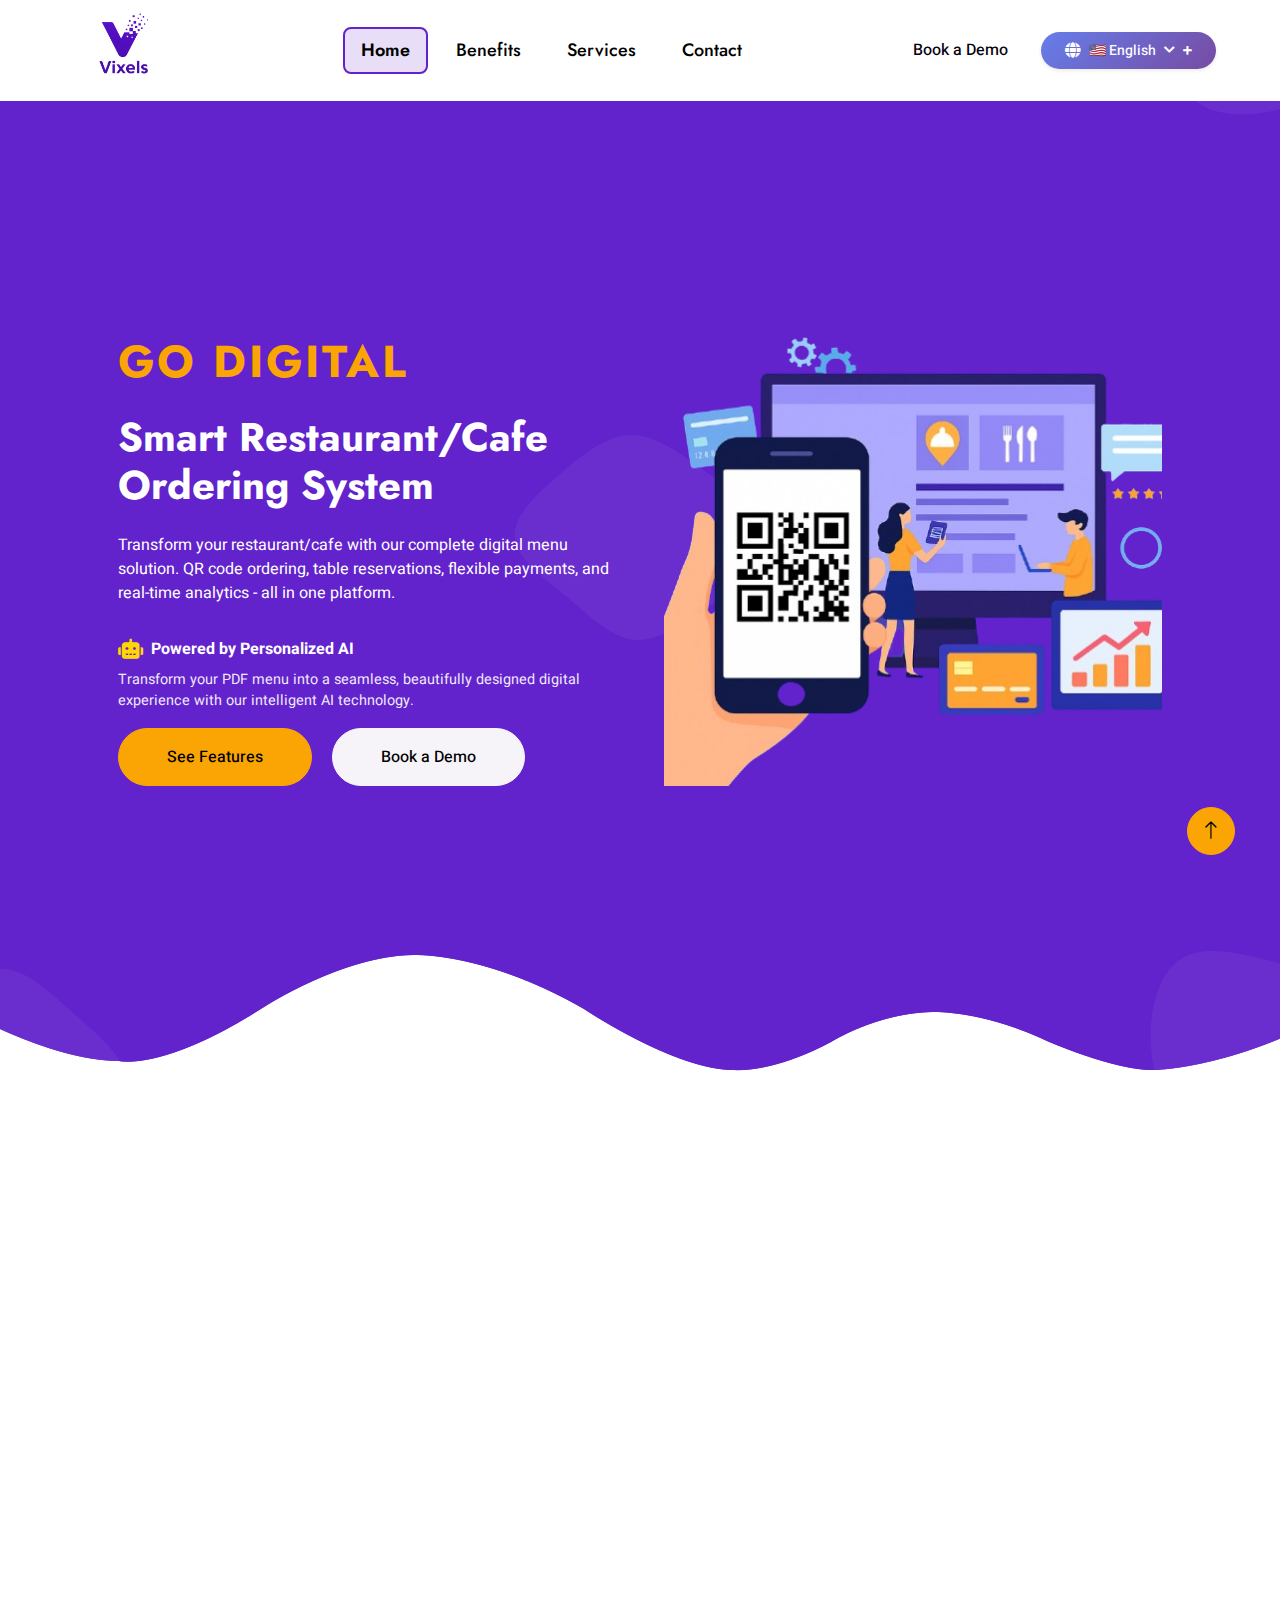
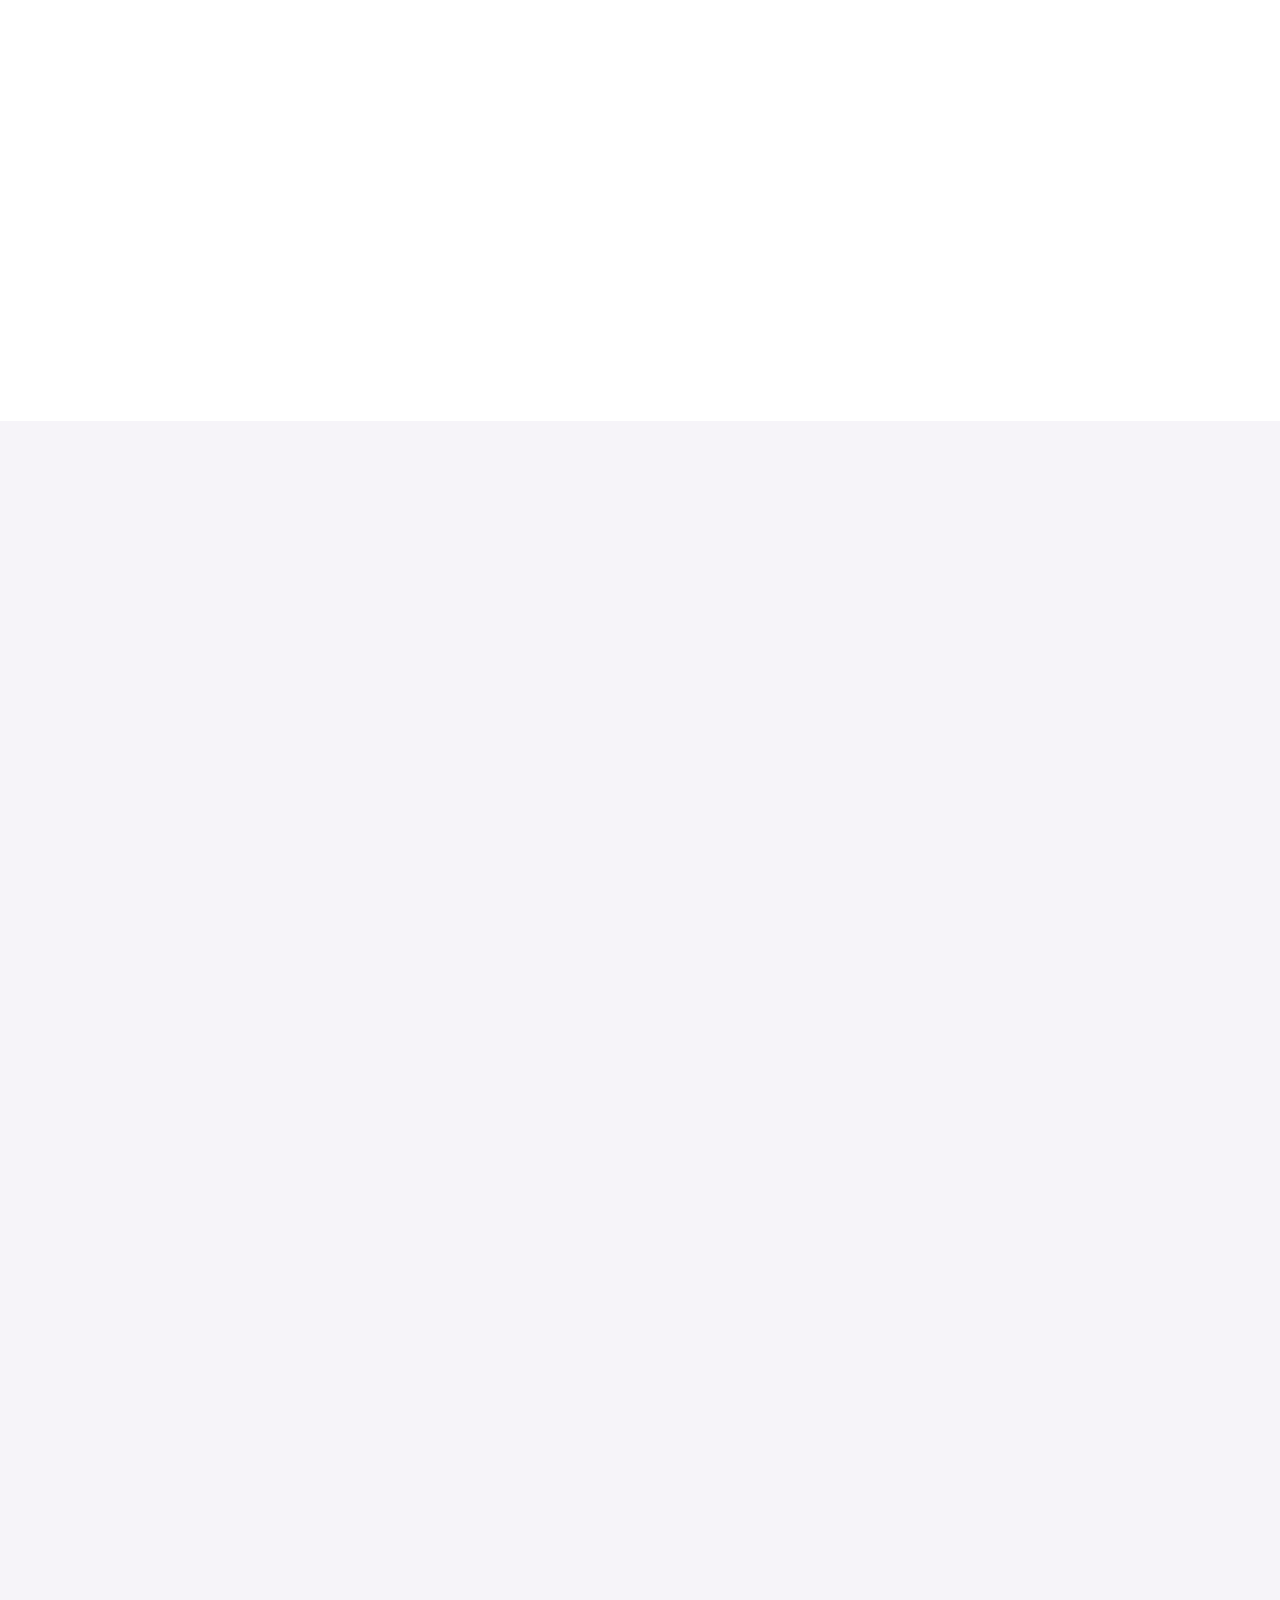
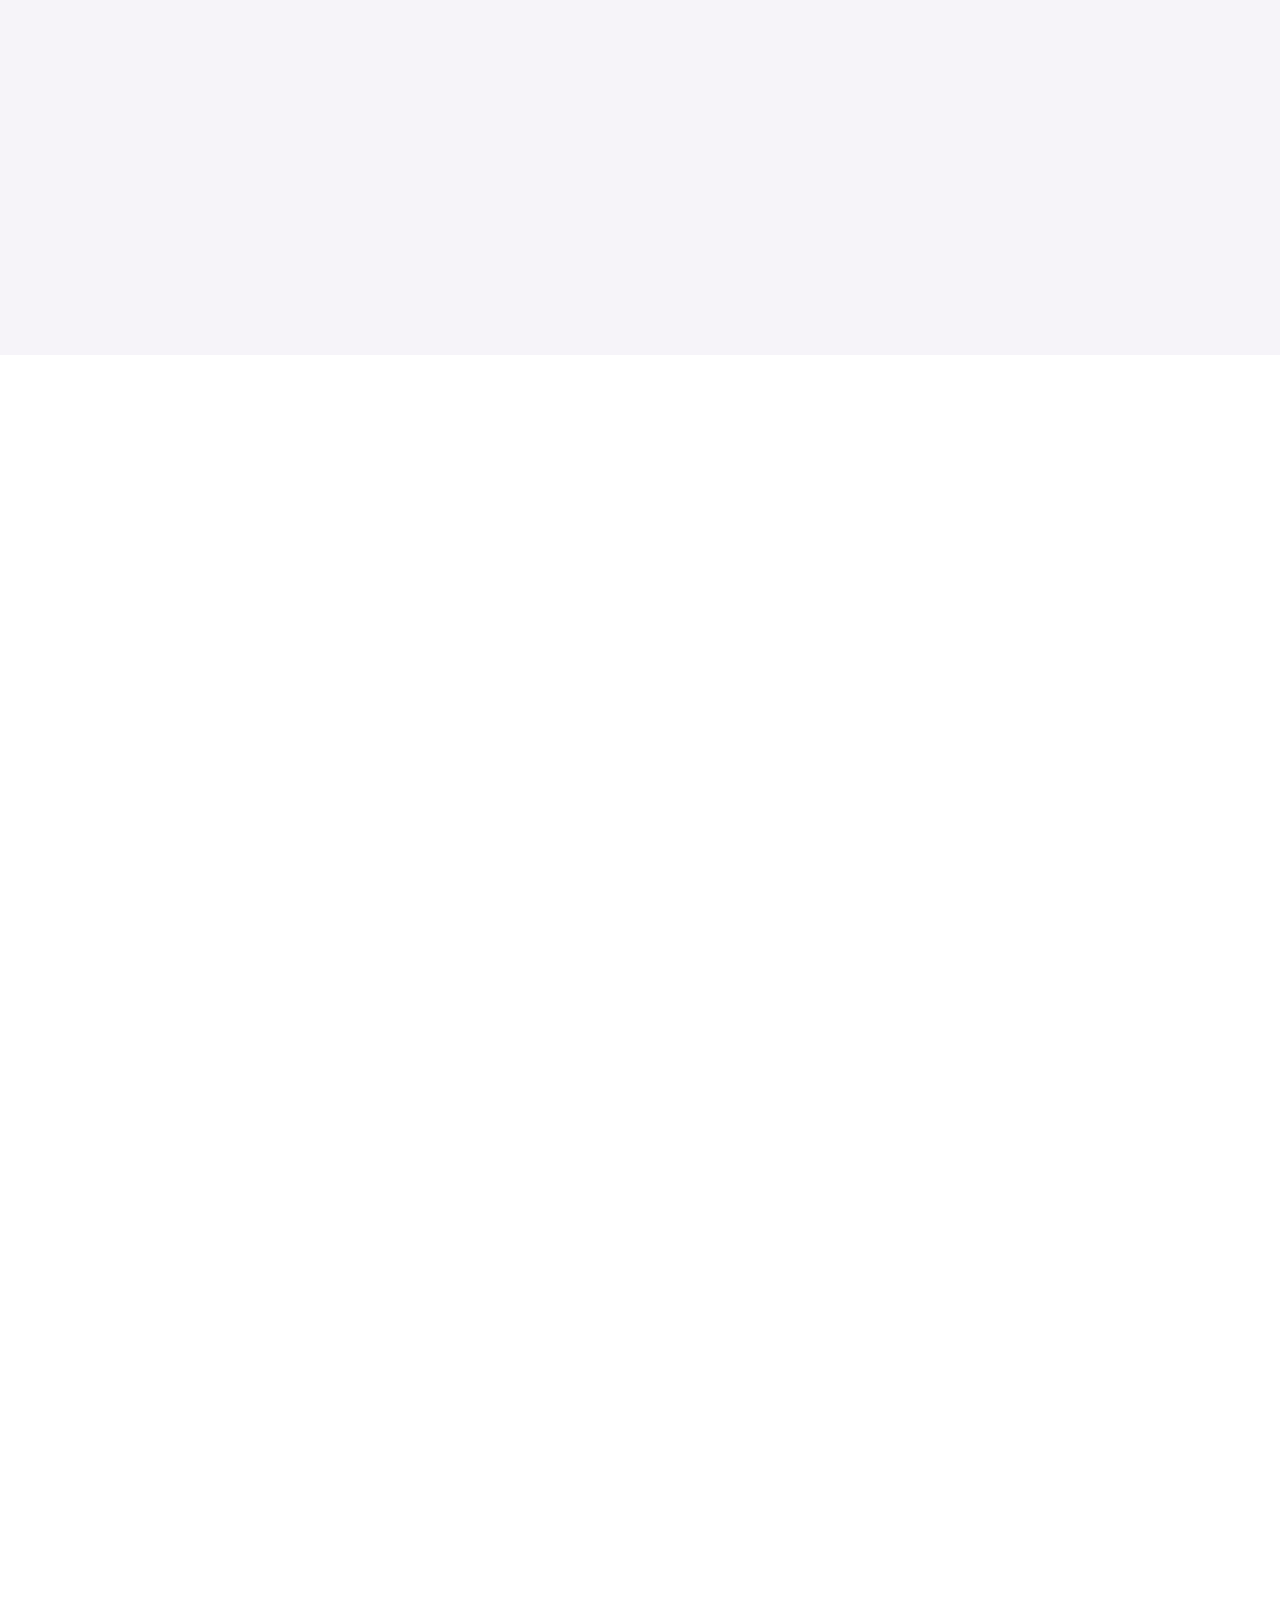
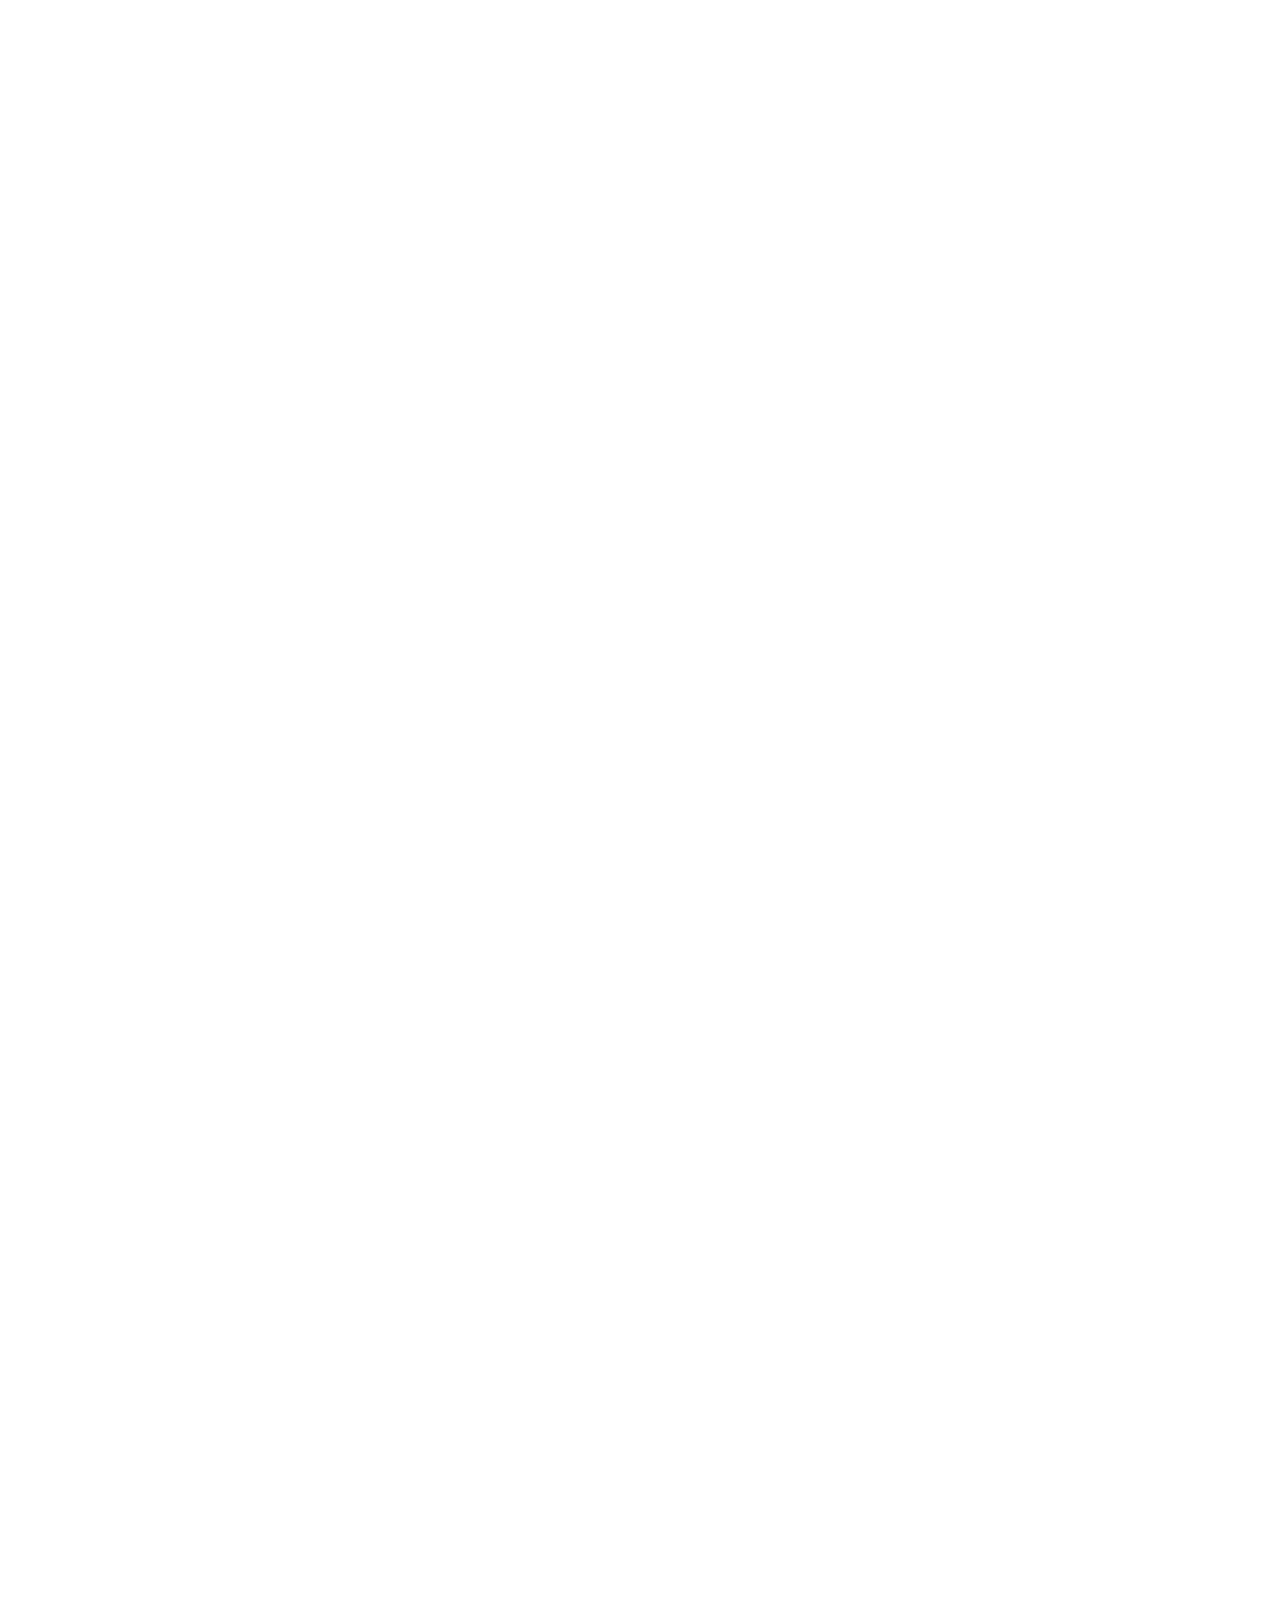
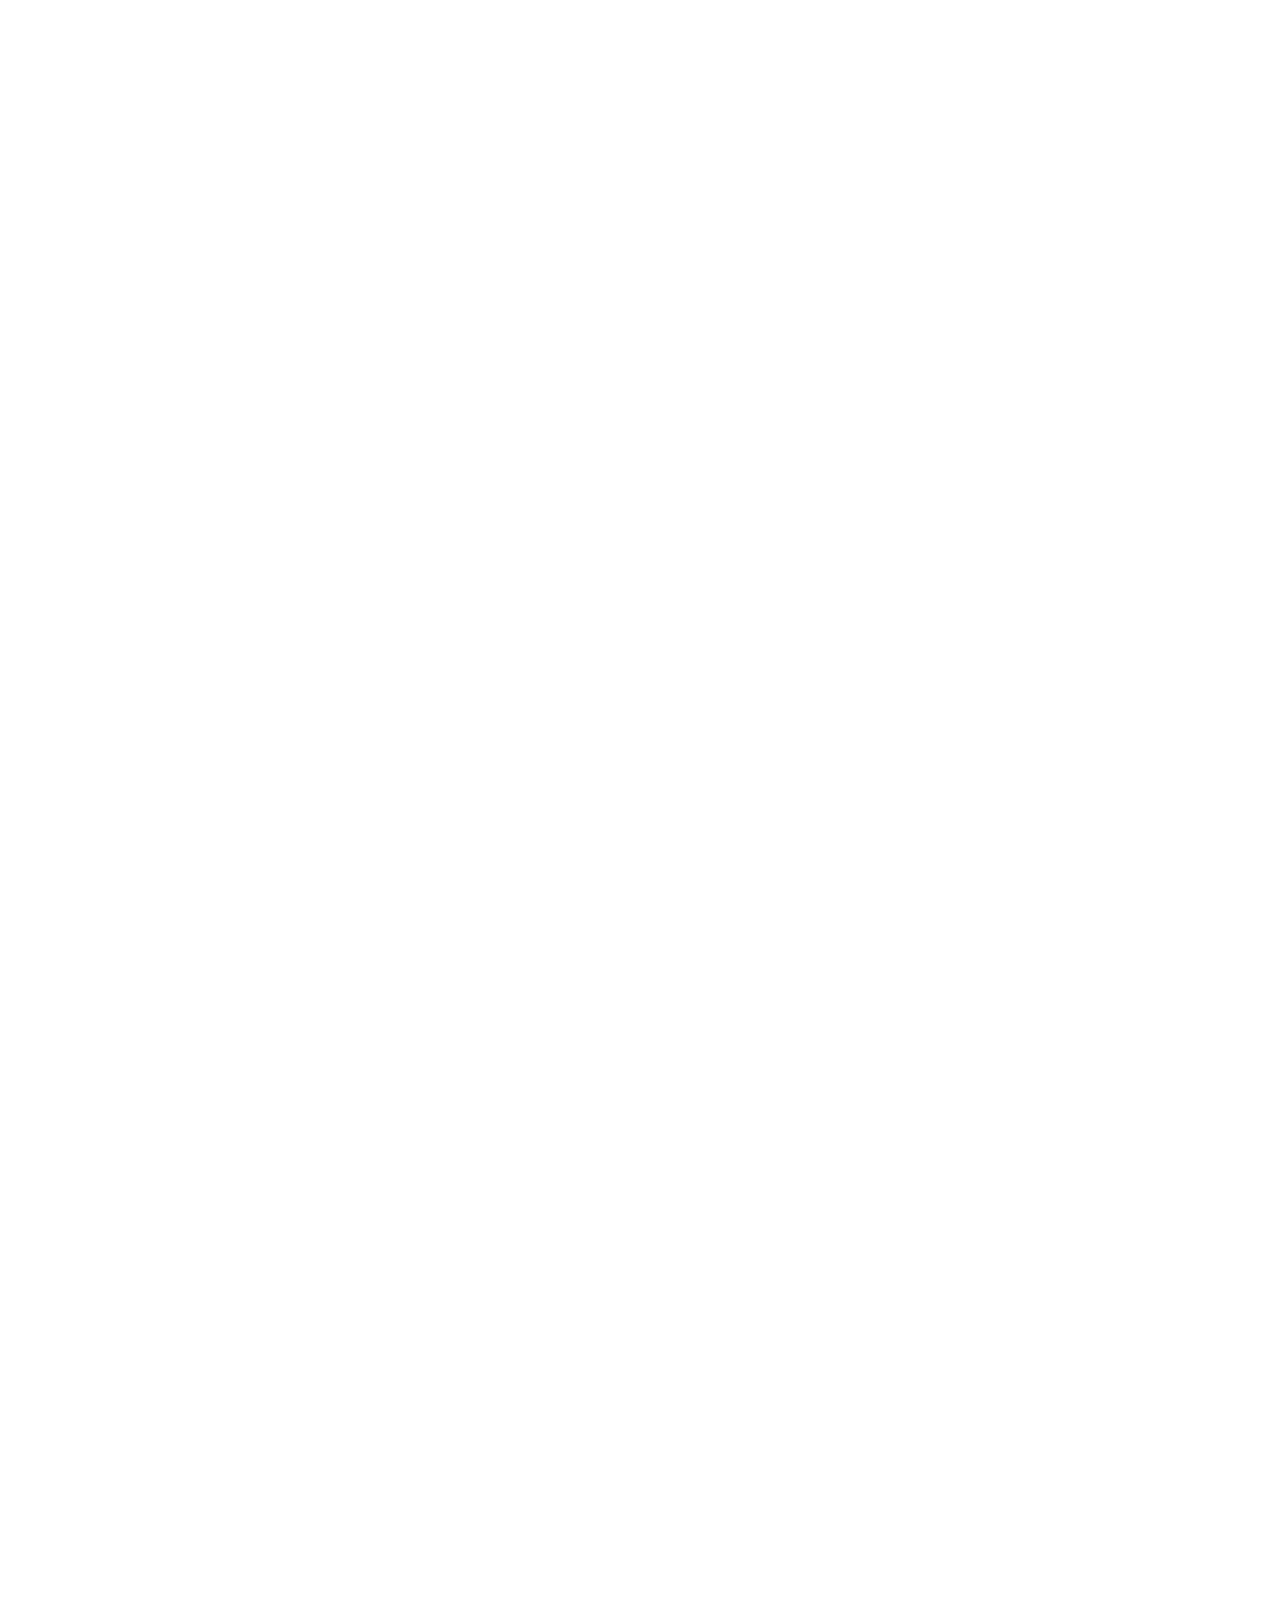
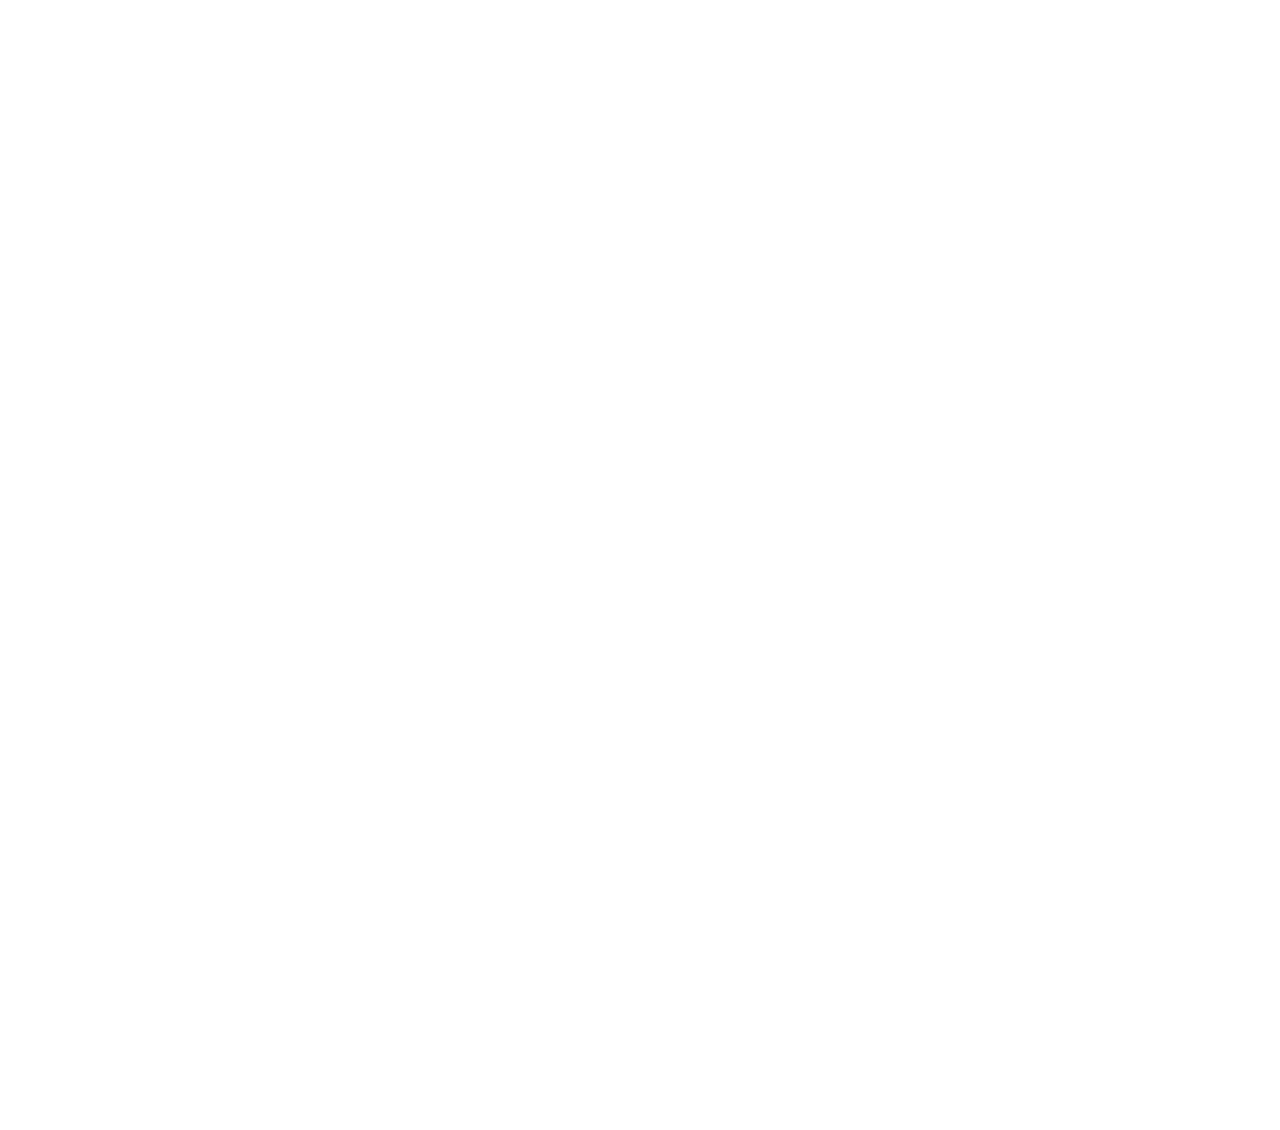
<file: index.html>
<!DOCTYPE html>
<html lang="en">

<head>
    <meta charset="utf-8">
    <title>Vixels - Smart Restaurant Menu System</title>
    <meta content="width=device-width, initial-scale=1.0" name="viewport">
    <meta content="" name="keywords">
    <meta content="" name="description">

    <!-- Favicon -->
    <link href="img/favicon.ico" rel="icon">

    <!-- Google Web Fonts -->
    <link rel="preconnect" href="https://fonts.googleapis.com">
    <link rel="preconnect" href="https://fonts.gstatic.com" crossorigin>
    <link href="https://fonts.googleapis.com/css2?family=Heebo:wght@400;500&family=Jost:wght@500;600;700&display=swap" rel="stylesheet"> 

    <!-- Icon Font Stylesheet -->
    <link href="https://cdnjs.cloudflare.com/ajax/libs/font-awesome/5.10.0/css/all.min.css" rel="stylesheet">
    <link href="https://cdn.jsdelivr.net/npm/bootstrap-icons@1.4.1/font/bootstrap-icons.css" rel="stylesheet">

    <!-- Libraries Stylesheet -->
    <link href="lib/animate/animate.min.css" rel="stylesheet">
    <link href="lib/owlcarousel/assets/owl.carousel.min.css" rel="stylesheet">
    <link href="lib/lightbox/css/lightbox.min.css" rel="stylesheet">

    <!-- Customized Bootstrap Stylesheet -->
    <link href="css/bootstrap.min.css" rel="stylesheet">

    <!-- Template Stylesheet -->
    <link href="css/style.css" rel="stylesheet">
    
    <!-- RTL Support -->
    <link href="css/rtl.css" rel="stylesheet">
    
    <!-- Custom Language Switcher Styles -->
    <style>
        .language-switcher .btn:hover {
            transform: translateY(-2px);
            box-shadow: 0 8px 25px rgba(102, 126, 234, 0.3) !important;
        }
        
        .language-switcher .dropdown-menu {
            animation: fadeInUp 0.3s ease-out;
        }
        
        .language-switcher .dropdown-item:hover {
            background: linear-gradient(135deg, #667eea 0%, #764ba2 100%);
            color: white;
            transform: translateX(5px);
        }
        
        @keyframes fadeInUp {
            from {
                opacity: 0;
                transform: translateY(10px);
            }
            to {
                opacity: 1;
                transform: translateY(0);
            }
        }
        
        .language-switcher .btn:focus {
            box-shadow: 0 0 0 0.2rem rgba(102, 126, 234, 0.25) !important;
        }
        
        /* RTL Support for language switcher */
        [dir="rtl"] .language-switcher .dropdown-menu {
            right: 0 !important;
            left: auto !important;
        }
        
        [dir="rtl"] .language-switcher .dropdown-item:hover {
            transform: translateX(-5px);
        }
        
        /* User Flow Stepper Styles */
        .stepper-container {
            position: relative;
        }
        
        .stepper-wrapper {
            display: flex;
            flex-direction: column;
            gap: 2rem;
        }
        
        .stepper-item {
            display: flex;
            align-items: flex-start;
            gap: 1.5rem;
            position: relative;
            padding: 1.5rem;
            background: white;
            border-radius: 15px;
            box-shadow: 0 5px 15px rgba(0,0,0,0.08);
            transition: all 0.3s ease;
        }
        
        .stepper-item:hover {
            transform: translateY(-5px);
            box-shadow: 0 10px 30px rgba(0,0,0,0.15);
        }
        
        .stepper-item:not(:last-child)::after {
            content: '';
            position: absolute;
            left: 2rem;
            bottom: -2rem;
            width: 2px;
            height: 2rem;
            background: linear-gradient(to bottom, #667eea, #764ba2);
        }
        
        .stepper-icon {
            width: 60px;
            height: 60px;
            background: linear-gradient(135deg, #667eea 0%, #764ba2 100%);
            border-radius: 50%;
            display: flex;
            align-items: center;
            justify-content: center;
            color: white;
            font-size: 24px;
            flex-shrink: 0;
            box-shadow: 0 4px 15px rgba(102, 126, 234, 0.3);
        }
        
        .stepper-content h4 {
            color: #2d3748;
            font-weight: 600;
            margin-bottom: 0.5rem;
            font-size: 1.25rem;
        }
        
        .stepper-content p {
            color: #718096;
            margin: 0;
            line-height: 1.6;
        }
        
        /* Responsive Design */
        @media (max-width: 768px) {
            .stepper-item {
                flex-direction: column;
                text-align: center;
                gap: 1rem;
            }
            
            .stepper-item:not(:last-child)::after {
                left: 50%;
                transform: translateX(-50%);
                width: 2rem;
                height: 2px;
                bottom: -2rem;
            }
            
            .stepper-icon {
                align-self: center;
            }
        }
        
        /* RTL Support */
        [dir="rtl"] .stepper-item {
            flex-direction: row-reverse;
        }
        
        [dir="rtl"] .stepper-item:not(:last-child)::after {
            left: auto;
            right: 2rem;
        }
        
        /* Marketing Section Styles */
        .marketing-features .feature-item {
            transition: all 0.3s ease;
        }
        
        .marketing-features .feature-item:hover {
            transform: translateX(10px);
        }
        
        .marketing-features .feature-icon {
            width: 60px;
            height: 60px;
            background: linear-gradient(135deg, #f8f9fa 0%, #e9ecef 100%);
            border-radius: 50%;
            display: flex;
            align-items: center;
            justify-content: center;
            flex-shrink: 0;
        }
        
        .marketing-features .feature-content h5 {
            color: #2d3748;
            font-weight: 600;
            margin-bottom: 0.5rem;
        }
        
        .marketing-features .feature-content p {
            color: #718096;
            margin: 0;
            line-height: 1.6;
        }
        
        .dashboard-mockup {
            border: 1px solid #e2e8f0;
            max-width: 100%;
        }
        
        .campaign-item {
            transition: all 0.3s ease;
        }
        
        .campaign-item:hover {
            transform: translateY(-2px);
            box-shadow: 0 4px 15px rgba(0,0,0,0.1);
        }
        
        .coupon-code {
            display: flex;
            align-items: center;
            gap: 0.5rem;
        }
        
        .coupon-code code {
            font-family: 'Courier New', monospace;
            font-weight: bold;
        }
        
        /* RTL Support for Marketing Section */
        [dir="rtl"] .marketing-features .feature-item:hover {
            transform: translateX(-10px);
        }
        
        /* Go Digital Banner Styles */
        .go-digital-banner {
            position: relative;
            display: inline-block;
        }
        
        .go-digital-text {
            position: relative;
            font-size: 2.8rem;
            font-weight: 700;
            letter-spacing: 3px;
            line-height: 1.2;
        }
        
        .digital-glitch {
            position: relative;
            display: inline-block;
            color: #FBA504;
            text-transform: uppercase;
            animation: glitch 3s infinite;
        }
        
        .digital-shine {
            position: absolute;
            top: 0;
            left: 0;
            width: 100%;
            height: 100%;
            color: #FFD700;
            text-transform: uppercase;
            opacity: 0;
            animation: shine 4s infinite;
            pointer-events: none;
        }
        
        @keyframes glitch {
            0%, 95%, 100% {
                transform: translate(0);
            }
            97% {
                transform: translate(-1px, 1px);
            }
            98% {
                transform: translate(1px, -1px);
            }
            99% {
                transform: translate(-1px, -1px);
            }
        }
        
        @keyframes shine {
            0%, 100% {
                opacity: 0;
                clip-path: inset(0 100% 0 0);
            }
            50% {
                opacity: 0.7;
                clip-path: inset(0 0 0 0);
            }
        }
        
        @media (max-width: 768px) {
            .go-digital-text {
                font-size: 2rem;
                letter-spacing: 2px;
            }
        }
        
        @media (max-width: 576px) {
            .go-digital-text {
                font-size: 1.5rem;
                letter-spacing: 1px;
            }
        }
    </style>
</head>

<body>
    <div class="container-xxl bg-white p-0">
        <!-- Spinner Start -->
        <div id="spinner" class="show bg-white position-fixed translate-middle w-100 vh-100 top-50 start-50 d-flex align-items-center justify-content-center">
            <div class="spinner-grow text-primary" style="width: 3rem; height: 3rem;" role="status">
                <span class="sr-only">Loading...</span>
            </div>
        </div>
        <!-- Spinner End -->


        <!-- Navbar & Hero Start -->
        <div class="container-xxl position-relative p-0">
            <nav class="navbar navbar-expand-lg navbar-light px-4 px-lg-5 py-3 py-lg-0">
                <a href="" class="navbar-brand p-0">
                    <img src="img/vixels2.png" alt="Vixels Logo" style="max-height: 100px;">
                    <!-- <h1 class="m-0">Vixels</h1> -->
                </a>
                <button class="navbar-toggler" type="button" data-bs-toggle="collapse" data-bs-target="#navbarCollapse">
                    <span class="fa fa-bars"></span>
                </button>
                <div class="collapse navbar-collapse" id="navbarCollapse">
                    <div class="navbar-nav mx-auto py-0">
                        <a href="index.html" class="nav-item nav-link active" data-translate="nav.home">Home</a>
                        <a href="#benefits-section" class="nav-item nav-link" data-translate="nav.benefits">Benefits</a>
                        <a href="#user-flow-stepper" class="nav-item nav-link" data-translate="nav.services">Services</a>
                        <a href="#footer" class="nav-item nav-link" data-translate="nav.contact">Contact</a>
                    </div>
                    <div class="d-flex gap-2">
                        <!-- Language Switcher -->
                        <a href="demo-booking.html" class="btn rounded-pill py-2 px-4 d-none d-lg-block" data-translate="nav.book-demo">Book a Demo</a>

                        <div class="language-switcher d-flex align-items-center me-3">
                            <div class="dropdown">
                                <button class="btn btn-light border-0 shadow-sm dropdown-toggle rounded-pill py-2 px-4 d-flex align-items-center" type="button" id="languageDropdown" data-bs-toggle="dropdown" aria-expanded="false" style="background: linear-gradient(135deg, #667eea 0%, #764ba2 100%); color: white; font-weight: 500; transition: all 0.3s ease;">
                                    <i class="fa fa-globe me-2" style="font-size: 16px;"></i>
                                    <span id="current-lang" style="font-size: 14px;">🇺🇸 English</span>
                                    <i class="fa fa-chevron-down ms-2" style="font-size: 12px;"></i>
                                </button>
                                <ul class="dropdown-menu dropdown-menu-end shadow-lg border-0" aria-labelledby="languageDropdown" style="border-radius: 15px; padding: 8px; min-width: 180px;">
                                    <li><a class="dropdown-item language-option d-flex align-items-center py-2 px-3 rounded" href="#" data-lang="en" style="border-radius: 8px; transition: all 0.2s ease;"><span class="me-2" style="font-size: 16px;">🇺🇸</span><span>English</span></a></li>
                                    <li><a class="dropdown-item language-option d-flex align-items-center py-2 px-3 rounded" href="#" data-lang="de" style="border-radius: 8px; transition: all 0.2s ease;"><span class="me-2" style="font-size: 16px;">🇩🇪</span><span>Deutsch</span></a></li>
                                    <li><a class="dropdown-item language-option d-flex align-items-center py-2 px-3 rounded" href="#" data-lang="fr" style="border-radius: 8px; transition: all 0.2s ease;"><span class="me-2" style="font-size: 16px;">🇫🇷</span><span>Français</span></a></li>
                                    <li><a class="dropdown-item language-option d-flex align-items-center py-2 px-3 rounded" href="#" data-lang="ar" style="border-radius: 8px; transition: all 0.2s ease;"><span class="me-2" style="font-size: 16px;">🇸🇦</span><span>العربية</span></a></li>
                                </ul>
                            </div>
                        </div>
                    </div>
                </div>
            </nav>

            <div class="container-xxl bg-primary hero-header">
                <div class="container px-lg-5">
                    <div class="row g-5 align-items-end">
                        <div class="col-lg-6 text-center text-lg-start">
                            <!-- Go Digital Banner -->
                            <div class="go-digital-banner mb-4 animated slideInDown">
                                <h2 class="mb-0 go-digital-text">
                                    <span class="digital-glitch" data-translate="hero.go-digital" data-text="GO DIGITAL">GO DIGITAL</span>
                                    <span class="digital-shine" data-translate="hero.go-digital">GO DIGITAL</span>
                                </h2>
                            </div>
                            <!-- End Go Digital Banner -->
                            <h1 class="text-white mb-4 animated slideInDown" data-translate="hero.title">Smart Restaurant/Cafe Ordering System</h1>
                            <p class="text-white pb-3 animated slideInDown" data-translate="hero.subtitle">Transform your restaurant/cafe with our complete digital menu solution. QR code ordering, table reservations, flexible payments, and real-time analytics - all in one platform.</p>
                            <div class="text-white pb-3 animated slideInDown">
                                <div class="d-flex align-items-center mb-2">
                                    <i class="fa fa-robot me-2" style="color: #ffd700; font-size: 20px;"></i>
                                    <span class="fw-bold" data-translate="hero.ai-feature">Powered by Personalized AI</span>
                                </div>
                                <p class="mb-0" style="font-size: 0.9rem; opacity: 0.9;" data-translate="hero.ai-description">Transform your PDF menu into a seamless, beautifully designed digital experience with our intelligent AI technology.</p>
                            </div>
                            <a href="#service" class="btn btn-secondary py-sm-3 px-sm-5 rounded-pill me-3 animated slideInLeft" data-translate="hero.see-features">See Features</a>
                            <a href="demo-booking.html" class="btn btn-light py-sm-3 px-sm-5 rounded-pill animated slideInRight" data-translate="hero.book-demo">Book a Demo</a>
                        </div>
                        <div class="col-lg-6 text-center text-lg-start">
                            <img class="img-fluid animated zoomIn" src="img/hero.png" alt="">
                        </div>
                    </div>
                </div>
            </div>
        </div>
        <!-- Navbar & Hero End -->


        <!-- Benefits Section Start -->
        <div id="benefits-section" class="container-xxl py-5">
            <div class="container py-5 px-lg-5">
                <div class="row g-5 align-items-center">
                    <div class="col-lg-6 wow fadeInUp" data-wow-delay="0.1s">
                        <p class="section-title text-secondary" data-translate="benefits.title">Benefits<span></span></p>
                        <h1 class="mb-5" data-translate="benefits.title">Why Partner With Us ? </h1>
                        <p class="mb-4" data-translate="benefits.subtitle">Transform your restaurant operations with our digital menu system. Build your brand with a professional website, manage income through our comprehensive dashboard, boost marketing reach, streamline operations with online reservations and customer satisfaction improvement.</p>
                        <div class="skill mb-4">
                            <div class="d-flex justify-content-between">
                                <p class="mb-2" data-translate="benefits.income-improvement">Income Improvement</p>
                                <p class="mb-2">75%</p>
                            </div>
                            <div class="progress">
                                <div class="progress-bar bg-primary" role="progressbar" aria-valuenow="75" aria-valuemin="0" aria-valuemax="100"></div>
                            </div>
                        </div>
                        <div class="skill mb-4">
                            <div class="d-flex justify-content-between">
                                <p class="mb-2" data-translate="benefits.customer-experience">Customer Experience Enhancement</p>
                                <p class="mb-2">95%</p>
                            </div>
                            <div class="progress">
                                <div class="progress-bar bg-secondary" role="progressbar" aria-valuenow="95" aria-valuemin="0" aria-valuemax="100"></div>
                            </div>
                        </div>
                        <div class="skill mb-4">
                            <div class="d-flex justify-content-between">
                                <p class="mb-2" data-translate="benefits.online-reservation">Online Reservation System</p>
                                <p class="mb-2">88%</p>
                            </div>
                            <div class="progress">
                                <div class="progress-bar bg-dark" role="progressbar" aria-valuenow="88" aria-valuemin="0" aria-valuemax="100"></div>
                            </div>
                        </div>
                        <div class="skill mb-4">
                            <div class="d-flex justify-content-between">
                                <p class="mb-2" data-translate="benefits.income-management">Income Management Dashboard</p>
                                <p class="mb-2">90%</p>
                            </div>
                            <div class="progress">
                                <div class="progress-bar bg-success" role="progressbar" aria-valuenow="90" aria-valuemin="0" aria-valuemax="100"></div>
                            </div>
                        </div>
                        <div class="skill mb-4">
                            <div class="d-flex justify-content-between">
                                <p class="mb-2" data-translate="benefits.ai-transformation">AI-Powered Menu Transformation</p>
                                <p class="mb-2">98%</p>
                            </div>
                            <div class="progress">
                                <div class="progress-bar bg-warning" role="progressbar" aria-valuenow="98" aria-valuemin="0" aria-valuemax="100" style="background: linear-gradient(135deg, #ffd700 0%, #ffed4e 100%);"></div>
                            </div>
                        </div>
                        <a href="#service" class="btn btn-primary py-sm-3 px-sm-5 rounded-pill mt-3" data-translate="benefits.see-services">See Our Services</a>
                    </div>
                    <div class="col-lg-6">
                        <img class="img-fluid wow zoomIn" data-wow-delay="0.5s" src="img/benefits.png">
                    </div>
                </div>
            </div>
        </div>
        <!-- Benefits Section End -->


        <!-- User Flow Stepper Start -->
        <div id="user-flow-stepper" class="container-xxl py-5 bg-light">
            <div class="container py-5 px-lg-5">
                <div class="wow fadeInUp" data-wow-delay="0.1s">
                    <p class="section-title text-secondary justify-content-center"><span></span><span data-translate="user-flow.title">How It Works</span><span></span></p>
                    <h1 class="text-center mb-5" data-translate="user-flow.subtitle">Simple Steps to Digital Success</h1>
                    <p class="text-center mb-5" data-translate="user-flow.description">Experience the seamless journey from QR code scanning to order completion and business management.</p>
                </div>
                
                <div class="row justify-content-center">
                    <div class="col-lg-10">
                        <div class="stepper-container">
                            <div class="stepper-wrapper">
                                <!-- Step 1 -->
                                <div class="stepper-item wow fadeInUp" data-wow-delay="0.1s">
                                    <div class="stepper-icon">
                                        <i class="fa fa-qrcode"></i>
                                    </div>
                                    <div class="stepper-content">
                                        <h4 data-translate="user-flow.step1.title">Scan QR Code</h4>
                                        <p data-translate="user-flow.step1.description">Customer scans the unique QR code on their table to access the digital menu instantly.</p>
                                    </div>
                                </div>
                                
                                <!-- Step 2 -->
                                <div class="stepper-item wow fadeInUp" data-wow-delay="0.2s">
                                    <div class="stepper-icon">
                                        <i class="fa fa-list-alt"></i>
                                    </div>
                                    <div class="stepper-content">
                                        <h4 data-translate="user-flow.step2.title">Browse AI-Transformed Menu</h4>
                                        <p data-translate="user-flow.step2.description">Explore our beautifully designed digital menu, transformed from your PDF using our personalized AI technology. High-quality images, descriptions, and real-time availability.</p>
                                    </div>
                                </div>
                                
                                <!-- Step 3 -->
                                <div class="stepper-item wow fadeInUp" data-wow-delay="0.3s">
                                    <div class="stepper-icon">
                                        <i class="fa fa-shopping-cart"></i>
                                    </div>
                                    <div class="stepper-content">
                                        <h4 data-translate="user-flow.step3.title">Place Order</h4>
                                        <p data-translate="user-flow.step3.description">Select items, customize orders, and pay securely through multiple payment options.</p>
                                    </div>
                                </div>
                                
                                <!-- Step 4 -->
                                <div class="stepper-item wow fadeInUp" data-wow-delay="0.4s">
                                    <div class="stepper-icon">
                                        <i class="fa fa-bell"></i>
                                    </div>
                                    <div class="stepper-content">
                                        <h4 data-translate="user-flow.step4.title">Instant Notification</h4>
                                        <p data-translate="user-flow.step4.description">Restaurant owner receives instant order notification via tablet, smartphone, or kitchen printer.</p>
                                    </div>
                                </div>
                                
                                <!-- Step 5 -->
                                <div class="stepper-item wow fadeInUp" data-wow-delay="0.5s">
                                    <div class="stepper-icon">
                                        <i class="fa fa-clock"></i>
                                    </div>
                                    <div class="stepper-content">
                                        <h4 data-translate="user-flow.step5.title">Order Tracking</h4>
                                        <p data-translate="user-flow.step5.description">Customer receives order confirmation and real-time countdown timer through the app.</p>
                                    </div>
                                </div>
                                
                                <!-- Step 6 -->
                                <div class="stepper-item wow fadeInUp" data-wow-delay="0.6s">
                                    <div class="stepper-icon">
                                        <i class="fa fa-smile"></i>
                                    </div>
                                    <div class="stepper-content">
                                        <h4 data-translate="user-flow.step6.title">Enjoy Experience</h4>
                                        <p data-translate="user-flow.step6.description">Customer receives their order and enjoys a seamless, contactless dining experience.</p>
                                    </div>
                                </div>
                                
                                <!-- Step 7 -->
                                <div class="stepper-item wow fadeInUp" data-wow-delay="0.7s">
                                    <div class="stepper-icon">
                                        <i class="fa fa-chart-line"></i>
                                    </div>
                                    <div class="stepper-content">
                                        <h4 data-translate="user-flow.step7.title">Dashboard Management</h4>
                                        <p data-translate="user-flow.step7.description">All orders and customer data are stored in your dashboard for income tracking and business scalability.</p>
                                    </div>
                                </div>
                                
                                <!-- Step 8 -->
                                <div class="stepper-item wow fadeInUp" data-wow-delay="0.8s">
                                    <div class="stepper-icon">
                                        <i class="fa fa-heart"></i>
                                    </div>
                                    <div class="stepper-content">
                                        <h4 data-translate="user-flow.step8.title">Customer Engagement</h4>
                                        <p data-translate="user-flow.step8.description">Create exclusive coupon codes for discounts and send personalized marketing emails to keep customers engaged and coming back to your restaurant/cafe.</p>
                                    </div>
                                </div>
                            </div>
                        </div>
                    </div>
                </div>
            </div>
        </div>
        <!-- User Flow Stepper End -->


        <!-- Website Integration Stepper Start -->
        <div class="container-xxl py-5 bg-white">
            <div class="container py-5 px-lg-5">
                <div class="wow fadeInUp" data-wow-delay="0.1s">
                    <p class="section-title text-secondary justify-content-center"><span></span><span data-translate="website-flow.title">Website Integration</span><span></span></p>
                    <h1 class="text-center mb-5" data-translate="website-flow.subtitle">Seamless Website Solutions for Every Business</h1>
                    <p class="text-center mb-5" data-translate="website-flow.description">Whether you have an existing website or need one created, we provide complete solutions to integrate our digital menu system seamlessly.</p>
                </div>
                
                <div class="row justify-content-center">
                    <div class="col-lg-10">
                        <div class="stepper-container">
                            <div class="stepper-wrapper">
                                <!-- Step 1 -->
                                <div class="stepper-item wow fadeInUp" data-wow-delay="0.1s">
                                    <div class="stepper-icon">
                                        <i class="fa fa-globe"></i>
                                    </div>
                                    <div class="stepper-content">
                                        <h4 data-translate="website-flow.step1.title">Website Creation or Integration</h4>
                                        <p data-translate="website-flow.step1.description">For restaurants/cafes without a website, we create a creative, professional website. For existing websites, we provide simple API integration to implement the menu in minutes.</p>
                                    </div>
                                </div>
                                
                                <!-- Step 2 -->
                                <div class="stepper-item wow fadeInUp" data-wow-delay="0.2s">
                                    <div class="stepper-icon">
                                        <i class="fa fa-list-alt"></i>
                                    </div>
                                    <div class="stepper-content">
                                        <h4 data-translate="website-flow.step2.title">Menu Implementation</h4>
                                        <p data-translate="website-flow.step2.description">We implement your digital menu directly into your website with high-quality images, descriptions, and real-time pricing updates.</p>
                                    </div>
                                </div>
                                
                                <!-- Step 3 -->
                                <div class="stepper-item wow fadeInUp" data-wow-delay="0.3s">
                                    <div class="stepper-icon">
                                        <i class="fa fa-calendar-plus"></i>
                                    </div>
                                    <div class="stepper-content">
                                        <h4 data-translate="website-flow.step3.title">Online Table Reservations</h4>
                                        <p data-translate="website-flow.step3.description">We implement online table reservation system to both newly created websites and existing ones through simple integration.</p>
                                    </div>
                                </div>
                                
                                <!-- Step 4 -->
                                <div class="stepper-item wow fadeInUp" data-wow-delay="0.4s">
                                    <div class="stepper-icon">
                                        <i class="fa fa-bell"></i>
                                    </div>
                                    <div class="stepper-content">
                                        <h4 data-translate="website-flow.step4.title">Reservation Notifications</h4>
                                        <p data-translate="website-flow.step4.description">The admin receives all reservation orders instantly in the dashboard with customer details and preferences.</p>
                                    </div>
                                </div>
                                
                                <!-- Step 5 -->
                                <div class="stepper-item wow fadeInUp" data-wow-delay="0.5s">
                                    <div class="stepper-icon">
                                        <i class="fa fa-check-circle"></i>
                                    </div>
                                    <div class="stepper-content">
                                        <h4 data-translate="website-flow.step5.title">Reservation Confirmation</h4>
                                        <p data-translate="website-flow.step5.description">Customer receives immediate confirmation of their reservation with details and any special instructions.</p>
                                    </div>
                                </div>
                                
                                <!-- Step 6 -->
                                <div class="stepper-item wow fadeInUp" data-wow-delay="0.6s">
                                    <div class="stepper-icon">
                                        <i class="fa fa-smile"></i>
                                    </div>
                                    <div class="stepper-content">
                                        <h4 data-translate="website-flow.step6.title">Enhanced Experience</h4>
                                        <p data-translate="website-flow.step6.description">Customer enjoys a seamless experience with online reservations, and the store owner increases income and customer satisfaction.</p>
                                    </div>
                                </div>
                            </div>
                        </div>
                    </div>
                </div>
            </div>
        </div>
        <!-- Website Integration Stepper End -->


        <!-- Marketing & Customer Engagement Start -->
        <div class="container-xxl py-5">
            <div class="container py-5 px-lg-5">
                <div class="wow fadeInUp" data-wow-delay="0.1s">
                    <p class="section-title text-secondary justify-content-center"><span></span><span data-translate="marketing.title">Customer Engagement</span><span></span></p>
                    <h1 class="text-center mb-5" data-translate="marketing.subtitle">Build Lasting Relationships with Your Customers</h1>
                    <p class="text-center mb-5" data-translate="marketing.description">Keep your customers engaged and coming back with personalized email marketing, exclusive offers, and loyalty rewards.</p>
                </div>
                
                <div class="row g-4 align-items-center">
                    <div class="col-lg-6 wow fadeInLeft" data-wow-delay="0.1s">
                        <div class="marketing-features">
                            <div class="feature-item d-flex mb-4">
                                <div class="feature-icon me-3">
                                    <i class="fa fa-envelope fa-2x text-primary"></i>
                                </div>
                                <div class="feature-content">
                                    <h5 data-translate="marketing.email-updates.title">Email Updates & Newsletters</h5>
                                    <p data-translate="marketing.email-updates.description">Send personalized email updates about new menu items, special events, and restaurant news to keep customers informed and engaged.</p>
                                </div>
                            </div>
                            
                            <div class="feature-item d-flex mb-4">
                                <div class="feature-icon me-3">
                                    <i class="fa fa-ticket-alt fa-2x text-secondary"></i>
                                </div>
                                <div class="feature-content">
                                    <h5 data-translate="marketing.coupon-codes.title">Exclusive Coupon Codes</h5>
                                    <p data-translate="marketing.coupon-codes.description">Create and distribute exclusive discount codes and promotional offers to reward loyal customers and attract new ones.</p>
                                </div>
                            </div>
                            
                            <div class="feature-item d-flex mb-4">
                                <div class="feature-icon me-3">
                                    <i class="fa fa-birthday-cake fa-2x text-success"></i>
                                </div>
                                <div class="feature-content">
                                    <h5 data-translate="marketing.birthday-offers.title">Birthday & Special Occasions</h5>
                                    <p data-translate="marketing.birthday-offers.description">Automatically send birthday wishes with special offers and celebrate customer milestones to strengthen relationships.</p>
                                </div>
                            </div>
                            
                            <div class="feature-item d-flex">
                                <div class="feature-icon me-3">
                                    <i class="fa fa-chart-line fa-2x text-warning"></i>
                                </div>
                                <div class="feature-content">
                                    <h5 data-translate="marketing.analytics.title">Customer Analytics & Insights</h5>
                                    <p data-translate="marketing.analytics.description">Track customer behavior, preferences, and engagement metrics to optimize your marketing campaigns and improve customer satisfaction.</p>
                                </div>
                            </div>
                        </div>
                    </div>
                    
                    <div class="col-lg-6 wow fadeInRight" data-wow-delay="0.3s">
                        <div class="marketing-dashboard-preview">
                            <div class="dashboard-mockup bg-light rounded-3 p-4 shadow-lg">
                                <div class="dashboard-header mb-4">
                                    <h6 class="text-primary mb-2" data-translate="marketing.dashboard.title">Marketing Dashboard</h6>
                                    <div class="d-flex gap-2 mb-3">
                                        <button class="btn btn-sm btn-primary" data-translate="marketing.dashboard.new-campaign">New Campaign</button>
                                        <button class="btn btn-sm btn-outline-primary" data-translate="marketing.dashboard.view-analytics">View Analytics</button>
                                    </div>
                                </div>
                                
                                <div class="campaign-item border rounded p-3 mb-3 bg-white">
                                    <div class="d-flex justify-content-between align-items-center">
                                        <div>
                                            <h6 class="mb-1" data-translate="marketing.dashboard.campaign1">Summer Menu Launch</h6>
                                            <small class="text-muted" data-translate="marketing.dashboard.campaign1-stats">Sent to 1,250 customers • 85% open rate</small>
                                        </div>
                                        <span class="badge bg-success">Active</span>
                                    </div>
                                </div>
                                
                                <div class="campaign-item border rounded p-3 mb-3 bg-white">
                                    <div class="d-flex justify-content-between align-items-center">
                                        <div>
                                            <h6 class="mb-1" data-translate="marketing.dashboard.campaign2">Weekend Special Offer</h6>
                                            <small class="text-muted" data-translate="marketing.dashboard.campaign2-stats">Sent to 890 customers • 92% open rate</small>
                                        </div>
                                        <span class="badge bg-warning">Draft</span>
                                    </div>
                                </div>
                                
                                <div class="campaign-item border rounded p-3 mb-3 bg-white">
                                    <div class="d-flex justify-content-between align-items-center">
                                        <div>
                                            <h6 class="mb-1" data-translate="marketing.dashboard.campaign3">Birthday Campaign</h6>
                                            <small class="text-muted" data-translate="marketing.dashboard.campaign3-stats">Auto-sent to 45 customers this month</small>
                                        </div>
                                        <span class="badge bg-info">Automated</span>
                                    </div>
                                </div>
                                
                                <div class="coupon-preview mt-4 p-3 bg-primary text-white rounded">
                                    <h6 class="mb-2" data-translate="marketing.dashboard.coupon-title">Active Coupon Codes</h6>
                                    <div class="coupon-code mb-2">
                                        <code class="bg-white text-primary px-2 py-1 rounded">SUMMER20</code>
                                        <span class="ms-2" data-translate="marketing.dashboard.coupon-discount">20% Off</span>
                                    </div>
                                    <div class="coupon-code">
                                        <code class="bg-white text-primary px-2 py-1 rounded">WELCOME10</code>
                                        <span class="ms-2" data-translate="marketing.dashboard.coupon-discount2">$10 Off First Order</span>
                                    </div>
                                </div>
                            </div>
                        </div>
                    </div>
                </div>
            </div>
        </div>
        <!-- Marketing & Customer Engagement End -->


        <!-- Service Start -->
        <div id="service" class="container-xxl py-5">
            <div class="container py-5 px-lg-5">
                <div class="wow fadeInUp" data-wow-delay="0.1s">
                    <p class="section-title text-secondary justify-content-center"><span></span><span data-translate="services.section-title">Our Services</span> <span></span></p>
                    <h1 class="text-center mb-5" data-translate="services.title">Complete Restaurant Menu System</h1>
                </div>
                <div class="row g-4">
                    <div class="col-lg-4 col-md-6 wow fadeInUp" data-wow-delay="0.1s">
                        <div class="service-item d-flex flex-column text-center rounded">
                            <div class="service-icon flex-shrink-0">
                                <i class="fa fa-globe fa-2x"></i>
                            </div>
                            <h5 class="mb-3" data-translate="services.professional-website.title">Professional Brand Website</h5>
                            <p class="m-0" data-translate="services.professional-website.desc">Build your brand with a custom website featuring your menu, images, and story. Perfect for SEO, social media marketing, and establishing professional online presence.</p>
                        </div>
                    </div>
                    <div class="col-lg-4 col-md-6 wow fadeInUp" data-wow-delay="0.3s">
                        <div class="service-item d-flex flex-column text-center rounded">
                            <div class="service-icon flex-shrink-0">
                                <i class="fa fa-qrcode fa-2x"></i>
                            </div>
                            <h5 class="mb-3" data-translate="services.qr-ordering.title">QR Code Ordering</h5>
                            <p class="m-0" data-translate="services.qr-ordering.desc">Each table has unique QR codes. Customers scan to order, pay, and receive instant notifications.</p>
                        </div>
                    </div>
                    <div class="col-lg-4 col-md-6 wow fadeInUp" data-wow-delay="0.5s">
                        <div class="service-item d-flex flex-column text-center rounded">
                            <div class="service-icon flex-shrink-0">
                                <i class="fa fa-credit-card fa-2x"></i>
                            </div>
                            <h5 class="mb-3" data-translate="services.payments.title">Flexible Payments</h5>
                            <p class="m-0" data-translate="services.payments.desc">Online or in-person payments. Supports Stripe, PayPal and other popular payment gateways.</p>
                        </div>
                    </div>
                    <div class="col-lg-4 col-md-6 wow fadeInUp" data-wow-delay="0.1s">
                        <div class="service-item d-flex flex-column text-center rounded">
                            <div class="service-icon flex-shrink-0">
                                <i class="fa fa-tachometer-alt fa-2x"></i>
                            </div>
                            <h5 class="mb-3" data-translate="services.dashboard.title">Income Management Dashboard</h5>
                            <p class="m-0" data-translate="services.dashboard.desc">Complete financial control with real-time income tracking, sales analytics, profit reports, and revenue insights. Manage your restaurant's financial performance effortlessly.</p>
                        </div>
                    </div>
                    <div class="col-lg-4 col-md-6 wow fadeInUp" data-wow-delay="0.3s">
                        <div class="service-item d-flex flex-column text-center rounded">
                            <div class="service-icon flex-shrink-0">
                                <i class="fa fa-bell fa-2x"></i>
                            </div>
                            <h5 class="mb-3" data-translate="services.notifications.title">Instant Notifications</h5>
                            <p class="m-0" data-translate="services.notifications.desc">Staff get instant order notifications via tablet, smartphone, or kitchen printer.</p>
                        </div>
                    </div>
                    <div class="col-lg-4 col-md-6 wow fadeInUp" data-wow-delay="0.5s">
                        <div class="service-item d-flex flex-column text-center rounded">
                            <div class="service-icon flex-shrink-0">
                                <i class="fa fa-calendar-check fa-2x"></i>
                            </div>
                            <h5 class="mb-3" data-translate="services.reservations.title">Online Reservation System</h5>
                            <p class="m-0" data-translate="services.reservations.desc">Streamline bookings with our integrated online reservation system. Customers book directly from your website, while you manage availability and confirmations from your dashboard.</p>
                        </div>
                    </div>
                    <div class="col-lg-4 col-md-6 wow fadeInUp" data-wow-delay="0.7s">
                        <div class="service-item d-flex flex-column text-center rounded">
                            <div class="service-icon flex-shrink-0">
                                <i class="fa fa-chart-bar fa-2x"></i>
                            </div>
                            <h5 class="mb-3" data-translate="services.analytics.title">Financial Analytics & Reports</h5>
                            <p class="m-0" data-translate="services.analytics.desc">Comprehensive income tracking with detailed financial reports, profit analysis, and revenue insights. Export data for accounting and make informed business decisions.</p>
                        </div>
                    </div>
                    <div class="col-lg-4 col-md-6 wow fadeInUp" data-wow-delay="0.9s">
                        <div class="service-item d-flex flex-column text-center rounded">
                            <div class="service-icon flex-shrink-0">
                                <i class="fa fa-gift fa-2x"></i>
                            </div>
                            <h5 class="mb-3" data-translate="services.upsell.title">Optional Upsell Features</h5>
                            <p class="m-0" data-translate="services.upsell.desc">Loyalty points, discount codes, customer feedback, online delivery - available as paid upgrades.</p>
                        </div>
                    </div>
                </div>
            </div>
        </div>
        <!-- Service End -->


        <!-- Demo Booking Form Start -->
        <div id="demo-form" class="container-xxl py-5">
            <div class="container py-5 px-lg-5">
                <div class="wow fadeInUp" data-wow-delay="0.1s">
                    <p class="section-title text-secondary justify-content-center"><span></span><span data-translate="demo.title">Book a Demo</span><span></span></p>
                    <h1 class="text-center mb-5" data-translate="demo.title">See How Our System Works for Your Restaurant/Cafe</h1>
                    <p class="text-center mb-5" data-translate="demo.subtitle">Enter your data and we will get back to you by email to schedule your personalized demo.</p>
                </div>
                <div class="row justify-content-center">
                    <div class="col-lg-8">
                        <div class="wow fadeInUp" data-wow-delay="0.3s">
                            <form id="demoForm" class="bg-light rounded p-5">
                                <div class="row g-3">
                                    <div class="col-md-6">
                                        <div class="form-floating">
                                            <input type="text" class="form-control" id="restaurantName" name="restaurantName" placeholder="Restaurant Name" required data-translate="demo.restaurant-name">
                                            <label for="restaurantName" data-translate="demo.restaurant-name">Restaurant/Cafe Name *</label>
                                        </div>
                                    </div>
                                    <div class="col-md-6">
                                        <div class="form-floating">
                                            <input type="text" class="form-control" id="ownerName" name="ownerName" placeholder="Your Name" required data-translate="demo.owner-name">
                                            <label for="ownerName" data-translate="demo.owner-name">Your Name *</label>
                                        </div>
                                    </div>
                                    <div class="col-md-6">
                                        <div class="form-floating">
                                            <input type="email" class="form-control" id="email" name="email" placeholder="Your Email" required data-translate="demo.email">
                                            <label for="email" data-translate="demo.email">Your Email *</label>
                                        </div>
                                    </div>
                                    <div class="col-md-6">
                                        <div class="form-floating">
                                            <input type="tel" class="form-control" id="phone" name="phone" placeholder="Your Phone" data-translate="demo.phone">
                                            <label for="phone" data-translate="demo.phone">Phone Number</label>
                                        </div>
                                    </div>
                                    <div class="col-12">
                                        <div class="form-floating">
                                            <input type="text" class="form-control" id="address" name="address" placeholder="Restaurant Address" data-translate="demo.address">
                                            <label for="address" data-translate="demo.address">Restaurant Address</label>
                                        </div>
                                    </div>
                                    <div class="col-12">
                                        <div class="form-floating">
                                            <textarea class="form-control" placeholder="Tell us about your restaurant/cafe and what you'd like to see in the demo" id="message" name="message" style="height: 120px" data-translate="demo.message"></textarea>
                                            <label for="message" data-translate="demo.message">Tell us about your restaurant/cafe and what you'd like to see in the demo</label>
                                        </div>
                                    </div>
                                    <div class="col-12 text-center">
                                        <button class="btn btn-primary py-3 px-5" type="submit" id="demoSubmitBtn">
                                            <span class="btn-text" data-translate="demo.submit">Book My Demo</span>
                                            <span class="btn-loading d-none">
                                                <span class="spinner-border spinner-border-sm me-2" role="status"></span>
                                                <span data-translate="demo.submitting">Submitting...</span>
                                            </span>
                                        </button>
                                    </div>
                                    <div class="col-12">
                                        <div id="demoFormMessage" class="alert d-none" role="alert"></div>
                                    </div>
                                </div>
                            </form>
                        </div>
                    </div>
                </div>
            </div>
        </div>
        <!-- Demo Booking Form End -->


        <!-- Footer Start -->






        

        <!-- Footer Start -->
        <div id="footer" class="container-fluid bg-primary text-light footer wow fadeIn" data-wow-delay="0.1s">
            <div class="container py-5 px-lg-5">
                <div class="row g-5 align-items-center">
                    <div class="col-lg-6">
                        <div class="text-center text-lg-start">
                            <p class="section-title text-white h4 mb-4" data-translate="footer.contact-info">Contact Information<span></span></p>
                            <div class="contact-details">
                                <div class="contact-item mb-3">
                                    <i class="fa fa-map-marker-alt me-3 text-secondary"></i>
                                    <span class="fs-5">20 Wenlock Road, London N1 7GU, England</span>
                                </div>
                                <div class="contact-item mb-3">
                                    <i class="fa fa-phone-alt me-3 text-secondary"></i>
                                    <span class="fs-5">+49 176 807 32903</span>
                                </div>
                                <div class="contact-item mb-4">
                                    <i class="fa fa-envelope me-3 text-secondary"></i>
                                    <span class="fs-5">jouinimohamed512@gmail.com</span>
                                </div>
                            </div>
                            <div class="social-links">
                                <p class="text-white mb-3" data-translate="footer.follow-us">Follow Us</p>
                                <div class="d-flex justify-content-center justify-content-lg-start gap-3">
                                    <a class="btn btn-outline-light btn-social rounded-circle" href="" style="width: 45px; height: 45px; display: flex; align-items: center; justify-content: center;"><i class="fab fa-twitter"></i></a>
                                    <a class="btn btn-outline-light btn-social rounded-circle" href="" style="width: 45px; height: 45px; display: flex; align-items: center; justify-content: center;"><i class="fab fa-facebook-f"></i></a>
                                    <a class="btn btn-outline-light btn-social rounded-circle" href="" style="width: 45px; height: 45px; display: flex; align-items: center; justify-content: center;"><i class="fab fa-instagram"></i></a>
                                    <a class="btn btn-outline-light btn-social rounded-circle" href="" style="width: 45px; height: 45px; display: flex; align-items: center; justify-content: center;"><i class="fab fa-linkedin-in"></i></a>
                                </div>
                            </div>
                        </div>
                    </div>
                    <div class="col-lg-6">
                        <div class="text-center text-lg-start">
                            <p class="section-title text-white h4 mb-4" data-translate="footer.our-location">Our Location<span></span></p>
                            <div class="map-container" style="height: 300px; border-radius: 12px; overflow: hidden; box-shadow: 0 4px 15px rgba(0,0,0,0.2);">
                                <iframe 
                                    src="https://www.google.com/maps/embed?pb=!1m18!1m12!1m3!1d2482.123456789!2d-0.090278!3d51.520833!2m3!1f0!2f0!3f0!3m2!1i1024!2i768!4f13.1!3m3!1m2!1s0x48761b8b8b8b8b8b%3A0x1234567890abcdef!2s20%20Wenlock%20Rd%2C%20London%20N1%207GU%2C%20UK!5e0!3m2!1sen!2suk!4v1234567890123!5m2!1sen!2suk" 
                                    width="100%" 
                                    height="300" 
                                    style="border:0;" 
                                    allowfullscreen="" 
                                    loading="lazy" 
                                    referrerpolicy="no-referrer-when-downgrade">
                                </iframe>
                            </div>
                        </div>
                    </div>
                </div>
            </div>
        </div>
        <!-- Footer End -->


        <!-- Back to Top -->
        <a href="#" class="btn btn-lg btn-secondary btn-lg-square back-to-top"><i class="bi bi-arrow-up"></i></a>
    </div>

    <!-- JavaScript Libraries -->
    <script src="https://code.jquery.com/jquery-3.4.1.min.js"></script>
    <script src="https://cdn.jsdelivr.net/npm/bootstrap@5.0.0/dist/js/bootstrap.bundle.min.js"></script>
    <script src="lib/wow/wow.min.js"></script>
    <script src="lib/easing/easing.min.js"></script>
    <script src="lib/waypoints/waypoints.min.js"></script>
    <script src="lib/counterup/counterup.min.js"></script>
    <script src="lib/owlcarousel/owl.carousel.min.js"></script>
    <script src="lib/isotope/isotope.pkgd.min.js"></script>
    <script src="lib/lightbox/js/lightbox.min.js"></script>

    <!-- Template Javascript -->
    <script src="js/main.js"></script>
    
    <!-- Translation System -->
    <script src="js/simple-translations.js"></script>

    <!-- Custom Navbar Click Focus Script -->
    <script>
        document.addEventListener('DOMContentLoaded', function() {
            // Get all navbar links
            const navLinks = document.querySelectorAll('.navbar-nav .nav-link');
            
            // Function to remove active class from all links
            function removeActiveClass() {
                navLinks.forEach(link => {
                    link.classList.remove('active');
                });
            }
            
            // Function to add active class to clicked link
            function addActiveClass(clickedLink) {
                clickedLink.classList.add('active');
            }
            
            // Add click event listeners to all navbar links
            navLinks.forEach(link => {
                link.addEventListener('click', function(e) {
                    // Remove active class from all links
                    removeActiveClass();
                    
                    // Add active class to clicked link
                    addActiveClass(this);
                    
                    // For anchor links (like #service, #benefits), prevent default behavior
                    // and handle smooth scrolling
                    if (this.getAttribute('href').startsWith('#')) {
                        e.preventDefault();
                        const targetId = this.getAttribute('href').substring(1);
                        const targetElement = document.getElementById(targetId);
                        
                        if (targetElement) {
                            // Add a small offset to account for navbar height
                            const offsetTop = targetElement.offsetTop - 80;
                            window.scrollTo({
                                top: offsetTop,
                                behavior: 'smooth'
                            });
                        }
                    }
                });
            });
            
            // Handle scroll-based active state for section links
            window.addEventListener('scroll', function() {
                const sections = document.querySelectorAll('section[id], div[id]');
                const scrollPos = window.scrollY + 100;
                
                sections.forEach(section => {
                    const sectionTop = section.offsetTop;
                    const sectionHeight = section.offsetHeight;
                    const sectionId = section.getAttribute('id');
                    
                    if (scrollPos >= sectionTop && scrollPos < sectionTop + sectionHeight) {
                        // Remove active class from all links
                        removeActiveClass();
                        
                        // Add active class to corresponding link
                        const correspondingLink = document.querySelector(`.navbar-nav .nav-link[href="#${sectionId}"]`);
                        if (correspondingLink) {
                            addActiveClass(correspondingLink);
                        }
                    }
                });
            });

            // Demo Form Submission Handler
            const demoForm = document.getElementById('demoForm');
            const demoSubmitBtn = document.getElementById('demoSubmitBtn');
            const demoFormMessage = document.getElementById('demoFormMessage');
            
            // EASY SOLUTION: Use Formspree instead of Google Apps Script
            // Go to https://formspree.io, create a free account, and get your form endpoint
            const FORMSPREE_URL = 'https://formspree.io/f/xkgqldnk';
            
            demoForm.addEventListener('submit', async function(e) {
                e.preventDefault();
                
                // Show loading state
                demoSubmitBtn.disabled = true;
                demoSubmitBtn.querySelector('.btn-text').classList.add('d-none');
                demoSubmitBtn.querySelector('.btn-loading').classList.remove('d-none');
                
                // Hide any previous messages
                demoFormMessage.classList.add('d-none');
                
                try {
                    // Collect form data for Formspree
                    const formData = new FormData();
                    formData.append('restaurantName', document.getElementById('restaurantName').value);
                    formData.append('ownerName', document.getElementById('ownerName').value);
                    formData.append('email', document.getElementById('email').value);
                    formData.append('phone', document.getElementById('phone').value);
                    formData.append('address', document.getElementById('address').value);
                    formData.append('message', document.getElementById('message').value);
                    
                    // Submit to Formspree
                    const response = await fetch(FORMSPREE_URL, {
                        method: 'POST',
                        body: formData
                    });
                    
                    // Show success message
                    demoFormMessage.className = 'alert alert-success';
                    const currentLang = localStorage.getItem('selectedLanguage') || 'en';
                    demoFormMessage.textContent = translations[currentLang]['demo.success'];
                    demoFormMessage.classList.remove('d-none');
                    
                    // Reset form
                    demoForm.reset();
                    
                    // Scroll to message
                    demoFormMessage.scrollIntoView({ behavior: 'smooth', block: 'center' });
                    
                } catch (error) {
                    // Since Formspree is working, always show success even if there's a network error
                    console.log('Form submitted to Formspree successfully');
                    demoFormMessage.className = 'alert alert-success';
                    const currentLang = localStorage.getItem('selectedLanguage') || 'en';
                    demoFormMessage.textContent = translations[currentLang]['demo.success'];
                    demoFormMessage.classList.remove('d-none');
                    
                    // Reset form
                    demoForm.reset();
                    
                    // Scroll to message
                    demoFormMessage.scrollIntoView({ behavior: 'smooth', block: 'center' });
                } finally {
                    // Reset button state
                    demoSubmitBtn.disabled = false;
                    demoSubmitBtn.querySelector('.btn-text').classList.remove('d-none');
                    demoSubmitBtn.querySelector('.btn-loading').classList.add('d-none');
                }
            });
        });
    </script>
</body>

</html>
</file>
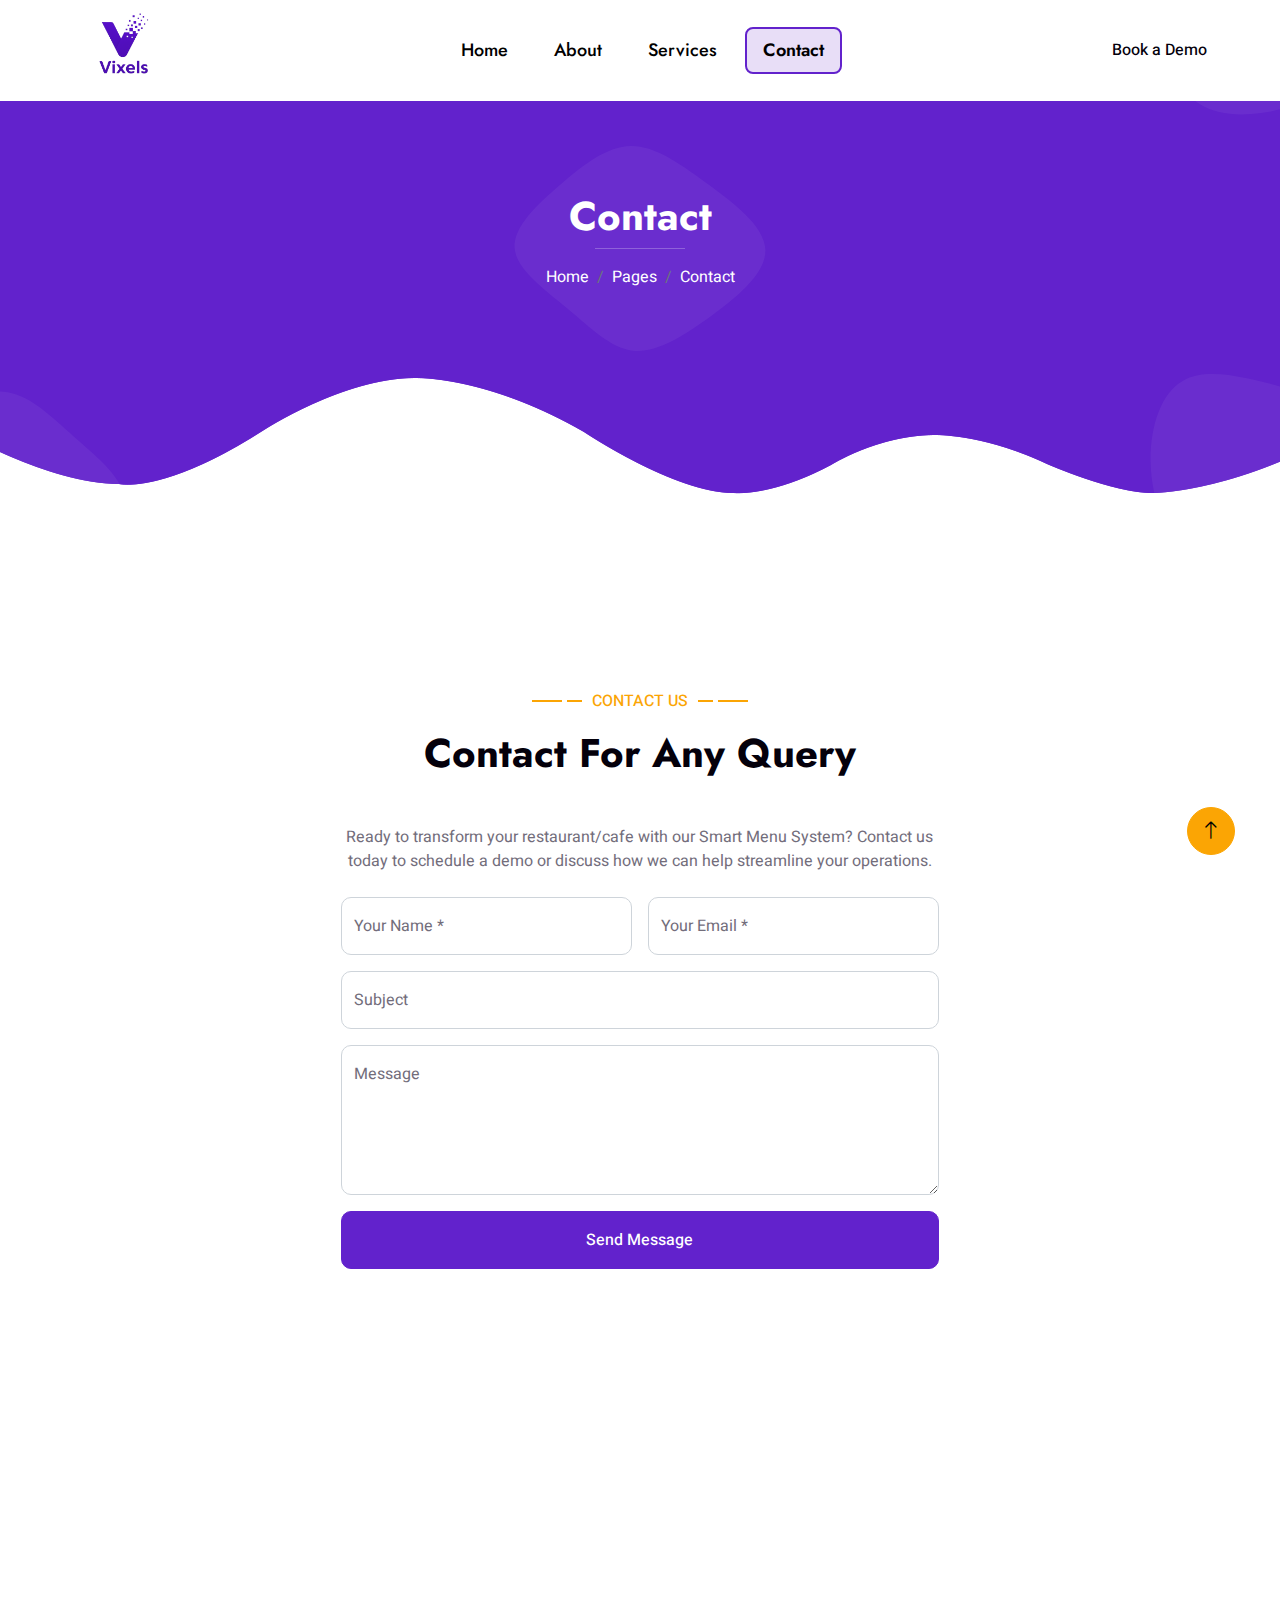
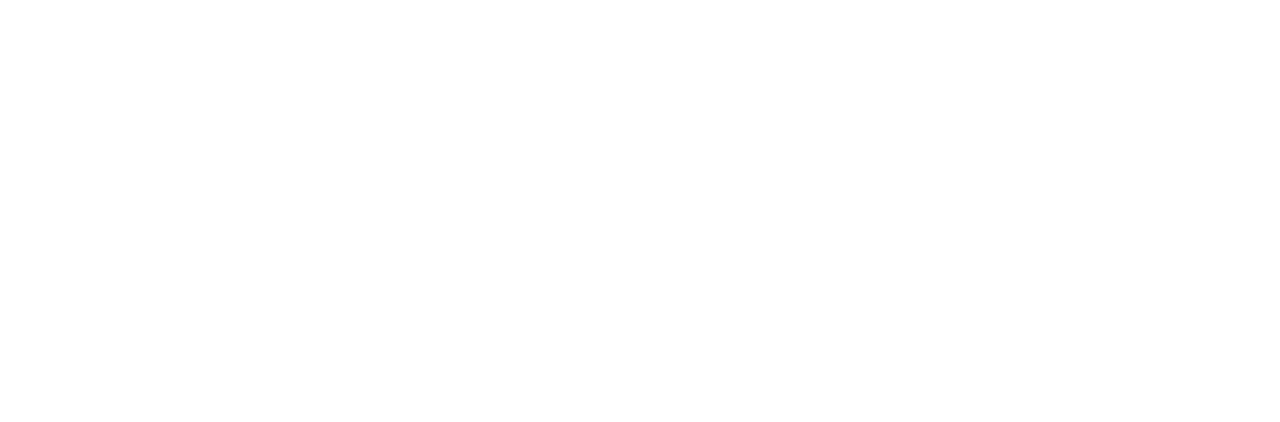
<file: contact.html>
<!DOCTYPE html>
<html lang="en">

<head>
    <meta charset="utf-8">
    <title>Contact - Vixels Smart Restaurant/Cafe Menu System</title>
    <meta content="width=device-width, initial-scale=1.0" name="viewport">
    <meta content="" name="keywords">
    <meta content="" name="description">

    <!-- Favicon -->
    <link href="img/favicon.ico" rel="icon">

    <!-- Google Web Fonts -->
    <link rel="preconnect" href="https://fonts.googleapis.com">
    <link rel="preconnect" href="https://fonts.gstatic.com" crossorigin>
    <link href="https://fonts.googleapis.com/css2?family=Heebo:wght@400;500&family=Jost:wght@500;600;700&display=swap" rel="stylesheet"> 

    <!-- Icon Font Stylesheet -->
    <link href="https://cdnjs.cloudflare.com/ajax/libs/font-awesome/5.10.0/css/all.min.css" rel="stylesheet">
    <link href="https://cdn.jsdelivr.net/npm/bootstrap-icons@1.4.1/font/bootstrap-icons.css" rel="stylesheet">

    <!-- Libraries Stylesheet -->
    <link href="lib/animate/animate.min.css" rel="stylesheet">
    <link href="lib/owlcarousel/assets/owl.carousel.min.css" rel="stylesheet">
    <link href="lib/lightbox/css/lightbox.min.css" rel="stylesheet">

    <!-- Customized Bootstrap Stylesheet -->
    <link href="css/bootstrap.min.css" rel="stylesheet">

    <!-- Template Stylesheet -->
    <link href="css/style.css" rel="stylesheet">
    
    <!-- RTL Support -->
    <link href="css/rtl.css" rel="stylesheet">
</head>

<body>
    <div class="container-xxl bg-white p-0">
        <!-- Spinner Start -->
        <div id="spinner" class="show bg-white position-fixed translate-middle w-100 vh-100 top-50 start-50 d-flex align-items-center justify-content-center">
            <div class="spinner-grow text-primary" style="width: 3rem; height: 3rem;" role="status">
                <span class="sr-only">Loading...</span>
            </div>
        </div>
        <!-- Spinner End -->


        <!-- Navbar & Hero Start -->
        <div class="container-xxl position-relative p-0">
            <nav class="navbar navbar-expand-lg navbar-light px-4 px-lg-5 py-3 py-lg-0">
                <a href="" class="navbar-brand p-0">
                    <img src="img/vixels2.png" alt="Vixels Logo" style="max-height: 100px;">
                    <!-- <h1 class="m-0">Vixels</h1> -->
                </a>
                <button class="navbar-toggler" type="button" data-bs-toggle="collapse" data-bs-target="#navbarCollapse">
                    <span class="fa fa-bars"></span>
                </button>
                <div class="collapse navbar-collapse" id="navbarCollapse">
                    <div class="navbar-nav mx-auto py-0">
                        <a href="index.html" class="nav-item nav-link" data-translate="nav.home">Home</a>
                        <a href="about.html" class="nav-item nav-link">About</a>
                        <a href="service.html" class="nav-item nav-link" data-translate="nav.services">Features</a>
                        <a href="contact.html" class="nav-item nav-link active" data-translate="nav.contact">Contact</a>
                    </div>
                    <a href="index.html#demo-form" class="btn rounded-pill py-2 px-4 ms-3 d-none d-lg-block" data-translate="nav.book-demo">Book a Demo</a>
                </div>
            </nav>

            <div class="container-xxl py-5 bg-primary hero-header">
                <div class="container my-5 py-5 px-lg-5">
                    <div class="row g-5 py-5">
                        <div class="col-12 text-center">
                            <h1 class="text-white animated slideInDown">Contact</h1>
                            <hr class="bg-white mx-auto mt-0" style="width: 90px;">
                            <nav aria-label="breadcrumb">
                                <ol class="breadcrumb justify-content-center">
                                    <li class="breadcrumb-item"><a class="text-white" href="#">Home</a></li>
                                    <li class="breadcrumb-item"><a class="text-white" href="#">Pages</a></li>
                                    <li class="breadcrumb-item text-white active" aria-current="page">Contact</li>
                                </ol>
                            </nav>
                        </div>
                    </div>
                </div>
            </div>
        </div>
        <!-- Navbar & Hero End -->


        <!-- Contact Start -->
        <div class="container-xxl py-5">
            <div class="container py-5 px-lg-5">
                <div class="wow fadeInUp" data-wow-delay="0.1s">
                    <p class="section-title text-secondary justify-content-center"><span></span><span data-translate="contact.title">Contact Us</span><span></span></p>
                    <h1 class="text-center mb-5" data-translate="contact.title">Contact For Any Query</h1>
                </div>
                <div class="row justify-content-center">
                    <div class="col-lg-7">
                        <div class="wow fadeInUp" data-wow-delay="0.3s">
                            <p class="text-center mb-4" data-translate="contact.subtitle">Ready to transform your restaurant/cafe with our Smart Menu System? Contact us today to schedule a demo or discuss how we can help streamline your operations.</p>
                            <form id="contactForm">
                                <div class="row g-3">
                                    <div class="col-md-6">
                                        <div class="form-floating">
                                            <input type="text" class="form-control" id="name" name="name" placeholder="Your Name" required data-translate="contact.name">
                                            <label for="name" data-translate="contact.name">Your Name *</label>
                                        </div>
                                    </div>
                                    <div class="col-md-6">
                                        <div class="form-floating">
                                            <input type="email" class="form-control" id="email" name="email" placeholder="Your Email" required data-translate="contact.email">
                                            <label for="email" data-translate="contact.email">Your Email *</label>
                                        </div>
                                    </div>
                                    <div class="col-12">
                                        <div class="form-floating">
                                            <input type="text" class="form-control" id="subject" name="subject" placeholder="Subject" data-translate="contact.subject">
                                            <label for="subject" data-translate="contact.subject">Subject</label>
                                        </div>
                                    </div>
                                    <div class="col-12">
                                        <div class="form-floating">
                                            <textarea class="form-control" placeholder="Leave a message here" id="message" name="message" style="height: 150px" data-translate="contact.message"></textarea>
                                            <label for="message" data-translate="contact.message">Message</label>
                                        </div>
                                    </div>
                                    <div class="col-12">
                                        <button class="btn btn-primary w-100 py-3" type="submit" id="contactSubmitBtn">
                                            <span class="btn-text" data-translate="contact.submit">Send Message</span>
                                            <span class="btn-loading d-none">
                                                <span class="spinner-border spinner-border-sm me-2" role="status"></span>
                                                <span data-translate="contact.sending">Sending...</span>
                                            </span>
                                        </button>
                                    </div>
                                    <div class="col-12">
                                        <div id="contactFormMessage" class="alert d-none" role="alert"></div>
                                    </div>
                                </div>
                            </form>
                        </div>
                    </div>
                </div>
            </div>
        </div>
        <!-- Contact End -->
        

        <!-- Footer Start -->
        <div class="container-fluid bg-primary text-light footer wow fadeIn" data-wow-delay="0.1s">
            <div class="container py-5 px-lg-5">
                <div class="row g-5">
                    <div class="col-md-6 col-lg-3">
                        <p class="section-title text-white h5 mb-4">Address<span></span></p>
                        <p><i class="fa fa-map-marker-alt me-3"></i>123 Street, New York, USA</p>
                        <p><i class="fa fa-phone-alt me-3"></i>+012 345 67890</p>
                        <p><i class="fa fa-envelope me-3"></i>info@example.com</p>
                        <div class="d-flex pt-2">
                            <a class="btn btn-outline-light btn-social" href=""><i class="fab fa-twitter"></i></a>
                            <a class="btn btn-outline-light btn-social" href=""><i class="fab fa-facebook-f"></i></a>
                            <a class="btn btn-outline-light btn-social" href=""><i class="fab fa-instagram"></i></a>
                            <a class="btn btn-outline-light btn-social" href=""><i class="fab fa-linkedin-in"></i></a>
                        </div>
                    </div>
                    <div class="col-md-6 col-lg-3">
                        <p class="section-title text-white h5 mb-4">Quick Link<span></span></p>
                        <a class="btn btn-link" href="">About Us</a>
                        <a class="btn btn-link" href="">Contact Us</a>
                        <a class="btn btn-link" href="">Privacy Policy</a>
                        <a class="btn btn-link" href="">Terms & Condition</a>
                        <a class="btn btn-link" href="">Career</a>
                    </div>
                    <div class="col-md-6 col-lg-3">
                        <p class="section-title text-white h5 mb-4">Gallery<span></span></p>
                        <div class="row g-2">
                            <div class="col-4">
                                <img class="img-fluid" src="img/portfolio-1.jpg" alt="Image">
                            </div>
                            <div class="col-4">
                                <img class="img-fluid" src="img/portfolio-2.jpg" alt="Image">
                            </div>
                            <div class="col-4">
                                <img class="img-fluid" src="img/portfolio-3.jpg" alt="Image">
                            </div>
                            <div class="col-4">
                                <img class="img-fluid" src="img/portfolio-4.jpg" alt="Image">
                            </div>
                            <div class="col-4">
                                <img class="img-fluid" src="img/portfolio-5.jpg" alt="Image">
                            </div>
                            <div class="col-4">
                                <img class="img-fluid" src="img/portfolio-6.jpg" alt="Image">
                            </div>
                        </div>
                    </div>
                    <div class="col-md-6 col-lg-3">
                        <p class="section-title text-white h5 mb-4">Newsletter<span></span></p>
                        <p>Lorem ipsum dolor sit amet elit. Phasellus nec pretium mi. Curabitur facilisis ornare velit non vulpu</p>
                        <div class="position-relative w-100 mt-3">
                            <input class="form-control border-0 rounded-pill w-100 ps-4 pe-5" type="text" placeholder="Your Email" style="height: 48px;">
                            <button type="button" class="btn shadow-none position-absolute top-0 end-0 mt-1 me-2"><i class="fa fa-paper-plane text-primary fs-4"></i></button>
                        </div>
                    </div>
                </div>
            </div>
            <div class="container px-lg-5">
                <div class="copyright">
                    <div class="row">
                        <div class="col-md-6 text-center text-md-start mb-3 mb-md-0">
                            &copy; <a class="border-bottom" href="#">Your Site Name</a>, All Right Reserved. 
							
							<!--/*** This template is free as long as you keep the footer author’s credit link/attribution link/backlink. If you'd like to use the template without the footer author’s credit link/attribution link/backlink, you can purchase the Credit Removal License from "https://htmlcodex.com/credit-removal". Thank you for your support. ***/-->
							Designed By <a class="border-bottom" href="https://htmlcodex.com">HTML Codex</a>
                        </div>
                        <div class="col-md-6 text-center text-md-end">
                            <div class="footer-menu">
                                <a href="">Home</a>
                                <a href="">Cookies</a>
                                <a href="">Help</a>
                                <a href="">FQAs</a>
                            </div>
                        </div>
                    </div>
                </div>
            </div>
        </div>
        <!-- Footer End -->


        <!-- Back to Top -->
        <a href="#" class="btn btn-lg btn-secondary btn-lg-square back-to-top"><i class="bi bi-arrow-up"></i></a>
    </div>

    <!-- JavaScript Libraries -->
    <script src="https://code.jquery.com/jquery-3.4.1.min.js"></script>
    <script src="https://cdn.jsdelivr.net/npm/bootstrap@5.0.0/dist/js/bootstrap.bundle.min.js"></script>
    <script src="lib/wow/wow.min.js"></script>
    <script src="lib/easing/easing.min.js"></script>
    <script src="lib/waypoints/waypoints.min.js"></script>
    <script src="lib/counterup/counterup.min.js"></script>
    <script src="lib/owlcarousel/owl.carousel.min.js"></script>
    <script src="lib/isotope/isotope.pkgd.min.js"></script>
    <script src="lib/lightbox/js/lightbox.min.js"></script>

    <!-- Template Javascript -->
    <script src="js/main.js"></script>
    
    <!-- Translation System -->
    <script src="js/simple-translations.js"></script>

    <!-- Contact Form Submission Script -->
    <script>
        document.addEventListener('DOMContentLoaded', function() {
            // Contact Form Submission Handler
            const contactForm = document.getElementById('contactForm');
            const contactSubmitBtn = document.getElementById('contactSubmitBtn');
            const contactFormMessage = document.getElementById('contactFormMessage');
            
            // Replace this URL with your actual Google Apps Script web app URL
            const GOOGLE_SCRIPT_URL = 'https://script.google.com/a/macros/getcentify.com/s/AKfycbwZtT5IrkQ0u8ofggakbqt2vFptkcVVJQ5a4N307dfSx1f4wZkq5NEEd9KxcupTAP74/exec';
            
            contactForm.addEventListener('submit', async function(e) {
                e.preventDefault();
                
                // Show loading state
                contactSubmitBtn.disabled = true;
                contactSubmitBtn.querySelector('.btn-text').classList.add('d-none');
                contactSubmitBtn.querySelector('.btn-loading').classList.remove('d-none');
                
                // Hide any previous messages
                contactFormMessage.classList.add('d-none');
                
                try {
                    // Collect form data
                    const formData = {
                        name: document.getElementById('name').value,
                        email: document.getElementById('email').value,
                        subject: document.getElementById('subject').value,
                        message: document.getElementById('message').value
                    };
                    
                    // Submit to Google Sheets
                    const response = await fetch(GOOGLE_SCRIPT_URL, {
                        method: 'POST',
                        mode: 'no-cors',
                        headers: {
                            'Content-Type': 'application/json',
                        },
                        body: JSON.stringify(formData)
                    });
                    
                    // Show success message
                    contactFormMessage.className = 'alert alert-success';
                    contactFormMessage.textContent = translations[window.translationManager.currentLanguage]['contact.success'];
                    contactFormMessage.classList.remove('d-none');
                    
                    // Reset form
                    contactForm.reset();
                    
                    // Scroll to message
                    contactFormMessage.scrollIntoView({ behavior: 'smooth', block: 'center' });
                    
                } catch (error) {
                    console.error('Error:', error);
                    
                    // Show error message
                    contactFormMessage.className = 'alert alert-danger';
                    contactFormMessage.textContent = translations[window.translationManager.currentLanguage]['contact.error'];
                    contactFormMessage.classList.remove('d-none');
                    
                    // Scroll to message
                    contactFormMessage.scrollIntoView({ behavior: 'smooth', block: 'center' });
                } finally {
                    // Reset button state
                    contactSubmitBtn.disabled = false;
                    contactSubmitBtn.querySelector('.btn-text').classList.remove('d-none');
                    contactSubmitBtn.querySelector('.btn-loading').classList.add('d-none');
                }
            });
        });
    </script>
</body>

</html>
</file>
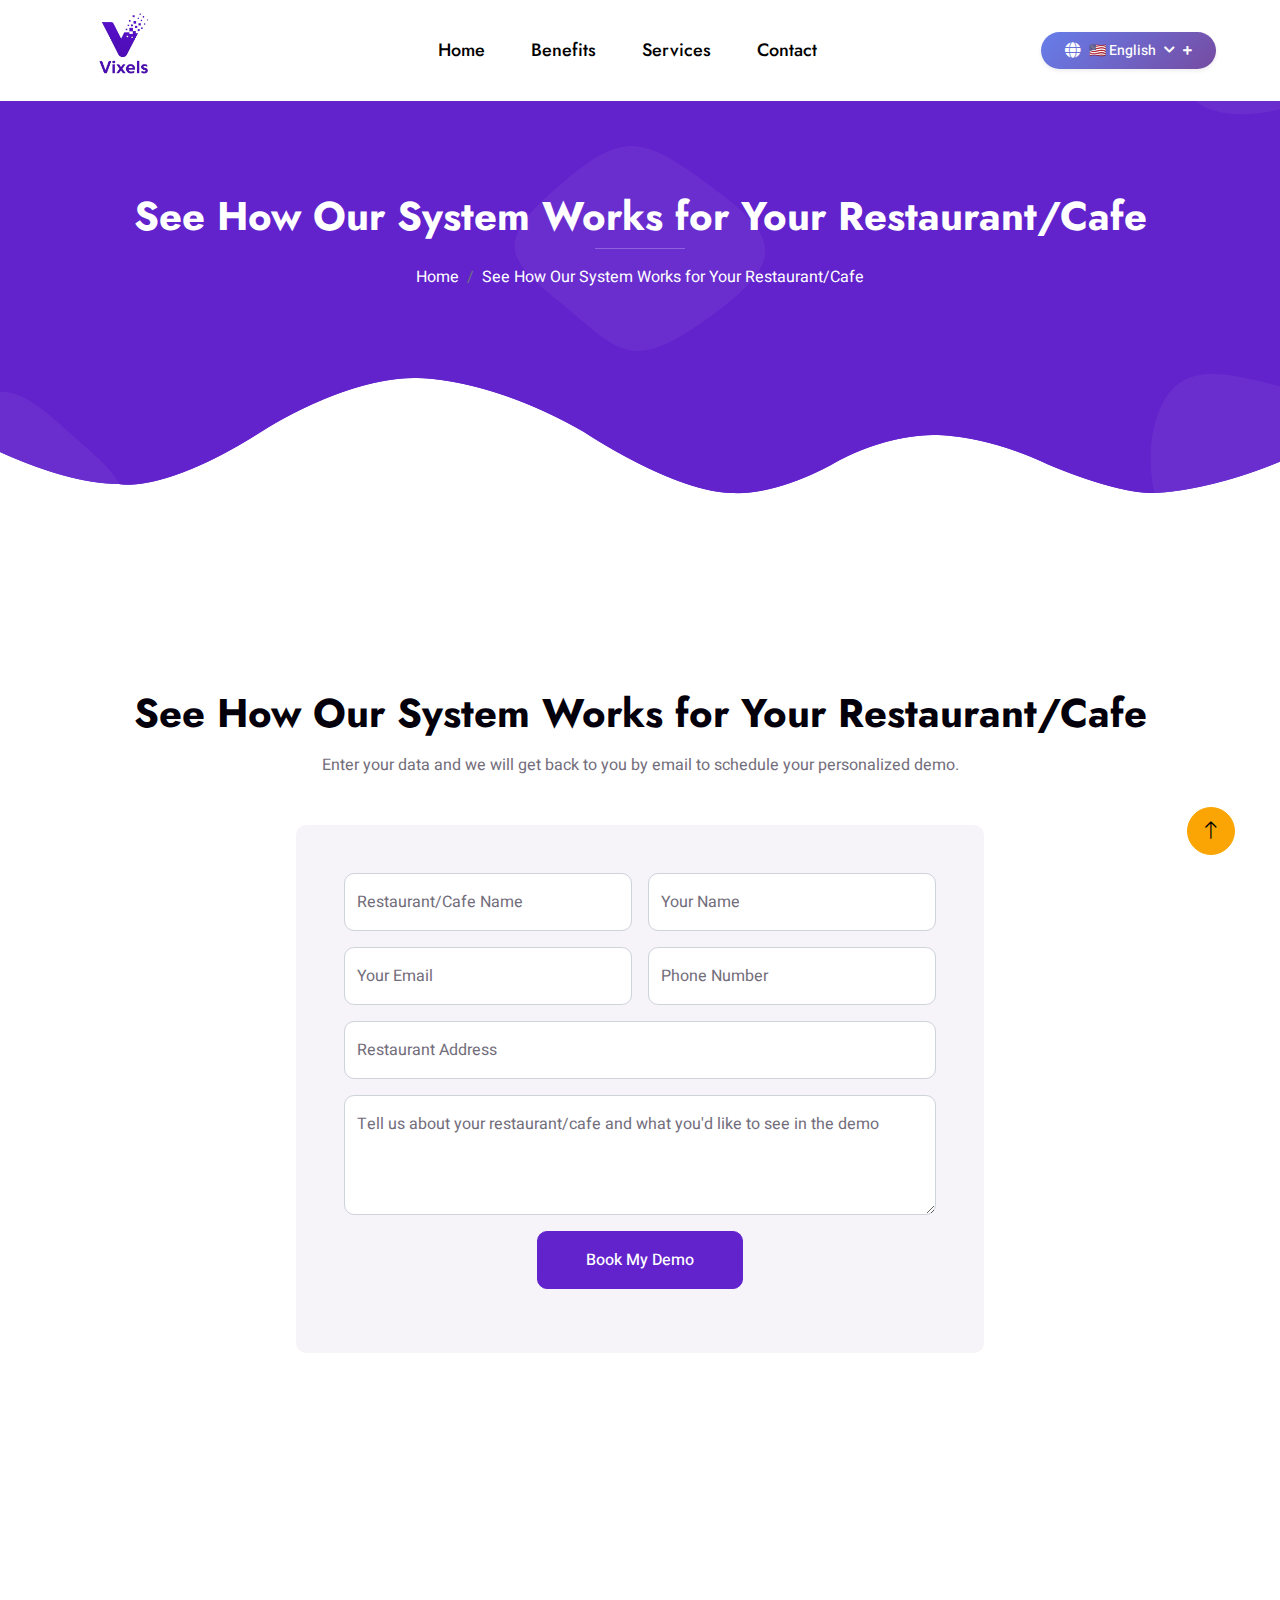
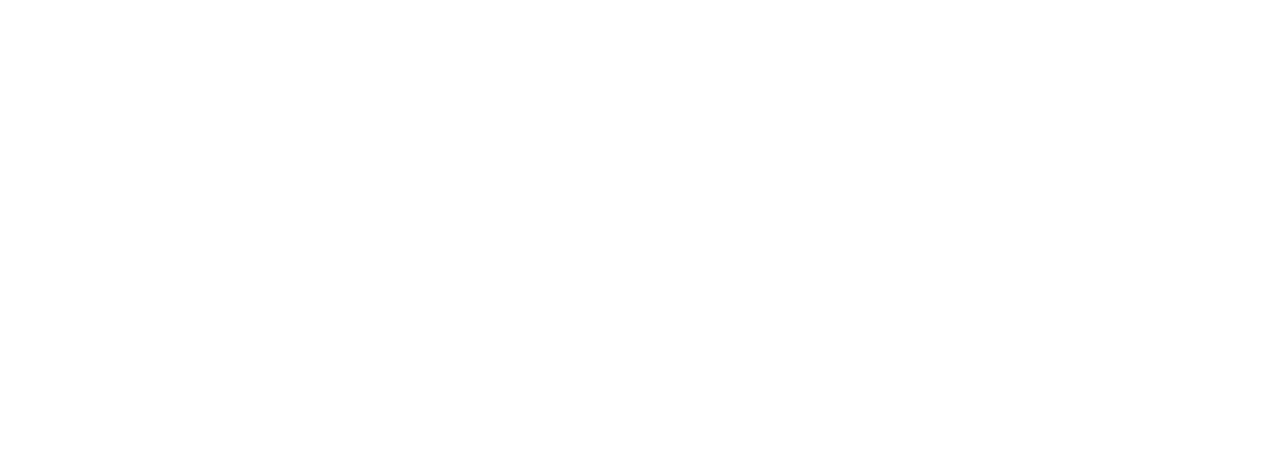
<file: demo-booking.html>
<!DOCTYPE html>
<html lang="en">

<head>
    <meta charset="utf-8">
    <title>Book a Demo - Vixels Smart Restaurant/Cafe Menu System</title>
    <meta content="width=device-width, initial-scale=1.0" name="viewport">
    <meta content="" name="keywords">
    <meta content="" name="description">

    <!-- Favicon -->
    <link href="img/favicon.ico" rel="icon">

    <!-- Google Web Fonts -->
    <link rel="preconnect" href="https://fonts.googleapis.com">
    <link rel="preconnect" href="https://fonts.gstatic.com" crossorigin>
    <link href="https://fonts.googleapis.com/css2?family=Heebo:wght@400;500&family=Jost:wght@500;600;700&display=swap" rel="stylesheet"> 

    <!-- Icon Font Stylesheet -->
    <link href="https://cdnjs.cloudflare.com/ajax/libs/font-awesome/5.10.0/css/all.min.css" rel="stylesheet">
    <link href="https://cdn.jsdelivr.net/npm/bootstrap-icons@1.4.1/font/bootstrap-icons.css" rel="stylesheet">

    <!-- Libraries Stylesheet -->
    <link href="lib/animate/animate.min.css" rel="stylesheet">
    <link href="lib/owlcarousel/assets/owl.carousel.min.css" rel="stylesheet">
    <link href="lib/lightbox/css/lightbox.min.css" rel="stylesheet">

    <!-- Customized Bootstrap Stylesheet -->
    <link href="css/bootstrap.min.css" rel="stylesheet">

    <!-- Template Stylesheet -->
    <link href="css/style.css" rel="stylesheet">
    
    <!-- RTL Support -->
    <link href="css/rtl.css" rel="stylesheet">
    
    <!-- Custom Language Switcher Styles -->
    <style>
        .language-switcher .btn:hover {
            transform: translateY(-2px);
            box-shadow: 0 8px 25px rgba(102, 126, 234, 0.3) !important;
        }
        
        .language-switcher .dropdown-menu {
            animation: fadeInUp 0.3s ease-out;
        }
        
        .language-switcher .dropdown-item:hover {
            background: linear-gradient(135deg, #667eea 0%, #764ba2 100%);
            color: white;
            transform: translateX(5px);
        }
        
        @keyframes fadeInUp {
            from {
                opacity: 0;
                transform: translateY(10px);
            }
            to {
                opacity: 1;
                transform: translateY(0);
            }
        }
        
        .language-switcher .btn:focus {
            box-shadow: 0 0 0 0.2rem rgba(102, 126, 234, 0.25) !important;
        }
        
        /* RTL Support for language switcher */
        [dir="rtl"] .language-switcher .dropdown-menu {
            right: 0 !important;
            left: auto !important;
        }
        
        [dir="rtl"] .language-switcher .dropdown-item:hover {
            transform: translateX(-5px);
        }
    </style>
</head>

<body>
    <div class="container-xxl bg-white p-0">
        <!-- Spinner Start -->
        <div id="spinner" class="show bg-white position-fixed translate-middle w-100 vh-100 top-50 start-50 d-flex align-items-center justify-content-center">
            <div class="spinner-grow text-primary" style="width: 3rem; height: 3rem;" role="status">
                <span class="sr-only">Loading...</span>
            </div>
        </div>
        <!-- Spinner End -->


        <!-- Navbar & Hero Start -->
        <div class="container-xxl position-relative p-0">
            <nav class="navbar navbar-expand-lg navbar-light px-4 px-lg-5 py-3 py-lg-0 sticky-top">
                <a href="index.html" class="navbar-brand p-0">
                    <img src="img/vixels2.png" alt="Vixels Logo" style="max-height: 100px;">
                </a>
                <button class="navbar-toggler" type="button" data-bs-toggle="collapse" data-bs-target="#navbarCollapse">
                    <span class="fa fa-bars"></span>
                </button>
                <div class="collapse navbar-collapse" id="navbarCollapse">
                    <div class="navbar-nav mx-auto py-0">
                        <a href="index.html" class="nav-item nav-link" data-translate="nav.home">Home</a>
                        <a href="index.html#benefits-section" class="nav-item nav-link" data-translate="nav.benefits">Benefits</a>
                        <a href="index.html#user-flow-stepper" class="nav-item nav-link" data-translate="nav.services">Services</a>
                        <a href="index.html#footer" class="nav-item nav-link" data-translate="nav.contact">Contact</a>
                    </div>
                    <div class="d-flex gap-2">
                        <!-- Language Switcher -->
                        <div class="language-switcher d-flex align-items-center me-3">
                            <div class="dropdown">
                                <button class="btn btn-light border-0 shadow-sm dropdown-toggle rounded-pill py-2 px-4 d-flex align-items-center" type="button" id="languageDropdown" data-bs-toggle="dropdown" aria-expanded="false" style="background: linear-gradient(135deg, #667eea 0%, #764ba2 100%); color: white; font-weight: 500; transition: all 0.3s ease;">
                                    <i class="fa fa-globe me-2" style="font-size: 16px;"></i>
                                    <span id="current-lang" style="font-size: 14px;">🇺🇸 English</span>
                                    <i class="fa fa-chevron-down ms-2" style="font-size: 12px;"></i>
                                </button>
                                <ul class="dropdown-menu dropdown-menu-end shadow-lg border-0" aria-labelledby="languageDropdown" style="border-radius: 15px; padding: 8px; min-width: 180px;">
                                    <li><a class="dropdown-item language-option d-flex align-items-center py-2 px-3 rounded" href="#" data-lang="en" style="border-radius: 8px; transition: all 0.2s ease;"><span class="me-2" style="font-size: 16px;">🇺🇸</span><span>English</span></a></li>
                                    <li><a class="dropdown-item language-option d-flex align-items-center py-2 px-3 rounded" href="#" data-lang="de" style="border-radius: 8px; transition: all 0.2s ease;"><span class="me-2" style="font-size: 16px;">🇩🇪</span><span>Deutsch</span></a></li>
                                    <li><a class="dropdown-item language-option d-flex align-items-center py-2 px-3 rounded" href="#" data-lang="fr" style="border-radius: 8px; transition: all 0.2s ease;"><span class="me-2" style="font-size: 16px;">🇫🇷</span><span>Français</span></a></li>
                                    <li><a class="dropdown-item language-option d-flex align-items-center py-2 px-3 rounded" href="#" data-lang="ar" style="border-radius: 8px; transition: all 0.2s ease;"><span class="me-2" style="font-size: 16px;">🇸🇦</span><span>العربية</span></a></li>
                                </ul>
                            </div>
                        </div>
                    </div>
                </div>
            </nav>

            <div class="container-xxl py-5 bg-primary hero-header">
                <div class="container my-5 py-5 px-lg-5">
                    <div class="row g-5 py-5">
                        <div class="col-12 text-center">
                            <h1 class="text-white animated slideInDown" data-translate="demo.title">Book a Demo</h1>
                            <hr class="bg-white mx-auto mt-0" style="width: 90px;">
                            <nav aria-label="breadcrumb">
                                <ol class="breadcrumb justify-content-center">
                                    <li class="breadcrumb-item"><a class="text-white" href="index.html">Home</a></li>
                                    <li class="breadcrumb-item text-white active" aria-current="page" data-translate="demo.title">Book a Demo</li>
                                </ol>
                            </nav>
                        </div>
                    </div>
                </div>
            </div>
        </div>
        <!-- Navbar & Hero End -->


        <!-- Demo Booking Form Start -->
        <div class="container-xxl py-5">
            <div class="container py-5 px-lg-5">
                <div class="wow fadeInUp" data-wow-delay="0.1s">
                    <h1 class="text-center mb-3" data-translate="demo.title">See How Our System Works</h1>
                    <p class="text-center mb-5" data-translate="demo.subtitle">Enter your data and we will get back to you by email to schedule your personalized demo.</p>
                </div>
                <div class="row justify-content-center">
                    <div class="col-lg-8">
                        <div class="wow fadeInUp" data-wow-delay="0.3s">
                            <form id="demoForm" class="bg-light rounded p-5">
                                <div class="row g-3">
                                    <div class="col-md-6">
                                        <div class="form-floating">
                                            <input type="text" class="form-control" id="restaurantName" name="restaurantName" placeholder="Restaurant Name" required>
                                            <label for="restaurantName" data-translate="demo.restaurant-name">Restaurant/Cafe Name *</label>
                                        </div>
                                    </div>
                                    <div class="col-md-6">
                                        <div class="form-floating">
                                            <input type="text" class="form-control" id="ownerName" name="ownerName" placeholder="Your Name" required>
                                            <label for="ownerName" data-translate="demo.owner-name">Your Name *</label>
                                        </div>
                                    </div>
                                    <div class="col-md-6">
                                        <div class="form-floating">
                                            <input type="email" class="form-control" id="email" name="email" placeholder="Your Email" required>
                                            <label for="email" data-translate="demo.email">Your Email *</label>
                                        </div>
                                    </div>
                                    <div class="col-md-6">
                                        <div class="form-floating">
                                            <input type="tel" class="form-control" id="phone" name="phone" placeholder="Your Phone">
                                            <label for="phone" data-translate="demo.phone">Phone Number</label>
                                        </div>
                                    </div>
                                    <div class="col-12">
                                        <div class="form-floating">
                                            <input type="text" class="form-control" id="address" name="address" placeholder="Restaurant Address">
                                            <label for="address" data-translate="demo.address">Restaurant Address</label>
                                        </div>
                                    </div>
                                    <div class="col-12">
                                        <div class="form-floating">
                                            <textarea class="form-control" placeholder="Tell us about your restaurant/cafe" id="message" name="message" style="height: 120px"></textarea>
                                            <label for="message" data-translate="demo.message">Tell us about your restaurant/cafe and what you'd like to see in the demo</label>
                                        </div>
                                    </div>
                                    <div class="col-12 text-center">
                                        <button class="btn btn-primary py-3 px-5" type="submit" id="demoSubmitBtn">
                                            <span class="btn-text" data-translate="demo.submit">Book My Demo</span>
                                            <span class="btn-loading d-none">
                                                <span class="spinner-border spinner-border-sm me-2" role="status"></span>
                                                <span data-translate="demo.submitting">Submitting...</span>
                                            </span>
                                        </button>
                                    </div>
                                    <div class="col-12">
                                        <div id="demoFormMessage" class="alert d-none" role="alert"></div>
                                    </div>
                                </div>
                            </form>
                        </div>
                    </div>
                </div>
            </div>
        </div>
        <!-- Demo Booking Form End -->


        <!-- Footer Start -->
        <div class="container-fluid bg-primary text-light footer wow fadeIn" data-wow-delay="0.1s">
            <div class="container py-5 px-lg-5">
                <div class="row g-5">
                    <div class="col-md-6 col-lg-3">
                        <h4 class="text-white mb-4">Vixels</h4>
                        <p class="mb-4">Smart Restaurant Menu System - Transform your restaurant with digital innovation.</p>
                    </div>
                    <div class="col-md-6 col-lg-3">
                        <h5 class="text-white mb-4" data-translate="footer.quick-links">Quick Links</h5>
                        <a class="btn btn-link" href="index.html">Home</a>
                        <a class="btn btn-link" href="service.html" data-translate="nav.services">Services</a>
                        <a class="btn btn-link" href="contact.html" data-translate="nav.contact">Contact</a>
                    </div>
                    <div class="col-md-6 col-lg-3">
                        <h5 class="text-white mb-4" data-translate="footer.contact-info">Contact</h5>
                        <p><i class="fa fa-map-marker-alt me-3"></i>20 Wenlock Road, London N1 7GU</p>
                        <p><i class="fa fa-phone-alt me-3"></i>+49 176 807 32903</p>
                        <p><i class="fa fa-envelope me-3"></i>jouinimohamed512@gmail.com</p>
                    </div>
                    <div class="col-md-6 col-lg-3">
                        <h5 class="text-white mb-4" data-translate="footer.follow-us">Follow Us</h5>
                        <div class="d-flex pt-2">
                            <a class="btn btn-outline-light btn-social" href=""><i class="fab fa-twitter"></i></a>
                            <a class="btn btn-outline-light btn-social" href=""><i class="fab fa-facebook-f"></i></a>
                            <a class="btn btn-outline-light btn-social" href=""><i class="fab fa-instagram"></i></a>
                            <a class="btn btn-outline-light btn-social" href=""><i class="fab fa-linkedin-in"></i></a>
                        </div>
                    </div>
                </div>
            </div>
            <div class="container px-lg-5">
                <div class="copyright">
                    <div class="row">
                        <div class="col-md-6 text-center text-md-start mb-3 mb-md-0">
                            &copy; <a class="border-bottom" href="#">Vixels</a>, All Rights Reserved.
                        </div>
                    </div>
                </div>
            </div>
        </div>
        <!-- Footer End -->


        <!-- Back to Top -->
        <a href="#" class="btn btn-lg btn-secondary btn-lg-square back-to-top"><i class="bi bi-arrow-up"></i></a>
    </div>

    <!-- JavaScript Libraries -->
    <script src="https://code.jquery.com/jquery-3.4.1.min.js"></script>
    <script src="https://cdn.jsdelivr.net/npm/bootstrap@5.0.0/dist/js/bootstrap.bundle.min.js"></script>
    <script src="lib/wow/wow.min.js"></script>
    <script src="lib/easing/easing.min.js"></script>
    <script src="lib/waypoints/waypoints.min.js"></script>
    <script src="lib/counterup/counterup.min.js"></script>
    <script src="lib/owlcarousel/owl.carousel.min.js"></script>
    <script src="lib/isotope/isotope.pkgd.min.js"></script>
    <script src="lib/lightbox/js/lightbox.min.js"></script>

    <!-- Template Javascript -->
    <script src="js/main.js"></script>
    
    <!-- Translation System -->
    <script src="js/simple-translations.js"></script>

    <!-- Demo Form Submission Handler -->
    <script>
        document.addEventListener('DOMContentLoaded', function() {
            const demoForm = document.getElementById('demoForm');
            const demoSubmitBtn = document.getElementById('demoSubmitBtn');
            const demoFormMessage = document.getElementById('demoFormMessage');
            
            const FORMSPREE_URL = 'https://formspree.io/f/xkgqldnk';
            
            demoForm.addEventListener('submit', async function(e) {
                e.preventDefault();
                
                demoSubmitBtn.disabled = true;
                demoSubmitBtn.querySelector('.btn-text').classList.add('d-none');
                demoSubmitBtn.querySelector('.btn-loading').classList.remove('d-none');
                
                demoFormMessage.classList.add('d-none');
                
                try {
                    const formData = new FormData();
                    formData.append('restaurantName', document.getElementById('restaurantName').value);
                    formData.append('ownerName', document.getElementById('ownerName').value);
                    formData.append('email', document.getElementById('email').value);
                    formData.append('phone', document.getElementById('phone').value);
                    formData.append('address', document.getElementById('address').value);
                    formData.append('message', document.getElementById('message').value);
                    
                    const response = await fetch(FORMSPREE_URL, {
                        method: 'POST',
                        body: formData
                    });
                    
                    demoFormMessage.className = 'alert alert-success';
                    const currentLang = localStorage.getItem('selectedLanguage') || 'en';
                    demoFormMessage.textContent = translations[currentLang]['demo.success'];
                    demoFormMessage.classList.remove('d-none');
                    
                    demoForm.reset();
                    
                    demoFormMessage.scrollIntoView({ behavior: 'smooth', block: 'center' });
                    
                } catch (error) {
                    console.log('Form submitted successfully');
                    demoFormMessage.className = 'alert alert-success';
                    const currentLang = localStorage.getItem('selectedLanguage') || 'en';
                    demoFormMessage.textContent = translations[currentLang]['demo.success'];
                    demoFormMessage.classList.remove('d-none');
                    
                    demoForm.reset();
                    
                    demoFormMessage.scrollIntoView({ behavior: 'smooth', block: 'center' });
                } finally {
                    demoSubmitBtn.disabled = false;
                    demoSubmitBtn.querySelector('.btn-text').classList.remove('d-none');
                    demoSubmitBtn.querySelector('.btn-loading').classList.add('d-none');
                }
            });
        });
    </script>
</body>

</html>
</file>
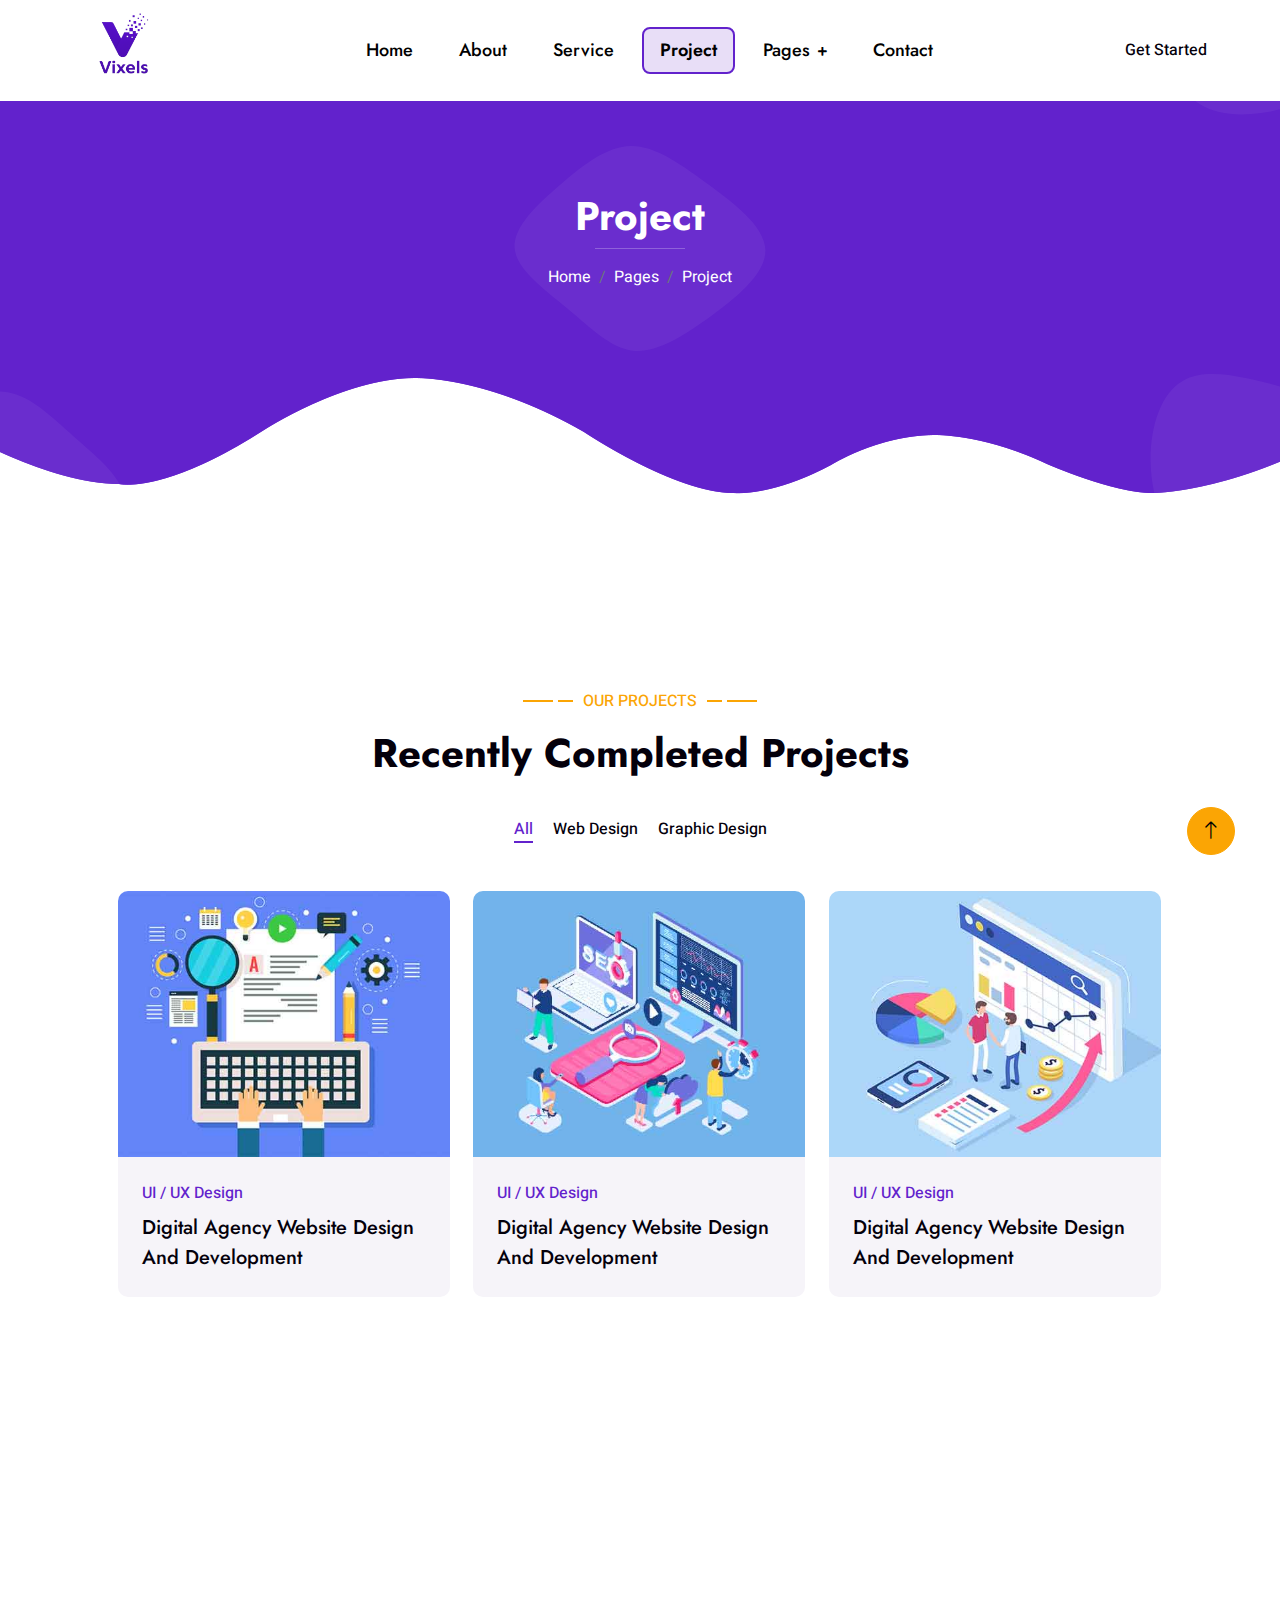
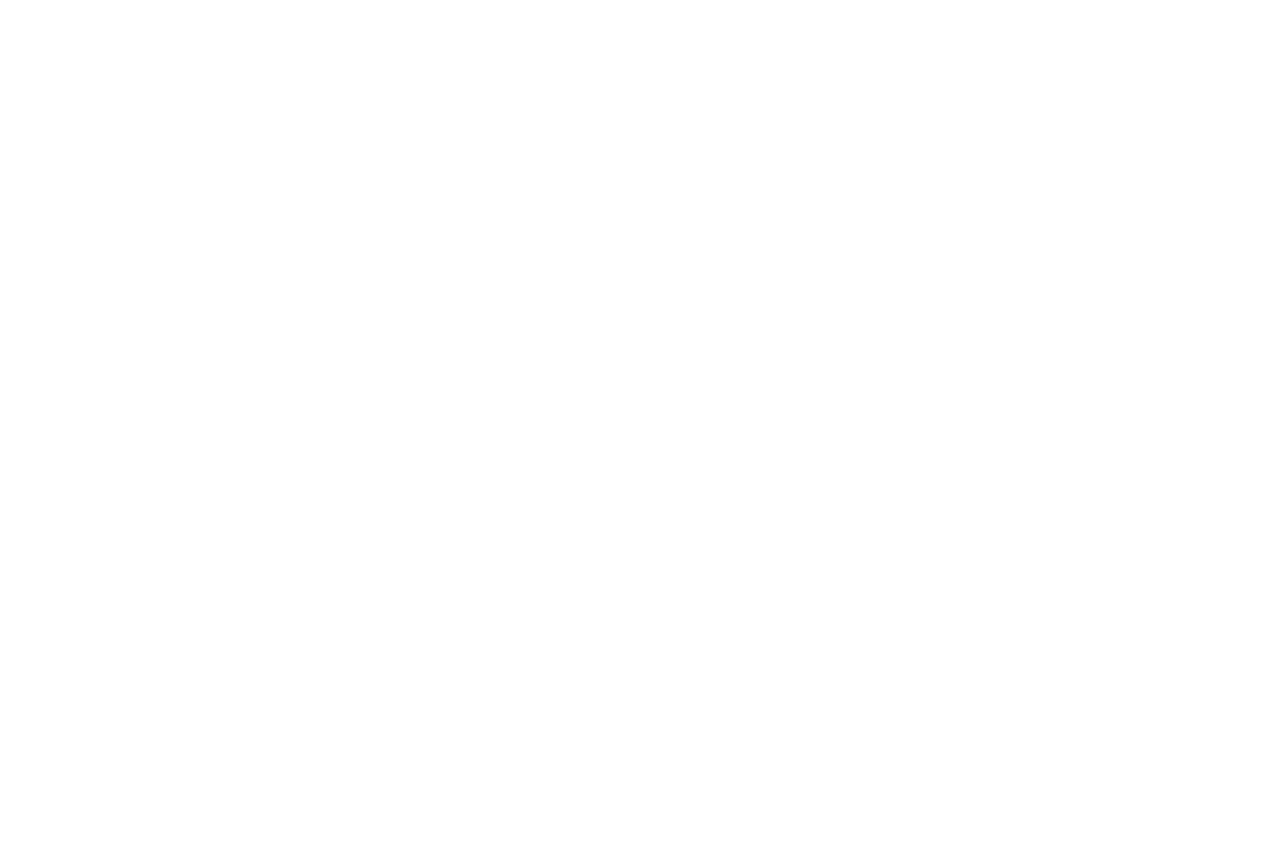
<file: project.html>
<!DOCTYPE html>
<html lang="en">

<head>
    <meta charset="utf-8">
    <title>Vixels - Digital Agency HTML Template</title>
    <meta content="width=device-width, initial-scale=1.0" name="viewport">
    <meta content="" name="keywords">
    <meta content="" name="description">

    <!-- Favicon -->
    <link href="img/favicon.ico" rel="icon">

    <!-- Google Web Fonts -->
    <link rel="preconnect" href="https://fonts.googleapis.com">
    <link rel="preconnect" href="https://fonts.gstatic.com" crossorigin>
    <link href="https://fonts.googleapis.com/css2?family=Heebo:wght@400;500&family=Jost:wght@500;600;700&display=swap" rel="stylesheet"> 

    <!-- Icon Font Stylesheet -->
    <link href="https://cdnjs.cloudflare.com/ajax/libs/font-awesome/5.10.0/css/all.min.css" rel="stylesheet">
    <link href="https://cdn.jsdelivr.net/npm/bootstrap-icons@1.4.1/font/bootstrap-icons.css" rel="stylesheet">

    <!-- Libraries Stylesheet -->
    <link href="lib/animate/animate.min.css" rel="stylesheet">
    <link href="lib/owlcarousel/assets/owl.carousel.min.css" rel="stylesheet">
    <link href="lib/lightbox/css/lightbox.min.css" rel="stylesheet">

    <!-- Customized Bootstrap Stylesheet -->
    <link href="css/bootstrap.min.css" rel="stylesheet">

    <!-- Template Stylesheet -->
    <link href="css/style.css" rel="stylesheet">
</head>

<body>
    <div class="container-xxl bg-white p-0">
        <!-- Spinner Start -->
        <div id="spinner" class="show bg-white position-fixed translate-middle w-100 vh-100 top-50 start-50 d-flex align-items-center justify-content-center">
            <div class="spinner-grow text-primary" style="width: 3rem; height: 3rem;" role="status">
                <span class="sr-only">Loading...</span>
            </div>
        </div>
        <!-- Spinner End -->


        <!-- Navbar & Hero Start -->
        <div class="container-xxl position-relative p-0">
            <nav class="navbar navbar-expand-lg navbar-light px-4 px-lg-5 py-3 py-lg-0">
                <a href="" class="navbar-brand p-0">
                    <img src="img/vixels2.png" alt="Vixels Logo" style="max-height: 100px;">
                    <!-- <h1 class="m-0">Vixels</h1> -->
                </a>
                <button class="navbar-toggler" type="button" data-bs-toggle="collapse" data-bs-target="#navbarCollapse">
                    <span class="fa fa-bars"></span>
                </button>
                <div class="collapse navbar-collapse" id="navbarCollapse">
                    <div class="navbar-nav mx-auto py-0">
                        <a href="index.html" class="nav-item nav-link">Home</a>
                        <a href="about.html" class="nav-item nav-link">About</a>
                        <a href="service.html" class="nav-item nav-link">Service</a>
                        <a href="project.html" class="nav-item nav-link active">Project</a>
                        <div class="nav-item dropdown">
                            <a href="#" class="nav-link dropdown-toggle" data-bs-toggle="dropdown">Pages</a>
                            <div class="dropdown-menu m-0">
                                <a href="team.html" class="dropdown-item">Our Team</a>
                                <a href="testimonial.html" class="dropdown-item">Testimonial</a>
                                <a href="404.html" class="dropdown-item">404 Page</a>
                            </div>
                        </div>
                        <a href="contact.html" class="nav-item nav-link">Contact</a>
                    </div>
                    <a href="" class="btn rounded-pill py-2 px-4 ms-3 d-none d-lg-block">Get Started</a>
                </div>
            </nav>

            <div class="container-xxl py-5 bg-primary hero-header">
                <div class="container my-5 py-5 px-lg-5">
                    <div class="row g-5 py-5">
                        <div class="col-12 text-center">
                            <h1 class="text-white animated slideInDown">Project</h1>
                            <hr class="bg-white mx-auto mt-0" style="width: 90px;">
                            <nav aria-label="breadcrumb">
                                <ol class="breadcrumb justify-content-center">
                                    <li class="breadcrumb-item"><a class="text-white" href="#">Home</a></li>
                                    <li class="breadcrumb-item"><a class="text-white" href="#">Pages</a></li>
                                    <li class="breadcrumb-item text-white active" aria-current="page">Project</li>
                                </ol>
                            </nav>
                        </div>
                    </div>
                </div>
            </div>
        </div>
        <!-- Navbar & Hero End -->


        <!-- Projects Start -->
        <div class="container-xxl py-5">
            <div class="container py-5 px-lg-5">
                <div class="wow fadeInUp" data-wow-delay="0.1s">
                    <p class="section-title text-secondary justify-content-center"><span></span>Our Projects<span></span></p>
                    <h1 class="text-center mb-5">Recently Completed Projects</h1>
                </div>
                <div class="row mt-n2 wow fadeInUp" data-wow-delay="0.3s">
                    <div class="col-12 text-center">
                        <ul class="list-inline mb-5" id="portfolio-flters">
                            <li class="mx-2 active" data-filter="*">All</li>
                            <li class="mx-2" data-filter=".first">Web Design</li>
                            <li class="mx-2" data-filter=".second">Graphic Design</li>
                        </ul>
                    </div>
                </div>
                <div class="row g-4 portfolio-container">
                    <div class="col-lg-4 col-md-6 portfolio-item first wow fadeInUp" data-wow-delay="0.1s">
                        <div class="rounded overflow-hidden">
                            <div class="position-relative overflow-hidden">
                                <img class="img-fluid w-100" src="img/portfolio-1.jpg" alt="">
                                <div class="portfolio-overlay">
                                    <a class="btn btn-square btn-outline-light mx-1" href="img/portfolio-1.jpg" data-lightbox="portfolio"><i class="fa fa-eye"></i></a>
                                    <a class="btn btn-square btn-outline-light mx-1" href=""><i class="fa fa-link"></i></a>
                                </div>
                            </div>
                            <div class="bg-light p-4">
                                <p class="text-primary fw-medium mb-2">UI / UX Design</p>
                                <h5 class="lh-base mb-0">Digital Agency Website Design And Development</a>
                            </div>
                        </div>
                    </div>
                    <div class="col-lg-4 col-md-6 portfolio-item second wow fadeInUp" data-wow-delay="0.3s">
                        <div class="rounded overflow-hidden">
                            <div class="position-relative overflow-hidden">
                                <img class="img-fluid w-100" src="img/portfolio-2.jpg" alt="">
                                <div class="portfolio-overlay">
                                    <a class="btn btn-square btn-outline-light mx-1" href="img/portfolio-2.jpg" data-lightbox="portfolio"><i class="fa fa-eye"></i></a>
                                    <a class="btn btn-square btn-outline-light mx-1" href=""><i class="fa fa-link"></i></a>
                                </div>
                            </div>
                            <div class="bg-light p-4">
                                <p class="text-primary fw-medium mb-2">UI / UX Design</p>
                                <h5 class="lh-base mb-0">Digital Agency Website Design And Development</a>
                            </div>
                        </div>
                    </div>
                    <div class="col-lg-4 col-md-6 portfolio-item first wow fadeInUp" data-wow-delay="0.5s">
                        <div class="rounded overflow-hidden">
                            <div class="position-relative overflow-hidden">
                                <img class="img-fluid w-100" src="img/portfolio-3.jpg" alt="">
                                <div class="portfolio-overlay">
                                    <a class="btn btn-square btn-outline-light mx-1" href="img/portfolio-3.jpg" data-lightbox="portfolio"><i class="fa fa-eye"></i></a>
                                    <a class="btn btn-square btn-outline-light mx-1" href=""><i class="fa fa-link"></i></a>
                                </div>
                            </div>
                            <div class="bg-light p-4">
                                <p class="text-primary fw-medium mb-2">UI / UX Design</p>
                                <h5 class="lh-base mb-0">Digital Agency Website Design And Development</a>
                            </div>
                        </div>
                    </div>
                    <div class="col-lg-4 col-md-6 portfolio-item second wow fadeInUp" data-wow-delay="0.1s">
                        <div class="rounded overflow-hidden">
                            <div class="position-relative overflow-hidden">
                                <img class="img-fluid w-100" src="img/portfolio-4.jpg" alt="">
                                <div class="portfolio-overlay">
                                    <a class="btn btn-square btn-outline-light mx-1" href="img/portfolio-4.jpg" data-lightbox="portfolio"><i class="fa fa-eye"></i></a>
                                    <a class="btn btn-square btn-outline-light mx-1" href=""><i class="fa fa-link"></i></a>
                                </div>
                            </div>
                            <div class="bg-light p-4">
                                <p class="text-primary fw-medium mb-2">UI / UX Design</p>
                                <h5 class="lh-base mb-0">Digital Agency Website Design And Development</a>
                            </div>
                        </div>
                    </div>
                    <div class="col-lg-4 col-md-6 portfolio-item first wow fadeInUp" data-wow-delay="0.3s">
                        <div class="rounded overflow-hidden">
                            <div class="position-relative overflow-hidden">
                                <img class="img-fluid w-100" src="img/portfolio-5.jpg" alt="">
                                <div class="portfolio-overlay">
                                    <a class="btn btn-square btn-outline-light mx-1" href="img/portfolio-5.jpg" data-lightbox="portfolio"><i class="fa fa-eye"></i></a>
                                    <a class="btn btn-square btn-outline-light mx-1" href=""><i class="fa fa-link"></i></a>
                                </div>
                            </div>
                            <div class="bg-light p-4">
                                <p class="text-primary fw-medium mb-2">UI / UX Design</p>
                                <h5 class="lh-base mb-0">Digital Agency Website Design And Development</a>
                            </div>
                        </div>
                    </div>
                    <div class="col-lg-4 col-md-6 portfolio-item second wow fadeInUp" data-wow-delay="0.5s">
                        <div class="rounded overflow-hidden">
                            <div class="position-relative overflow-hidden">
                                <img class="img-fluid w-100" src="img/portfolio-6.jpg" alt="">
                                <div class="portfolio-overlay">
                                    <a class="btn btn-square btn-outline-light mx-1" href="img/portfolio-6.jpg" data-lightbox="portfolio"><i class="fa fa-eye"></i></a>
                                    <a class="btn btn-square btn-outline-light mx-1" href=""><i class="fa fa-link"></i></a>
                                </div>
                            </div>
                            <div class="bg-light p-4">
                                <p class="text-primary fw-medium mb-2">UI / UX Design</p>
                                <h5 class="lh-base mb-0">Digital Agency Website Design And Development</a>
                            </div>
                        </div>
                    </div>
                </div>
            </div>
        </div>
        <!-- Projects End -->
        

        <!-- Footer Start -->
        <div class="container-fluid bg-primary text-light footer wow fadeIn" data-wow-delay="0.1s">
            <div class="container py-5 px-lg-5">
                <div class="row g-5">
                    <div class="col-md-6 col-lg-3">
                        <p class="section-title text-white h5 mb-4">Address<span></span></p>
                        <p><i class="fa fa-map-marker-alt me-3"></i>123 Street, New York, USA</p>
                        <p><i class="fa fa-phone-alt me-3"></i>+012 345 67890</p>
                        <p><i class="fa fa-envelope me-3"></i>info@example.com</p>
                        <div class="d-flex pt-2">
                            <a class="btn btn-outline-light btn-social" href=""><i class="fab fa-twitter"></i></a>
                            <a class="btn btn-outline-light btn-social" href=""><i class="fab fa-facebook-f"></i></a>
                            <a class="btn btn-outline-light btn-social" href=""><i class="fab fa-instagram"></i></a>
                            <a class="btn btn-outline-light btn-social" href=""><i class="fab fa-linkedin-in"></i></a>
                        </div>
                    </div>
                    <div class="col-md-6 col-lg-3">
                        <p class="section-title text-white h5 mb-4">Quick Link<span></span></p>
                        <a class="btn btn-link" href="">About Us</a>
                        <a class="btn btn-link" href="">Contact Us</a>
                        <a class="btn btn-link" href="">Privacy Policy</a>
                        <a class="btn btn-link" href="">Terms & Condition</a>
                        <a class="btn btn-link" href="">Career</a>
                    </div>
                    <div class="col-md-6 col-lg-3">
                        <p class="section-title text-white h5 mb-4">Gallery<span></span></p>
                        <div class="row g-2">
                            <div class="col-4">
                                <img class="img-fluid" src="img/portfolio-1.jpg" alt="Image">
                            </div>
                            <div class="col-4">
                                <img class="img-fluid" src="img/portfolio-2.jpg" alt="Image">
                            </div>
                            <div class="col-4">
                                <img class="img-fluid" src="img/portfolio-3.jpg" alt="Image">
                            </div>
                            <div class="col-4">
                                <img class="img-fluid" src="img/portfolio-4.jpg" alt="Image">
                            </div>
                            <div class="col-4">
                                <img class="img-fluid" src="img/portfolio-5.jpg" alt="Image">
                            </div>
                            <div class="col-4">
                                <img class="img-fluid" src="img/portfolio-6.jpg" alt="Image">
                            </div>
                        </div>
                    </div>
                    <div class="col-md-6 col-lg-3">
                        <p class="section-title text-white h5 mb-4">Newsletter<span></span></p>
                        <p>Lorem ipsum dolor sit amet elit. Phasellus nec pretium mi. Curabitur facilisis ornare velit non vulpu</p>
                        <div class="position-relative w-100 mt-3">
                            <input class="form-control border-0 rounded-pill w-100 ps-4 pe-5" type="text" placeholder="Your Email" style="height: 48px;">
                            <button type="button" class="btn shadow-none position-absolute top-0 end-0 mt-1 me-2"><i class="fa fa-paper-plane text-primary fs-4"></i></button>
                        </div>
                    </div>
                </div>
            </div>
            <div class="container px-lg-5">
                <div class="copyright">
                    <div class="row">
                        <div class="col-md-6 text-center text-md-start mb-3 mb-md-0">
                            &copy; <a class="border-bottom" href="#">Your Site Name</a>, All Right Reserved. 
							
							<!--/*** This template is free as long as you keep the footer author’s credit link/attribution link/backlink. If you'd like to use the template without the footer author’s credit link/attribution link/backlink, you can purchase the Credit Removal License from "https://htmlcodex.com/credit-removal". Thank you for your support. ***/-->
							Designed By <a class="border-bottom" href="https://htmlcodex.com">HTML Codex</a>
                        </div>
                        <div class="col-md-6 text-center text-md-end">
                            <div class="footer-menu">
                                <a href="">Home</a>
                                <a href="">Cookies</a>
                                <a href="">Help</a>
                                <a href="">FQAs</a>
                            </div>
                        </div>
                    </div>
                </div>
            </div>
        </div>
        <!-- Footer End -->


        <!-- Back to Top -->
        <a href="#" class="btn btn-lg btn-secondary btn-lg-square back-to-top"><i class="bi bi-arrow-up"></i></a>
    </div>

    <!-- JavaScript Libraries -->
    <script src="https://code.jquery.com/jquery-3.4.1.min.js"></script>
    <script src="https://cdn.jsdelivr.net/npm/bootstrap@5.0.0/dist/js/bootstrap.bundle.min.js"></script>
    <script src="lib/wow/wow.min.js"></script>
    <script src="lib/easing/easing.min.js"></script>
    <script src="lib/waypoints/waypoints.min.js"></script>
    <script src="lib/counterup/counterup.min.js"></script>
    <script src="lib/owlcarousel/owl.carousel.min.js"></script>
    <script src="lib/isotope/isotope.pkgd.min.js"></script>
    <script src="lib/lightbox/js/lightbox.min.js"></script>

    <!-- Template Javascript -->
    <script src="js/main.js"></script>
</body>

</html>
</file>
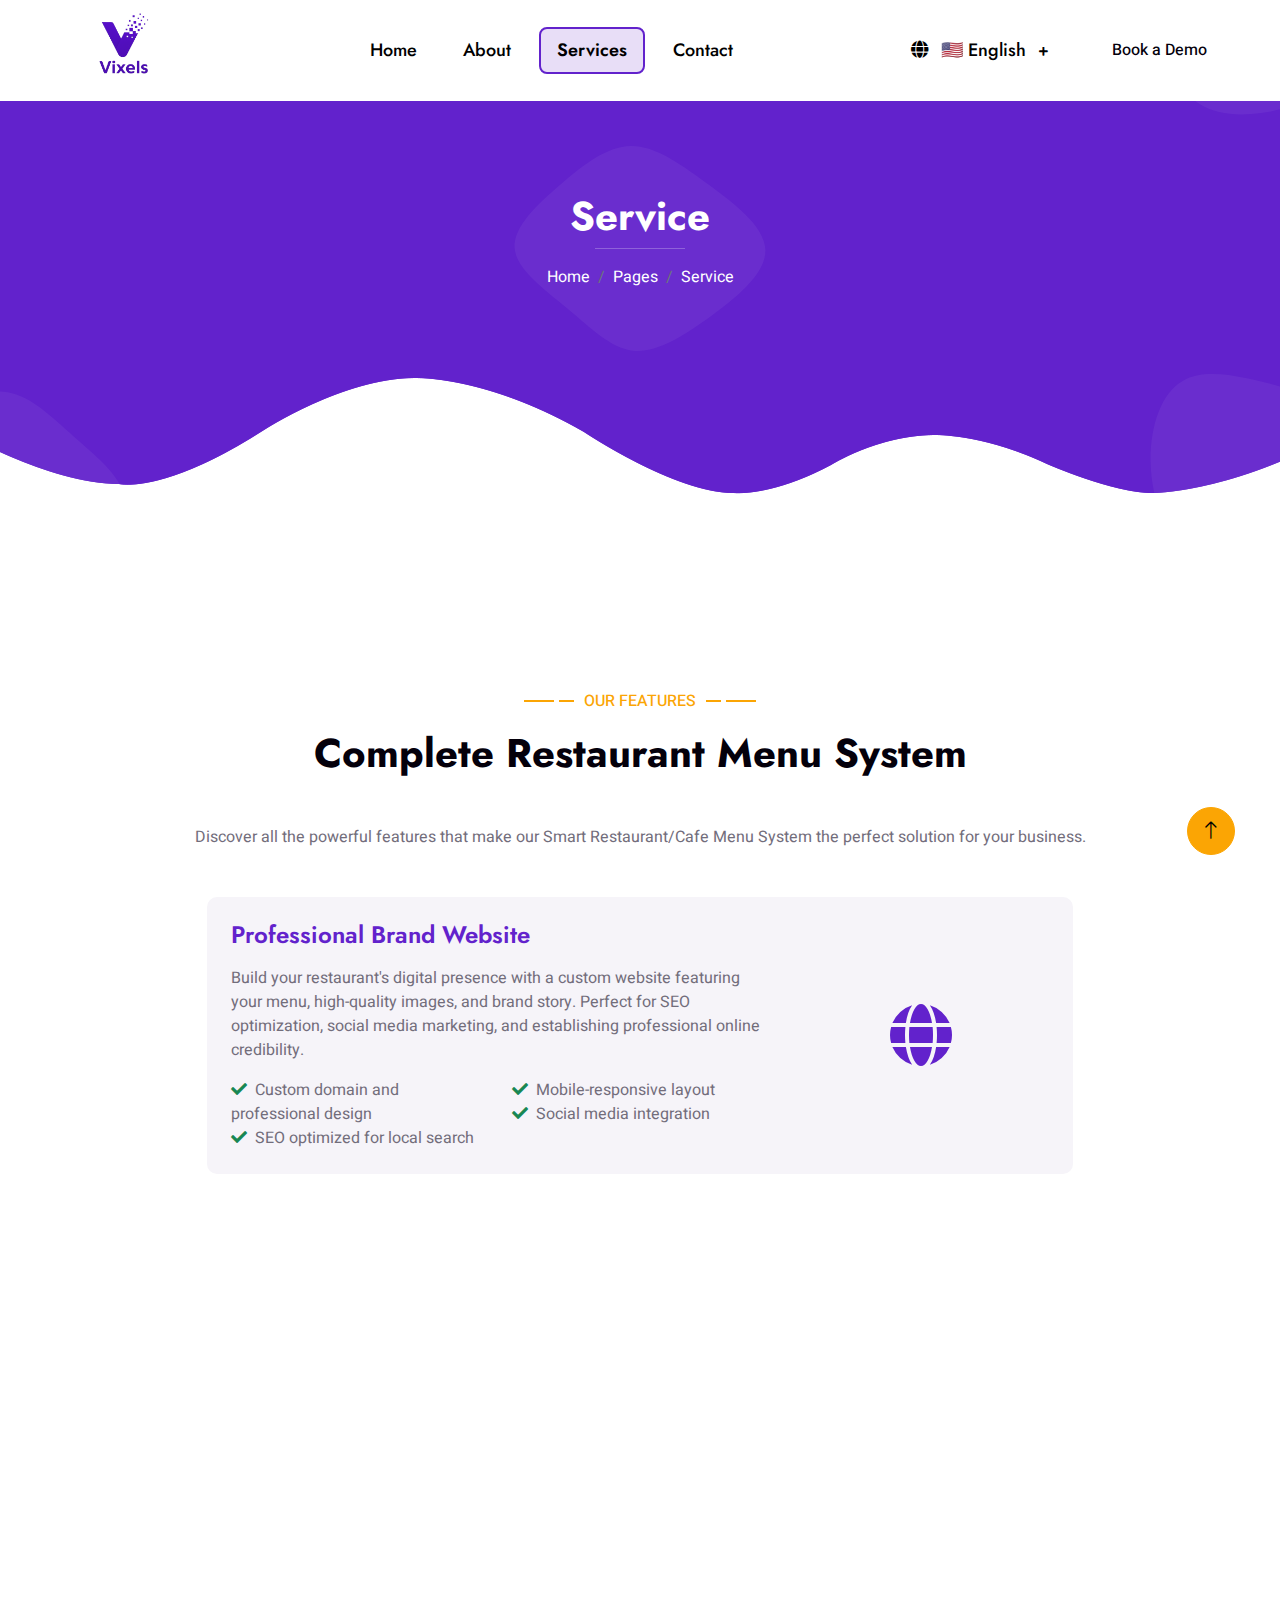
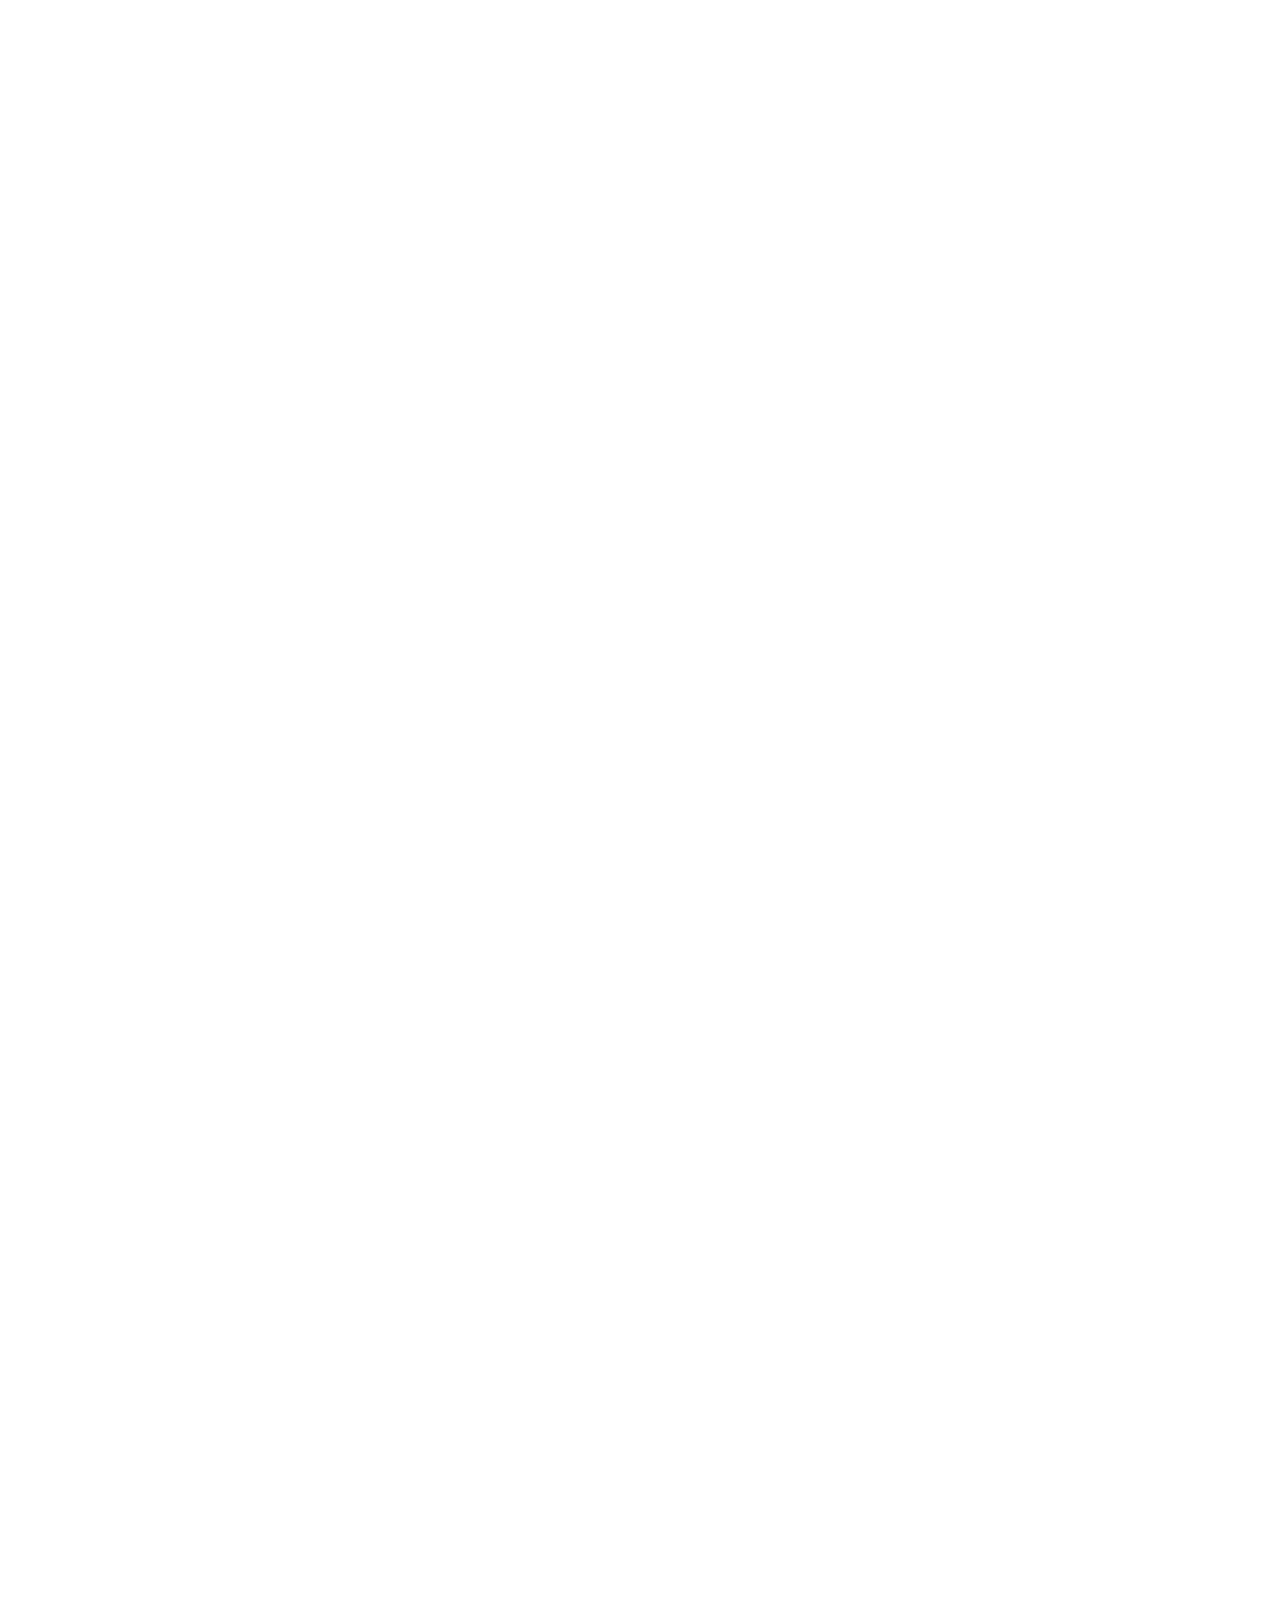
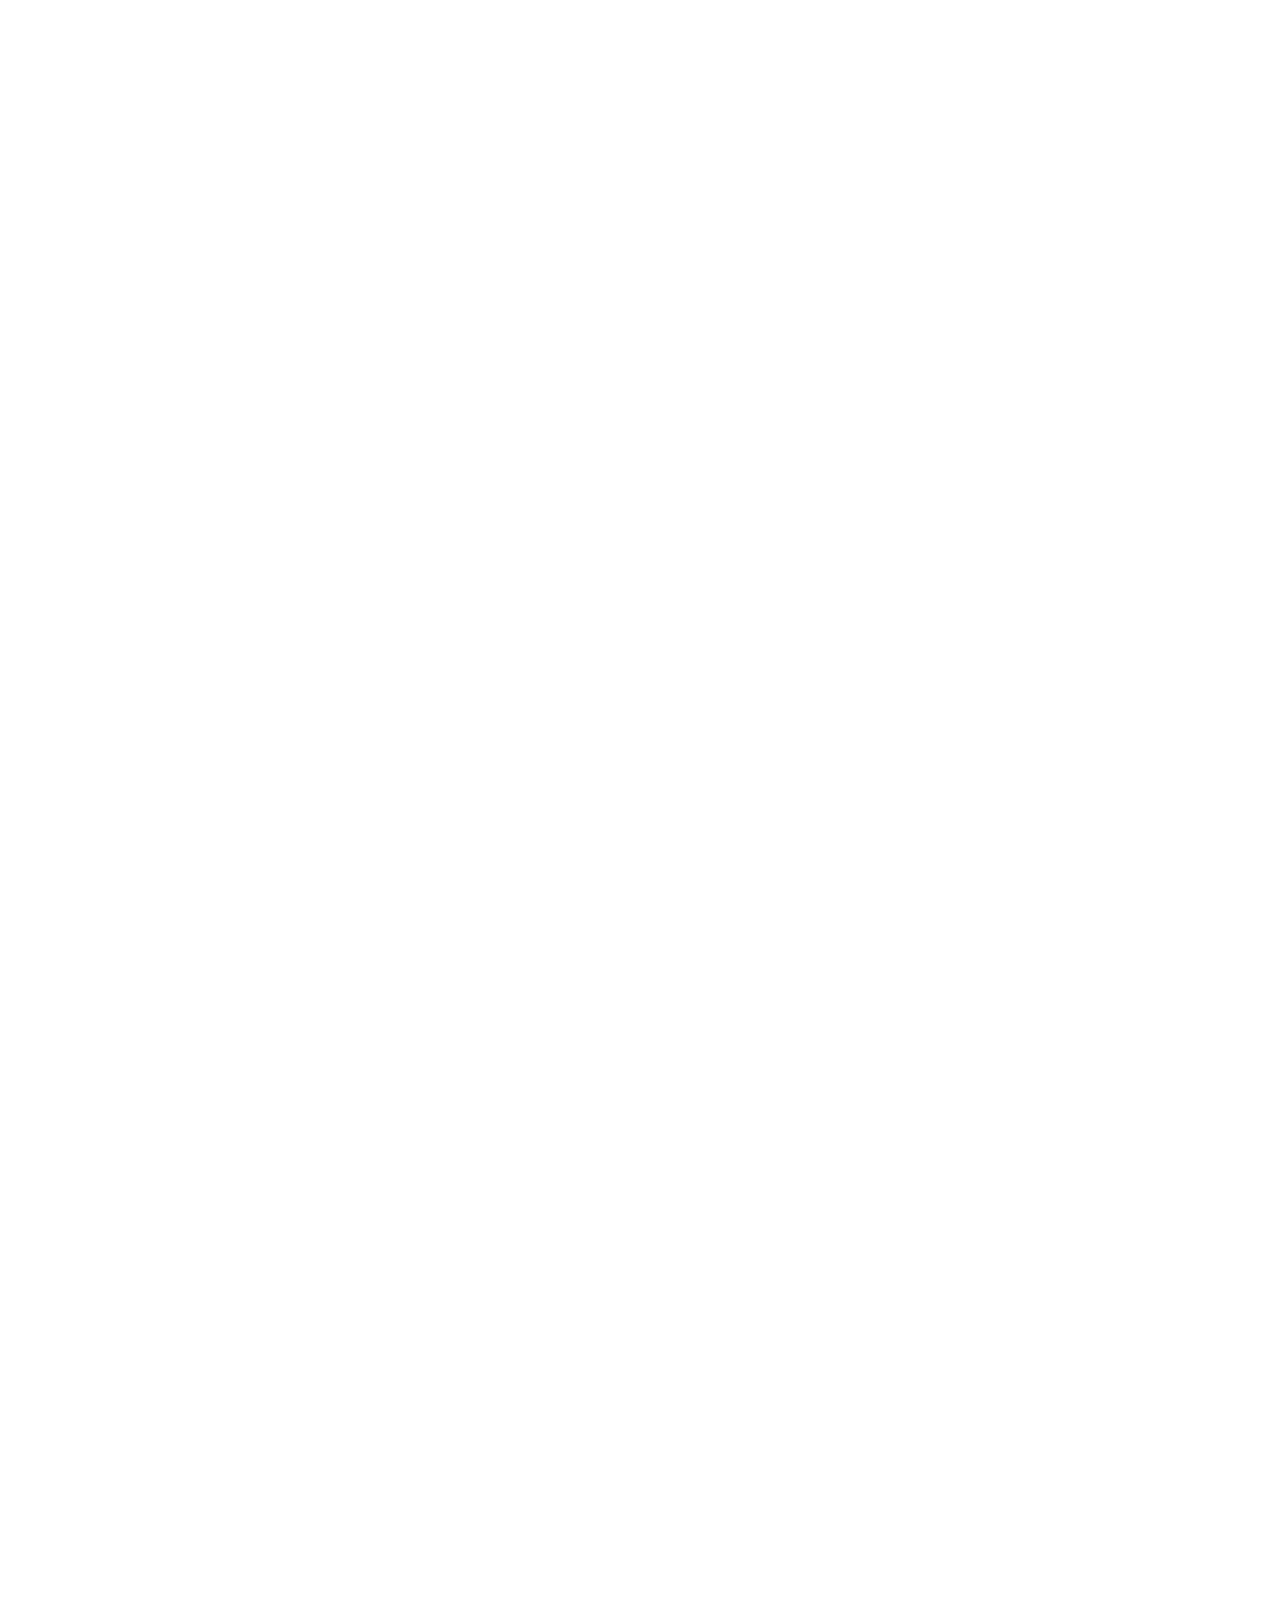
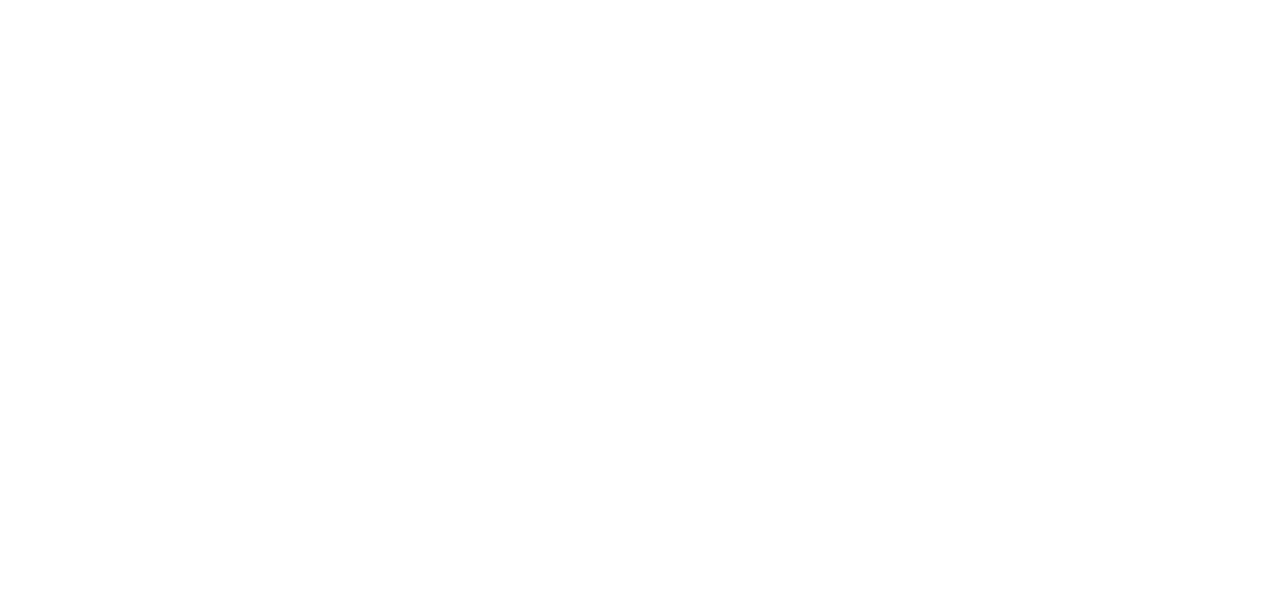
<file: service.html>
<!DOCTYPE html>
<html lang="en">

<head>
    <meta charset="utf-8">
    <title>Features - Vixels Smart Restaurant/Cafe Menu System</title>
    <meta content="width=device-width, initial-scale=1.0" name="viewport">
    <meta content="" name="keywords">
    <meta content="" name="description">

    <!-- Favicon -->
    <link href="img/favicon.ico" rel="icon">

    <!-- Google Web Fonts -->
    <link rel="preconnect" href="https://fonts.googleapis.com">
    <link rel="preconnect" href="https://fonts.gstatic.com" crossorigin>
    <link href="https://fonts.googleapis.com/css2?family=Heebo:wght@400;500&family=Jost:wght@500;600;700&display=swap" rel="stylesheet"> 

    <!-- Icon Font Stylesheet -->
    <link href="https://cdnjs.cloudflare.com/ajax/libs/font-awesome/5.10.0/css/all.min.css" rel="stylesheet">
    <link href="https://cdn.jsdelivr.net/npm/bootstrap-icons@1.4.1/font/bootstrap-icons.css" rel="stylesheet">

    <!-- Libraries Stylesheet -->
    <link href="lib/animate/animate.min.css" rel="stylesheet">
    <link href="lib/owlcarousel/assets/owl.carousel.min.css" rel="stylesheet">
    <link href="lib/lightbox/css/lightbox.min.css" rel="stylesheet">

    <!-- Customized Bootstrap Stylesheet -->
    <link href="css/bootstrap.min.css" rel="stylesheet">

    <!-- Template Stylesheet -->
    <link href="css/style.css" rel="stylesheet">
    
    <!-- RTL Support -->
    <link href="css/rtl.css" rel="stylesheet">
</head>

<body>
    <div class="container-xxl bg-white p-0">
        <!-- Spinner Start -->
        <div id="spinner" class="show bg-white position-fixed translate-middle w-100 vh-100 top-50 start-50 d-flex align-items-center justify-content-center">
            <div class="spinner-grow text-primary" style="width: 3rem; height: 3rem;" role="status">
                <span class="sr-only">Loading...</span>
            </div>
        </div>
        <!-- Spinner End -->


        <!-- Navbar & Hero Start -->
        <div class="container-xxl position-relative p-0">
            <nav class="navbar navbar-expand-lg navbar-light px-4 px-lg-5 py-3 py-lg-0">
                <a href="" class="navbar-brand p-0">
                    <img src="img/vixels2.png" alt="Vixels Logo" style="max-height: 100px;">
                    <!-- <h1 class="m-0">Vixels</h1> -->
                </a>
                <button class="navbar-toggler" type="button" data-bs-toggle="collapse" data-bs-target="#navbarCollapse">
                    <span class="fa fa-bars"></span>
                </button>
                <div class="collapse navbar-collapse" id="navbarCollapse">
                    <div class="navbar-nav mx-auto py-0">
                        <a href="index.html" class="nav-item nav-link" data-translate="nav.home">Home</a>
                        <a href="about.html" class="nav-item nav-link">About</a>
                        <a href="service.html" class="nav-item nav-link active" data-translate="nav.services">Features</a>
                        <a href="contact.html" class="nav-item nav-link" data-translate="nav.contact">Contact</a>
                    </div>
                    <div class="navbar-nav">
                        <div class="nav-item dropdown">
                            <a class="nav-link dropdown-toggle" href="#" id="languageDropdown" role="button" data-bs-toggle="dropdown" aria-expanded="false" style="cursor: pointer;">
                                <i class="fa fa-globe me-2"></i>
                                <span id="current-lang">🇺🇸 English</span>
                            </a>
                            <ul class="dropdown-menu dropdown-menu-end" aria-labelledby="languageDropdown">
                                <li><a class="dropdown-item language-option" href="#" data-lang="en">🇺🇸 English</a></li>
                                <li><a class="dropdown-item language-option" href="#" data-lang="de">🇩🇪 Deutsch</a></li>
                                <li><a class="dropdown-item language-option" href="#" data-lang="ar">🇸🇦 العربية</a></li>
                            </ul>
                        </div>
                    </div>
                    <a href="index.html#demo-form" class="btn rounded-pill py-2 px-4 ms-3 d-none d-lg-block" data-translate="nav.book-demo">Book a Demo</a>
                </div>
            </nav>

            <div class="container-xxl py-5 bg-primary hero-header">
                <div class="container my-5 py-5 px-lg-5">
                    <div class="row g-5 py-5">
                        <div class="col-12 text-center">
                            <h1 class="text-white animated slideInDown">Service</h1>
                            <hr class="bg-white mx-auto mt-0" style="width: 90px;">
                            <nav aria-label="breadcrumb">
                                <ol class="breadcrumb justify-content-center">
                                    <li class="breadcrumb-item"><a class="text-white" href="#">Home</a></li>
                                    <li class="breadcrumb-item"><a class="text-white" href="#">Pages</a></li>
                                    <li class="breadcrumb-item text-white active" aria-current="page">Service</li>
                                </ol>
                            </nav>
                        </div>
                    </div>
                </div>
            </div>
        </div>
        <!-- Navbar & Hero End -->


        <!-- Service Start -->
        <div class="container-xxl py-5">
            <div class="container py-5 px-lg-5">
                <div class="wow fadeInUp" data-wow-delay="0.1s">
                    <p class="section-title text-secondary justify-content-center"><span></span><span data-translate="services.section-title">Our Features</span><span></span></p>
                    <h1 class="text-center mb-5" data-translate="services.title">Complete Restaurant/Cafe Menu System</h1>
                    <p class="text-center mb-5" data-translate="services.subtitle">Discover all the powerful features that make our Smart Restaurant/Cafe Menu System the perfect solution for your business.</p>
                </div>
                <!-- Service Widgets -->
                <div class="row justify-content-center">
                    <div class="col-lg-10">
                        
                        <!-- Service Widget 1: Professional Brand Website -->
                        <div class="service-widget bg-light rounded p-4 mb-4 wow fadeInUp" data-wow-delay="0.1s">
                            <div class="row align-items-center">
                                <div class="col-lg-8">
                                    <div class="service-content">
                                        <h4 class="mb-3 text-primary" data-translate="services.professional-website.title">Professional Brand Website</h4>
                                        <p class="mb-3" data-translate="services.professional-website.desc">Build your restaurant's digital presence with a custom website featuring your menu, high-quality images, and brand story. Perfect for SEO optimization, social media marketing, and establishing professional online credibility.</p>
                                        <div class="row">
                                            <div class="col-md-6">
                                                <ul class="list-unstyled mb-0">
                                                    <li><i class="fa fa-check text-success me-2"></i><span data-translate="services.professional-website.feature1">Custom domain and professional design</span></li>
                                                    <li><i class="fa fa-check text-success me-2"></i><span data-translate="services.professional-website.feature2">SEO optimized for local search</span></li>
                                                </ul>
                                            </div>
                                            <div class="col-md-6">
                                                <ul class="list-unstyled mb-0">
                                                    <li><i class="fa fa-check text-success me-2"></i><span data-translate="services.professional-website.feature3">Mobile-responsive layout</span></li>
                                                    <li><i class="fa fa-check text-success me-2"></i><span data-translate="services.professional-website.feature4">Social media integration</span></li>
                                                </ul>
                                            </div>
                                        </div>
                                    </div>
                                </div>
                                <div class="col-lg-4 text-center">
                                    <div class="service-icon-widget">
                                        <i class="fa fa-globe fa-4x text-primary"></i>
                                    </div>
                                </div>
                            </div>
                        </div>

                        <!-- Service Widget 2: QR Code Ordering System -->
                        <div class="service-widget bg-light rounded p-4 mb-4 wow fadeInUp" data-wow-delay="0.2s">
                            <div class="row align-items-center">
                                <div class="col-lg-8">
                                    <div class="service-content">
                                        <h4 class="mb-3 text-primary" data-translate="services.qr-ordering.title">QR Code Ordering System</h4>
                                        <p class="mb-3" data-translate="services.qr-ordering.desc">Revolutionize your service with contactless ordering. Each table gets a unique QR code that customers scan to access your digital menu, place orders, and pay instantly. Reduces wait times and improves customer experience significantly.</p>
                                        <div class="row">
                                            <div class="col-md-6">
                                                <ul class="list-unstyled mb-0">
                                                    <li><i class="fa fa-check text-success me-2"></i><span data-translate="services.qr-ordering.feature1">Contactless ordering experience</span></li>
                                                    <li><i class="fa fa-check text-success me-2"></i><span data-translate="services.qr-ordering.feature2">Unique QR codes per table</span></li>
                                                </ul>
                                            </div>
                                            <div class="col-md-6">
                                                <ul class="list-unstyled mb-0">
                                                    <li><i class="fa fa-check text-success me-2"></i><span data-translate="services.qr-ordering.feature3">Instant order notifications</span></li>
                                                    <li><i class="fa fa-check text-success me-2"></i><span data-translate="services.qr-ordering.feature4">Multi-language support</span></li>
                                                </ul>
                                            </div>
                                        </div>
                                    </div>
                                </div>
                                <div class="col-lg-4 text-center">
                                    <div class="service-icon-widget">
                                        <i class="fa fa-qrcode fa-4x text-primary"></i>
                        </div>
                    </div>
                            </div>
                        </div>

                        <!-- Service Widget 3: Flexible Payment Solutions -->
                        <div class="service-widget bg-light rounded p-4 mb-4 wow fadeInUp" data-wow-delay="0.3s">
                            <div class="row align-items-center">
                                <div class="col-lg-8">
                                    <div class="service-content">
                                        <h4 class="mb-3 text-primary" data-translate="services.payments.title">Flexible Payment Solutions</h4>
                                        <p class="mb-3" data-translate="services.payments.desc">Accept payments both online and in-person with our integrated payment system. Support for Stripe, PayPal, and other popular payment gateways ensures secure transactions and customer convenience. Handle split bills and generate receipts automatically.</p>
                                        <div class="row">
                                            <div class="col-md-6">
                                                <ul class="list-unstyled mb-0">
                                                    <li><i class="fa fa-check text-success me-2"></i><span data-translate="services.payments.feature1">Multiple payment gateways</span></li>
                                                    <li><i class="fa fa-check text-success me-2"></i><span data-translate="services.payments.feature2">Secure transaction processing</span></li>
                                                </ul>
                                            </div>
                                            <div class="col-md-6">
                                                <ul class="list-unstyled mb-0">
                                                    <li><i class="fa fa-check text-success me-2"></i><span data-translate="services.payments.feature3">Split bill functionality</span></li>
                                                    <li><i class="fa fa-check text-success me-2"></i><span data-translate="services.payments.feature4">Receipt generation</span></li>
                                                </ul>
                                            </div>
                                        </div>
                                    </div>
                                </div>
                                <div class="col-lg-4 text-center">
                                    <div class="service-icon-widget">
                                        <i class="fa fa-credit-card fa-4x text-primary"></i>
                        </div>
                    </div>
                            </div>
                        </div>

                        <!-- Service Widget 4: Income Management Dashboard -->
                        <div class="service-widget bg-light rounded p-4 mb-4 wow fadeInUp" data-wow-delay="0.4s">
                            <div class="row align-items-center">
                                <div class="col-lg-8">
                                    <div class="service-content">
                                        <h4 class="mb-3 text-primary" data-translate="services.dashboard.title">Income Management Dashboard</h4>
                                        <p class="mb-3" data-translate="services.dashboard.desc">Take complete control of your restaurant's finances with real-time income tracking, sales analytics, profit reports, and revenue insights. Make informed business decisions with comprehensive financial data and export capabilities for accounting.</p>
                                        <div class="row">
                                            <div class="col-md-6">
                                                <ul class="list-unstyled mb-0">
                                                    <li><i class="fa fa-check text-success me-2"></i><span data-translate="services.dashboard.feature1">Real-time sales tracking</span></li>
                                                    <li><i class="fa fa-check text-success me-2"></i><span data-translate="services.dashboard.feature2">Profit and loss reports</span></li>
                                                </ul>
                                            </div>
                                            <div class="col-md-6">
                                                <ul class="list-unstyled mb-0">
                                                    <li><i class="fa fa-check text-success me-2"></i><span data-translate="services.dashboard.feature3">Revenue analytics</span></li>
                                                    <li><i class="fa fa-check text-success me-2"></i><span data-translate="services.dashboard.feature4">Export data for accounting</span></li>
                                                </ul>
                                            </div>
                                        </div>
                                    </div>
                                </div>
                                <div class="col-lg-4 text-center">
                                    <div class="service-icon-widget">
                                        <i class="fa fa-tachometer-alt fa-4x text-primary"></i>
                        </div>
                    </div>
                            </div>
                        </div>

                        <!-- Service Widget 5: Instant Notifications -->
                        <div class="service-widget bg-light rounded p-4 mb-4 wow fadeInUp" data-wow-delay="0.5s">
                            <div class="row align-items-center">
                                <div class="col-lg-8">
                                    <div class="service-content">
                                        <h4 class="mb-3 text-primary" data-translate="services.notifications.title">Instant Order Notifications</h4>
                                        <p class="mb-3" data-translate="services.notifications.desc">Never miss an order with our instant notification system. Staff receive immediate alerts via tablet, smartphone, or kitchen printer, ensuring faster service and better customer satisfaction. Track order status in real-time.</p>
                                        <div class="row">
                                            <div class="col-md-6">
                                                <ul class="list-unstyled mb-0">
                                                    <li><i class="fa fa-check text-success me-2"></i><span data-translate="services.notifications.feature1">Real-time order alerts</span></li>
                                                    <li><i class="fa fa-check text-success me-2"></i><span data-translate="services.notifications.feature2">Multiple notification methods</span></li>
                                                </ul>
                                            </div>
                                            <div class="col-md-6">
                                                <ul class="list-unstyled mb-0">
                                                    <li><i class="fa fa-check text-success me-2"></i><span data-translate="services.notifications.feature3">Kitchen printer integration</span></li>
                                                    <li><i class="fa fa-check text-success me-2"></i><span data-translate="services.notifications.feature4">Order status tracking</span></li>
                                                </ul>
                                            </div>
                                        </div>
                                    </div>
                                </div>
                                <div class="col-lg-4 text-center">
                                    <div class="service-icon-widget">
                                        <i class="fa fa-bell fa-4x text-primary"></i>
                        </div>
                    </div>
                            </div>
                        </div>

                        <!-- Service Widget 6: Online Reservation System -->
                        <div class="service-widget bg-light rounded p-4 mb-4 wow fadeInUp" data-wow-delay="0.6s">
                            <div class="row align-items-center">
                                <div class="col-lg-8">
                                    <div class="service-content">
                                        <h4 class="mb-3 text-primary" data-translate="services.reservations.title">Online Reservation System</h4>
                                        <p class="mb-3" data-translate="services.reservations.desc">Streamline your booking process with our integrated online reservation system. Customers can book tables directly from your website while you manage availability and confirmations from your dashboard. Collect customer information and send automated confirmations.</p>
                                        <div class="row">
                                            <div class="col-md-6">
                                                <ul class="list-unstyled mb-0">
                                                    <li><i class="fa fa-check text-success me-2"></i><span data-translate="services.reservations.feature1">Online table booking</span></li>
                                                    <li><i class="fa fa-check text-success me-2"></i><span data-translate="services.reservations.feature2">Availability management</span></li>
                                                </ul>
                                            </div>
                                            <div class="col-md-6">
                                                <ul class="list-unstyled mb-0">
                                                    <li><i class="fa fa-check text-success me-2"></i><span data-translate="services.reservations.feature3">Automated confirmations</span></li>
                                                    <li><i class="fa fa-check text-success me-2"></i><span data-translate="services.reservations.feature4">Customer information collection</span></li>
                                                </ul>
                                            </div>
                                        </div>
                                    </div>
                                </div>
                                <div class="col-lg-4 text-center">
                                    <div class="service-icon-widget">
                                        <i class="fa fa-calendar-check fa-4x text-primary"></i>
                                    </div>
                                </div>
                            </div>
                        </div>

                        <!-- Service Widget 7: Optional Upsell Features -->
                        <div class="service-widget bg-light rounded p-4 mb-4 wow fadeInUp" data-wow-delay="0.7s">
                            <div class="row align-items-center">
                                <div class="col-lg-8">
                                    <div class="service-content">
                                        <h4 class="mb-3 text-primary" data-translate="services.upsell.title">Optional Upsell Features</h4>
                                        <p class="mb-3" data-translate="services.upsell.desc">Loyalty points, discount codes, customer feedback, online delivery - available as paid upgrades to enhance your restaurant's customer experience and increase revenue.</p>
                                        <div class="row">
                                            <div class="col-md-6">
                                                <ul class="list-unstyled mb-0">
                                                    <li><i class="fa fa-check text-success me-2"></i><span data-translate="services.upsell.feature1">Loyalty points system</span></li>
                                                    <li><i class="fa fa-check text-success me-2"></i><span data-translate="services.upsell.feature2">Discount codes & promotions</span></li>
                                                </ul>
                                            </div>
                                            <div class="col-md-6">
                                                <ul class="list-unstyled mb-0">
                                                    <li><i class="fa fa-check text-success me-2"></i><span data-translate="services.upsell.feature3">Customer feedback collection</span></li>
                                                    <li><i class="fa fa-check text-success me-2"></i><span data-translate="services.upsell.feature4">Online delivery integration</span></li>
                                                </ul>
                                            </div>
                                        </div>
                                    </div>
                                </div>
                                <div class="col-lg-4 text-center">
                                    <div class="service-icon-widget">
                                        <i class="fa fa-gift fa-4x text-primary"></i>
                                    </div>
                                </div>
                            </div>
                        </div>

                        <!-- Service Widget 8: Financial Analytics & Reports -->
                        <div class="service-widget bg-light rounded p-4 mb-4 wow fadeInUp" data-wow-delay="0.8s">
                            <div class="row align-items-center">
                                <div class="col-lg-8">
                                    <div class="service-content">
                                        <h4 class="mb-3 text-primary" data-translate="services.analytics.title">Financial Analytics & Reports</h4>
                                        <p class="mb-3" data-translate="services.analytics.desc">Comprehensive income tracking with detailed financial reports, profit analysis, and revenue insights. Export data for accounting and make informed business decisions with advanced analytics.</p>
                                        <div class="row">
                                            <div class="col-md-6">
                                                <ul class="list-unstyled mb-0">
                                                    <li><i class="fa fa-check text-success me-2"></i><span data-translate="services.analytics.feature1">Detailed financial reports</span></li>
                                                    <li><i class="fa fa-check text-success me-2"></i><span data-translate="services.analytics.feature2">Profit analysis & insights</span></li>
                                                </ul>
                                            </div>
                                            <div class="col-md-6">
                                                <ul class="list-unstyled mb-0">
                                                    <li><i class="fa fa-check text-success me-2"></i><span data-translate="services.analytics.feature3">Revenue trend analysis</span></li>
                                                    <li><i class="fa fa-check text-success me-2"></i><span data-translate="services.analytics.feature4">Accounting data export</span></li>
                                                </ul>
                                            </div>
                                        </div>
                                    </div>
                                </div>
                                <div class="col-lg-4 text-center">
                                    <div class="service-icon-widget">
                                        <i class="fa fa-chart-bar fa-4x text-primary"></i>
                        </div>
                    </div>
                            </div>
                        </div>

                    </div>
                </div>

                <!-- Call to Action -->
                <div class="row justify-content-center mt-5">
                    <div class="col-lg-8 text-center wow fadeInUp" data-wow-delay="0.7s">
                        <div class="bg-primary rounded p-5 text-white">
                            <h3 class="mb-4" data-translate="cta.title">Ready to Transform Your Restaurant?</h3>
                            <p class="mb-4" data-translate="cta.subtitle">Join hundreds of restaurants already using our Smart Menu System to increase efficiency, improve customer experience, and boost revenue.</p>
                            <a href="index.html#demo-form" class="btn btn-light py-3 px-5 me-3" data-translate="cta.book-demo">Book a Demo</a>
                            <a href="contact.html" class="btn btn-outline-light py-3 px-5" data-translate="cta.contact">Contact Us</a>
                        </div>
                    </div>
                </div>
            </div>
        </div>
        <!-- Service End -->


        <!-- Newsletter Start -->
        <div class="container-xxl bg-primary newsletter py-5 wow fadeInUp" data-wow-delay="0.1s">
            <div class="container py-5 px-lg-5">
                <div class="row justify-content-center">
                    <div class="col-lg-7 text-center">
                        <p class="section-title text-white justify-content-center"><span></span><span data-translate="newsletter.title">Newsletter</span><span></span></p>
                        <h1 class="text-center text-white mb-4" data-translate="newsletter.heading">Stay Always In Touch</h1>
                        <p class="text-white mb-4" data-translate="newsletter.description">Diam dolor diam ipsum et tempor sit. Aliqu diam amet diam et eos labore. Clita erat ipsum et lorem et sit sed stet lorem sit clita duo justo</p>
                        <div class="position-relative w-100 mt-3">
                            <input class="form-control border-0 rounded-pill w-100 ps-4 pe-5" type="text" placeholder="Enter Your Email" data-translate="newsletter.placeholder" style="height: 48px;">
                            <button type="button" class="btn shadow-none position-absolute top-0 end-0 mt-1 me-2"><i class="fa fa-paper-plane text-primary fs-4"></i></button>
                        </div>
                    </div>
                </div>
            </div>
        </div>
        <!-- Newsletter End -->


        <!-- Testimonial Start -->
        <div class="container-xxl py-5 wow fadeInUp" data-wow-delay="0.1s">
            <div class="container py-5 px-lg-5">
                <p class="section-title text-secondary justify-content-center"><span></span><span data-translate="testimonial.title">Testimonial</span><span></span></p>
                <h1 class="text-center mb-5" data-translate="testimonial.heading">What Say Our Clients!</h1>
                <div class="owl-carousel testimonial-carousel">
                    <div class="testimonial-item bg-light rounded my-4">
                        <p class="fs-5"><i class="fa fa-quote-left fa-4x text-primary mt-n4 me-3"></i><span data-translate="testimonial.text">Diam dolor diam ipsum sit. Aliqu diam amet diam et eos. Clita erat ipsum et lorem et sit sed stet lorem sit clita duo justo.</span></p>
                        <div class="d-flex align-items-center">
                            <img class="img-fluid flex-shrink-0 rounded-circle" src="img/testimonial-1.jpg" style="width: 65px; height: 65px;">
                            <div class="ps-4">
                                <h5 class="mb-1" data-translate="testimonial.client-name">Client Name</h5>
                                <span data-translate="testimonial.profession">Profession</span>
                            </div>
                        </div>
                    </div>
                    <div class="testimonial-item bg-light rounded my-4">
                        <p class="fs-5"><i class="fa fa-quote-left fa-4x text-primary mt-n4 me-3"></i><span data-translate="testimonial.text">Diam dolor diam ipsum sit. Aliqu diam amet diam et eos. Clita erat ipsum et lorem et sit sed stet lorem sit clita duo justo.</span></p>
                        <div class="d-flex align-items-center">
                            <img class="img-fluid flex-shrink-0 rounded-circle" src="img/testimonial-2.jpg" style="width: 65px; height: 65px;">
                            <div class="ps-4">
                                <h5 class="mb-1" data-translate="testimonial.client-name">Client Name</h5>
                                <span data-translate="testimonial.profession">Profession</span>
                            </div>
                        </div>
                    </div>
                    <div class="testimonial-item bg-light rounded my-4">
                        <p class="fs-5"><i class="fa fa-quote-left fa-4x text-primary mt-n4 me-3"></i><span data-translate="testimonial.text">Diam dolor diam ipsum sit. Aliqu diam amet diam et eos. Clita erat ipsum et lorem et sit sed stet lorem sit clita duo justo.</span></p>
                        <div class="d-flex align-items-center">
                            <img class="img-fluid flex-shrink-0 rounded-circle" src="img/testimonial-3.jpg" style="width: 65px; height: 65px;">
                            <div class="ps-4">
                                <h5 class="mb-1" data-translate="testimonial.client-name">Client Name</h5>
                                <span data-translate="testimonial.profession">Profession</span>
                            </div>
                        </div>
                    </div>
                </div>
            </div>
        </div>
        <!-- Testimonial End -->
        

        <!-- Footer Start -->
        <div class="container-fluid bg-primary text-light footer wow fadeIn" data-wow-delay="0.1s">
            <div class="container py-5 px-lg-5">
                <div class="row g-5">
                    <div class="col-md-6 col-lg-3">
                        <p class="section-title text-white h5 mb-4">Address<span></span></p>
                        <p><i class="fa fa-map-marker-alt me-3"></i>123 Street, New York, USA</p>
                        <p><i class="fa fa-phone-alt me-3"></i>+012 345 67890</p>
                        <p><i class="fa fa-envelope me-3"></i>info@example.com</p>
                        <div class="d-flex pt-2">
                            <a class="btn btn-outline-light btn-social" href=""><i class="fab fa-twitter"></i></a>
                            <a class="btn btn-outline-light btn-social" href=""><i class="fab fa-facebook-f"></i></a>
                            <a class="btn btn-outline-light btn-social" href=""><i class="fab fa-instagram"></i></a>
                            <a class="btn btn-outline-light btn-social" href=""><i class="fab fa-linkedin-in"></i></a>
                        </div>
                    </div>
                    <div class="col-md-6 col-lg-3">
                        <p class="section-title text-white h5 mb-4">Quick Link<span></span></p>
                        <a class="btn btn-link" href="">About Us</a>
                        <a class="btn btn-link" href="">Contact Us</a>
                        <a class="btn btn-link" href="">Privacy Policy</a>
                        <a class="btn btn-link" href="">Terms & Condition</a>
                        <a class="btn btn-link" href="">Career</a>
                    </div>
                    <div class="col-md-6 col-lg-3">
                        <p class="section-title text-white h5 mb-4">Gallery<span></span></p>
                        <div class="row g-2">
                            <div class="col-4">
                                <img class="img-fluid" src="img/portfolio-1.jpg" alt="Image">
                            </div>
                            <div class="col-4">
                                <img class="img-fluid" src="img/portfolio-2.jpg" alt="Image">
                            </div>
                            <div class="col-4">
                                <img class="img-fluid" src="img/portfolio-3.jpg" alt="Image">
                            </div>
                            <div class="col-4">
                                <img class="img-fluid" src="img/portfolio-4.jpg" alt="Image">
                            </div>
                            <div class="col-4">
                                <img class="img-fluid" src="img/portfolio-5.jpg" alt="Image">
                            </div>
                            <div class="col-4">
                                <img class="img-fluid" src="img/portfolio-6.jpg" alt="Image">
                            </div>
                        </div>
                    </div>
                    <div class="col-md-6 col-lg-3">
                        <p class="section-title text-white h5 mb-4" data-translate="footer.newsletter-title">Newsletter<span></span></p>
                        <p data-translate="footer.newsletter-desc">Lorem ipsum dolor sit amet elit. Phasellus nec pretium mi. Curabitur facilisis ornare velit non vulpu</p>
                        <div class="position-relative w-100 mt-3">
                            <input class="form-control border-0 rounded-pill w-100 ps-4 pe-5" type="text" placeholder="Your Email" data-translate="footer.email-placeholder" style="height: 48px;">
                            <button type="button" class="btn shadow-none position-absolute top-0 end-0 mt-1 me-2"><i class="fa fa-paper-plane text-primary fs-4"></i></button>
                        </div>
                    </div>
                </div>
            </div>
            <div class="container px-lg-5">
                <div class="copyright">
                    <div class="row">
                        <div class="col-md-6 text-center text-md-start mb-3 mb-md-0">
                            &copy; <a class="border-bottom" href="#">Your Site Name</a>, All Right Reserved. 
							
							<!--/*** This template is free as long as you keep the footer author’s credit link/attribution link/backlink. If you'd like to use the template without the footer author’s credit link/attribution link/backlink, you can purchase the Credit Removal License from "https://htmlcodex.com/credit-removal". Thank you for your support. ***/-->
							Designed By <a class="border-bottom" href="https://htmlcodex.com">HTML Codex</a>
                        </div>
                        <div class="col-md-6 text-center text-md-end">
                            <div class="footer-menu">
                                <a href="">Home</a>
                                <a href="">Cookies</a>
                                <a href="">Help</a>
                                <a href="">FQAs</a>
                            </div>
                        </div>
                    </div>
                </div>
            </div>
        </div>
        <!-- Footer End -->


        <!-- Back to Top -->
        <a href="#" class="btn btn-lg btn-secondary btn-lg-square back-to-top"><i class="bi bi-arrow-up"></i></a>
    </div>

    <!-- JavaScript Libraries -->
    <script src="https://code.jquery.com/jquery-3.4.1.min.js"></script>
    <script src="https://cdn.jsdelivr.net/npm/bootstrap@5.0.0/dist/js/bootstrap.bundle.min.js"></script>
    <script src="lib/wow/wow.min.js"></script>
    <script src="lib/easing/easing.min.js"></script>
    <script src="lib/waypoints/waypoints.min.js"></script>
    <script src="lib/counterup/counterup.min.js"></script>
    <script src="lib/owlcarousel/owl.carousel.min.js"></script>
    <script src="lib/isotope/isotope.pkgd.min.js"></script>
    <script src="lib/lightbox/js/lightbox.min.js"></script>

    <!-- Template Javascript -->
    <script src="js/main.js"></script>
    
    <!-- Translation System -->
    <script src="js/simple-translations.js"></script>
</body>

</html>
</file>
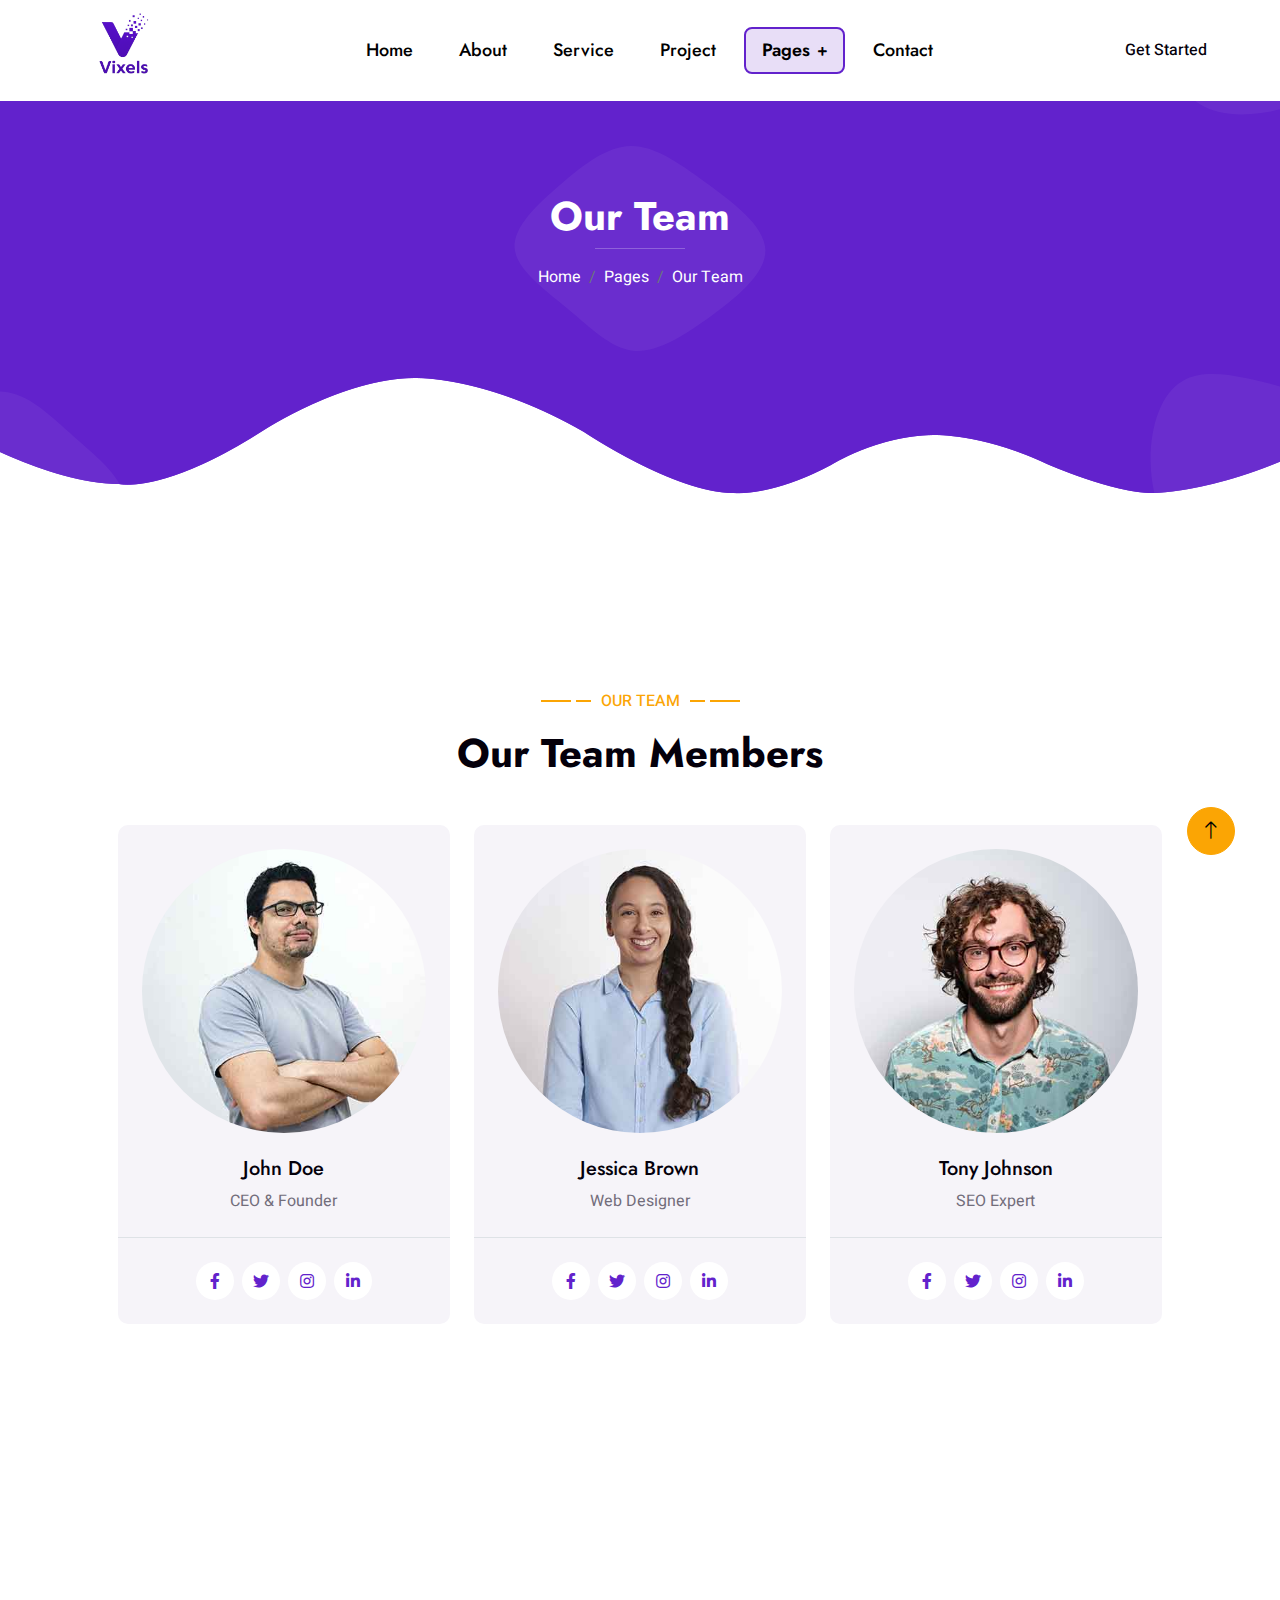
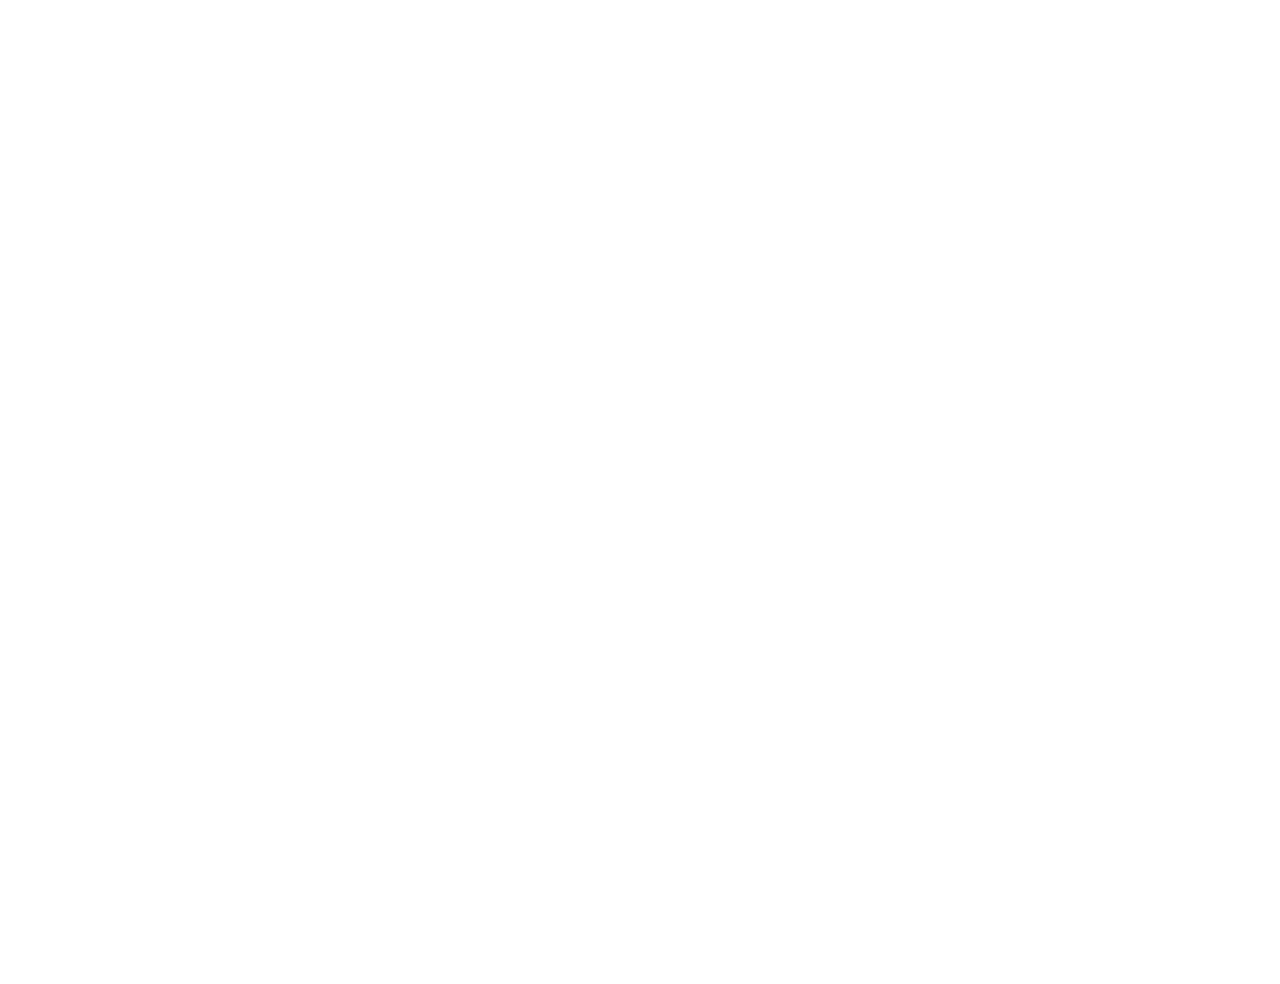
<file: team.html>
<!DOCTYPE html>
<html lang="en">

<head>
    <meta charset="utf-8">
    <title>Vixels - Digital Agency HTML Template</title>
    <meta content="width=device-width, initial-scale=1.0" name="viewport">
    <meta content="" name="keywords">
    <meta content="" name="description">

    <!-- Favicon -->
    <link href="img/favicon.ico" rel="icon">

    <!-- Google Web Fonts -->
    <link rel="preconnect" href="https://fonts.googleapis.com">
    <link rel="preconnect" href="https://fonts.gstatic.com" crossorigin>
    <link href="https://fonts.googleapis.com/css2?family=Heebo:wght@400;500&family=Jost:wght@500;600;700&display=swap" rel="stylesheet"> 

    <!-- Icon Font Stylesheet -->
    <link href="https://cdnjs.cloudflare.com/ajax/libs/font-awesome/5.10.0/css/all.min.css" rel="stylesheet">
    <link href="https://cdn.jsdelivr.net/npm/bootstrap-icons@1.4.1/font/bootstrap-icons.css" rel="stylesheet">

    <!-- Libraries Stylesheet -->
    <link href="lib/animate/animate.min.css" rel="stylesheet">
    <link href="lib/owlcarousel/assets/owl.carousel.min.css" rel="stylesheet">
    <link href="lib/lightbox/css/lightbox.min.css" rel="stylesheet">

    <!-- Customized Bootstrap Stylesheet -->
    <link href="css/bootstrap.min.css" rel="stylesheet">

    <!-- Template Stylesheet -->
    <link href="css/style.css" rel="stylesheet">
</head>

<body>
    <div class="container-xxl bg-white p-0">
        <!-- Spinner Start -->
        <div id="spinner" class="show bg-white position-fixed translate-middle w-100 vh-100 top-50 start-50 d-flex align-items-center justify-content-center">
            <div class="spinner-grow text-primary" style="width: 3rem; height: 3rem;" role="status">
                <span class="sr-only">Loading...</span>
            </div>
        </div>
        <!-- Spinner End -->


        <!-- Navbar & Hero Start -->
        <div class="container-xxl position-relative p-0">
            <nav class="navbar navbar-expand-lg navbar-light px-4 px-lg-5 py-3 py-lg-0">
                <a href="" class="navbar-brand p-0">
                    <img src="img/vixels2.png" alt="Vixels Logo" style="max-height: 100px;">
                    <!-- <h1 class="m-0">Vixels</h1> -->
                </a>
                <button class="navbar-toggler" type="button" data-bs-toggle="collapse" data-bs-target="#navbarCollapse">
                    <span class="fa fa-bars"></span>
                </button>
                <div class="collapse navbar-collapse" id="navbarCollapse">
                    <div class="navbar-nav mx-auto py-0">
                        <a href="index.html" class="nav-item nav-link">Home</a>
                        <a href="about.html" class="nav-item nav-link">About</a>
                        <a href="service.html" class="nav-item nav-link">Service</a>
                        <a href="project.html" class="nav-item nav-link">Project</a>
                        <div class="nav-item dropdown">
                            <a href="#" class="nav-link dropdown-toggle active" data-bs-toggle="dropdown">Pages</a>
                            <div class="dropdown-menu m-0">
                                <a href="team.html" class="dropdown-item active">Our Team</a>
                                <a href="testimonial.html" class="dropdown-item">Testimonial</a>
                                <a href="404.html" class="dropdown-item">404 Page</a>
                            </div>
                        </div>
                        <a href="contact.html" class="nav-item nav-link">Contact</a>
                    </div>
                    <a href="" class="btn rounded-pill py-2 px-4 ms-3 d-none d-lg-block">Get Started</a>
                </div>
            </nav>

            <div class="container-xxl py-5 bg-primary hero-header">
                <div class="container my-5 py-5 px-lg-5">
                    <div class="row g-5 py-5">
                        <div class="col-12 text-center">
                            <h1 class="text-white animated slideInDown">Our Team</h1>
                            <hr class="bg-white mx-auto mt-0" style="width: 90px;">
                            <nav aria-label="breadcrumb">
                                <ol class="breadcrumb justify-content-center">
                                    <li class="breadcrumb-item"><a class="text-white" href="#">Home</a></li>
                                    <li class="breadcrumb-item"><a class="text-white" href="#">Pages</a></li>
                                    <li class="breadcrumb-item text-white active" aria-current="page">Our Team</li>
                                </ol>
                            </nav>
                        </div>
                    </div>
                </div>
            </div>
        </div>
        <!-- Navbar & Hero End -->
        

        <!-- Team Start -->
        <div class="container-xxl py-5">
            <div class="container py-5 px-lg-5">
                <div class="wow fadeInUp" data-wow-delay="0.1s">
                    <p class="section-title text-secondary justify-content-center"><span></span>Our Team<span></span></p>
                    <h1 class="text-center mb-5">Our Team Members</h1>
                </div>
                <div class="row g-4">
                    <div class="col-lg-4 col-md-6 wow fadeInUp" data-wow-delay="0.1s">
                        <div class="team-item bg-light rounded">
                            <div class="text-center border-bottom p-4">
                                <img class="img-fluid rounded-circle mb-4" src="img/team-1.jpg" alt="">
                                <h5>John Doe</h5>
                                <span>CEO & Founder</span>
                            </div>
                            <div class="d-flex justify-content-center p-4">
                                <a class="btn btn-square mx-1" href=""><i class="fab fa-facebook-f"></i></a>
                                <a class="btn btn-square mx-1" href=""><i class="fab fa-twitter"></i></a>
                                <a class="btn btn-square mx-1" href=""><i class="fab fa-instagram"></i></a>
                                <a class="btn btn-square mx-1" href=""><i class="fab fa-linkedin-in"></i></a>
                            </div>
                        </div>
                    </div>
                    <div class="col-lg-4 col-md-6 wow fadeInUp" data-wow-delay="0.3s">
                        <div class="team-item bg-light rounded">
                            <div class="text-center border-bottom p-4">
                                <img class="img-fluid rounded-circle mb-4" src="img/team-2.jpg" alt="">
                                <h5>Jessica Brown</h5>
                                <span>Web Designer</span>
                            </div>
                            <div class="d-flex justify-content-center p-4">
                                <a class="btn btn-square mx-1" href=""><i class="fab fa-facebook-f"></i></a>
                                <a class="btn btn-square mx-1" href=""><i class="fab fa-twitter"></i></a>
                                <a class="btn btn-square mx-1" href=""><i class="fab fa-instagram"></i></a>
                                <a class="btn btn-square mx-1" href=""><i class="fab fa-linkedin-in"></i></a>
                            </div>
                        </div>
                    </div>
                    <div class="col-lg-4 col-md-6 wow fadeInUp" data-wow-delay="0.5s">
                        <div class="team-item bg-light rounded">
                            <div class="text-center border-bottom p-4">
                                <img class="img-fluid rounded-circle mb-4" src="img/team-3.jpg" alt="">
                                <h5>Tony Johnson</h5>
                                <span>SEO Expert</span>
                            </div>
                            <div class="d-flex justify-content-center p-4">
                                <a class="btn btn-square mx-1" href=""><i class="fab fa-facebook-f"></i></a>
                                <a class="btn btn-square mx-1" href=""><i class="fab fa-twitter"></i></a>
                                <a class="btn btn-square mx-1" href=""><i class="fab fa-instagram"></i></a>
                                <a class="btn btn-square mx-1" href=""><i class="fab fa-linkedin-in"></i></a>
                            </div>
                        </div>
                    </div>
                    <div class="col-lg-4 col-md-6 wow fadeInUp" data-wow-delay="0.1s">
                        <div class="team-item bg-light rounded">
                            <div class="text-center border-bottom p-4">
                                <img class="img-fluid rounded-circle mb-4" src="img/team-2.jpg" alt="">
                                <h5>John Doe</h5>
                                <span>CEO & Founder</span>
                            </div>
                            <div class="d-flex justify-content-center p-4">
                                <a class="btn btn-square mx-1" href=""><i class="fab fa-facebook-f"></i></a>
                                <a class="btn btn-square mx-1" href=""><i class="fab fa-twitter"></i></a>
                                <a class="btn btn-square mx-1" href=""><i class="fab fa-instagram"></i></a>
                                <a class="btn btn-square mx-1" href=""><i class="fab fa-linkedin-in"></i></a>
                            </div>
                        </div>
                    </div>
                    <div class="col-lg-4 col-md-6 wow fadeInUp" data-wow-delay="0.3s">
                        <div class="team-item bg-light rounded">
                            <div class="text-center border-bottom p-4">
                                <img class="img-fluid rounded-circle mb-4" src="img/team-3.jpg" alt="">
                                <h5>Jessica Brown</h5>
                                <span>Web Designer</span>
                            </div>
                            <div class="d-flex justify-content-center p-4">
                                <a class="btn btn-square mx-1" href=""><i class="fab fa-facebook-f"></i></a>
                                <a class="btn btn-square mx-1" href=""><i class="fab fa-twitter"></i></a>
                                <a class="btn btn-square mx-1" href=""><i class="fab fa-instagram"></i></a>
                                <a class="btn btn-square mx-1" href=""><i class="fab fa-linkedin-in"></i></a>
                            </div>
                        </div>
                    </div>
                    <div class="col-lg-4 col-md-6 wow fadeInUp" data-wow-delay="0.5s">
                        <div class="team-item bg-light rounded">
                            <div class="text-center border-bottom p-4">
                                <img class="img-fluid rounded-circle mb-4" src="img/team-1.jpg" alt="">
                                <h5>Tony Johnson</h5>
                                <span>SEO Expert</span>
                            </div>
                            <div class="d-flex justify-content-center p-4">
                                <a class="btn btn-square mx-1" href=""><i class="fab fa-facebook-f"></i></a>
                                <a class="btn btn-square mx-1" href=""><i class="fab fa-twitter"></i></a>
                                <a class="btn btn-square mx-1" href=""><i class="fab fa-instagram"></i></a>
                                <a class="btn btn-square mx-1" href=""><i class="fab fa-linkedin-in"></i></a>
                            </div>
                        </div>
                    </div>
                </div>
            </div>
        </div>
        <!-- Team End -->
        

        <!-- Footer Start -->
        <div class="container-fluid bg-primary text-light footer wow fadeIn" data-wow-delay="0.1s">
            <div class="container py-5 px-lg-5">
                <div class="row g-5">
                    <div class="col-md-6 col-lg-3">
                        <p class="section-title text-white h5 mb-4">Address<span></span></p>
                        <p><i class="fa fa-map-marker-alt me-3"></i>123 Street, New York, USA</p>
                        <p><i class="fa fa-phone-alt me-3"></i>+012 345 67890</p>
                        <p><i class="fa fa-envelope me-3"></i>info@example.com</p>
                        <div class="d-flex pt-2">
                            <a class="btn btn-outline-light btn-social" href=""><i class="fab fa-twitter"></i></a>
                            <a class="btn btn-outline-light btn-social" href=""><i class="fab fa-facebook-f"></i></a>
                            <a class="btn btn-outline-light btn-social" href=""><i class="fab fa-instagram"></i></a>
                            <a class="btn btn-outline-light btn-social" href=""><i class="fab fa-linkedin-in"></i></a>
                        </div>
                    </div>
                    <div class="col-md-6 col-lg-3">
                        <p class="section-title text-white h5 mb-4">Quick Link<span></span></p>
                        <a class="btn btn-link" href="">About Us</a>
                        <a class="btn btn-link" href="">Contact Us</a>
                        <a class="btn btn-link" href="">Privacy Policy</a>
                        <a class="btn btn-link" href="">Terms & Condition</a>
                        <a class="btn btn-link" href="">Career</a>
                    </div>
                    <div class="col-md-6 col-lg-3">
                        <p class="section-title text-white h5 mb-4">Gallery<span></span></p>
                        <div class="row g-2">
                            <div class="col-4">
                                <img class="img-fluid" src="img/portfolio-1.jpg" alt="Image">
                            </div>
                            <div class="col-4">
                                <img class="img-fluid" src="img/portfolio-2.jpg" alt="Image">
                            </div>
                            <div class="col-4">
                                <img class="img-fluid" src="img/portfolio-3.jpg" alt="Image">
                            </div>
                            <div class="col-4">
                                <img class="img-fluid" src="img/portfolio-4.jpg" alt="Image">
                            </div>
                            <div class="col-4">
                                <img class="img-fluid" src="img/portfolio-5.jpg" alt="Image">
                            </div>
                            <div class="col-4">
                                <img class="img-fluid" src="img/portfolio-6.jpg" alt="Image">
                            </div>
                        </div>
                    </div>
                    <div class="col-md-6 col-lg-3">
                        <p class="section-title text-white h5 mb-4">Newsletter<span></span></p>
                        <p>Lorem ipsum dolor sit amet elit. Phasellus nec pretium mi. Curabitur facilisis ornare velit non vulpu</p>
                        <div class="position-relative w-100 mt-3">
                            <input class="form-control border-0 rounded-pill w-100 ps-4 pe-5" type="text" placeholder="Your Email" style="height: 48px;">
                            <button type="button" class="btn shadow-none position-absolute top-0 end-0 mt-1 me-2"><i class="fa fa-paper-plane text-primary fs-4"></i></button>
                        </div>
                    </div>
                </div>
            </div>
            <div class="container px-lg-5">
                <div class="copyright">
                    <div class="row">
                        <div class="col-md-6 text-center text-md-start mb-3 mb-md-0">
                            &copy; <a class="border-bottom" href="#">Your Site Name</a>, All Right Reserved. 
							
							<!--/*** This template is free as long as you keep the footer author’s credit link/attribution link/backlink. If you'd like to use the template without the footer author’s credit link/attribution link/backlink, you can purchase the Credit Removal License from "https://htmlcodex.com/credit-removal". Thank you for your support. ***/-->
							Designed By <a class="border-bottom" href="https://htmlcodex.com">HTML Codex</a>
                        </div>
                        <div class="col-md-6 text-center text-md-end">
                            <div class="footer-menu">
                                <a href="">Home</a>
                                <a href="">Cookies</a>
                                <a href="">Help</a>
                                <a href="">FQAs</a>
                            </div>
                        </div>
                    </div>
                </div>
            </div>
        </div>
        <!-- Footer End -->


        <!-- Back to Top -->
        <a href="#" class="btn btn-lg btn-secondary btn-lg-square back-to-top"><i class="bi bi-arrow-up"></i></a>
    </div>

    <!-- JavaScript Libraries -->
    <script src="https://code.jquery.com/jquery-3.4.1.min.js"></script>
    <script src="https://cdn.jsdelivr.net/npm/bootstrap@5.0.0/dist/js/bootstrap.bundle.min.js"></script>
    <script src="lib/wow/wow.min.js"></script>
    <script src="lib/easing/easing.min.js"></script>
    <script src="lib/waypoints/waypoints.min.js"></script>
    <script src="lib/counterup/counterup.min.js"></script>
    <script src="lib/owlcarousel/owl.carousel.min.js"></script>
    <script src="lib/isotope/isotope.pkgd.min.js"></script>
    <script src="lib/lightbox/js/lightbox.min.js"></script>

    <!-- Template Javascript -->
    <script src="js/main.js"></script>
</body>

</html>
</file>
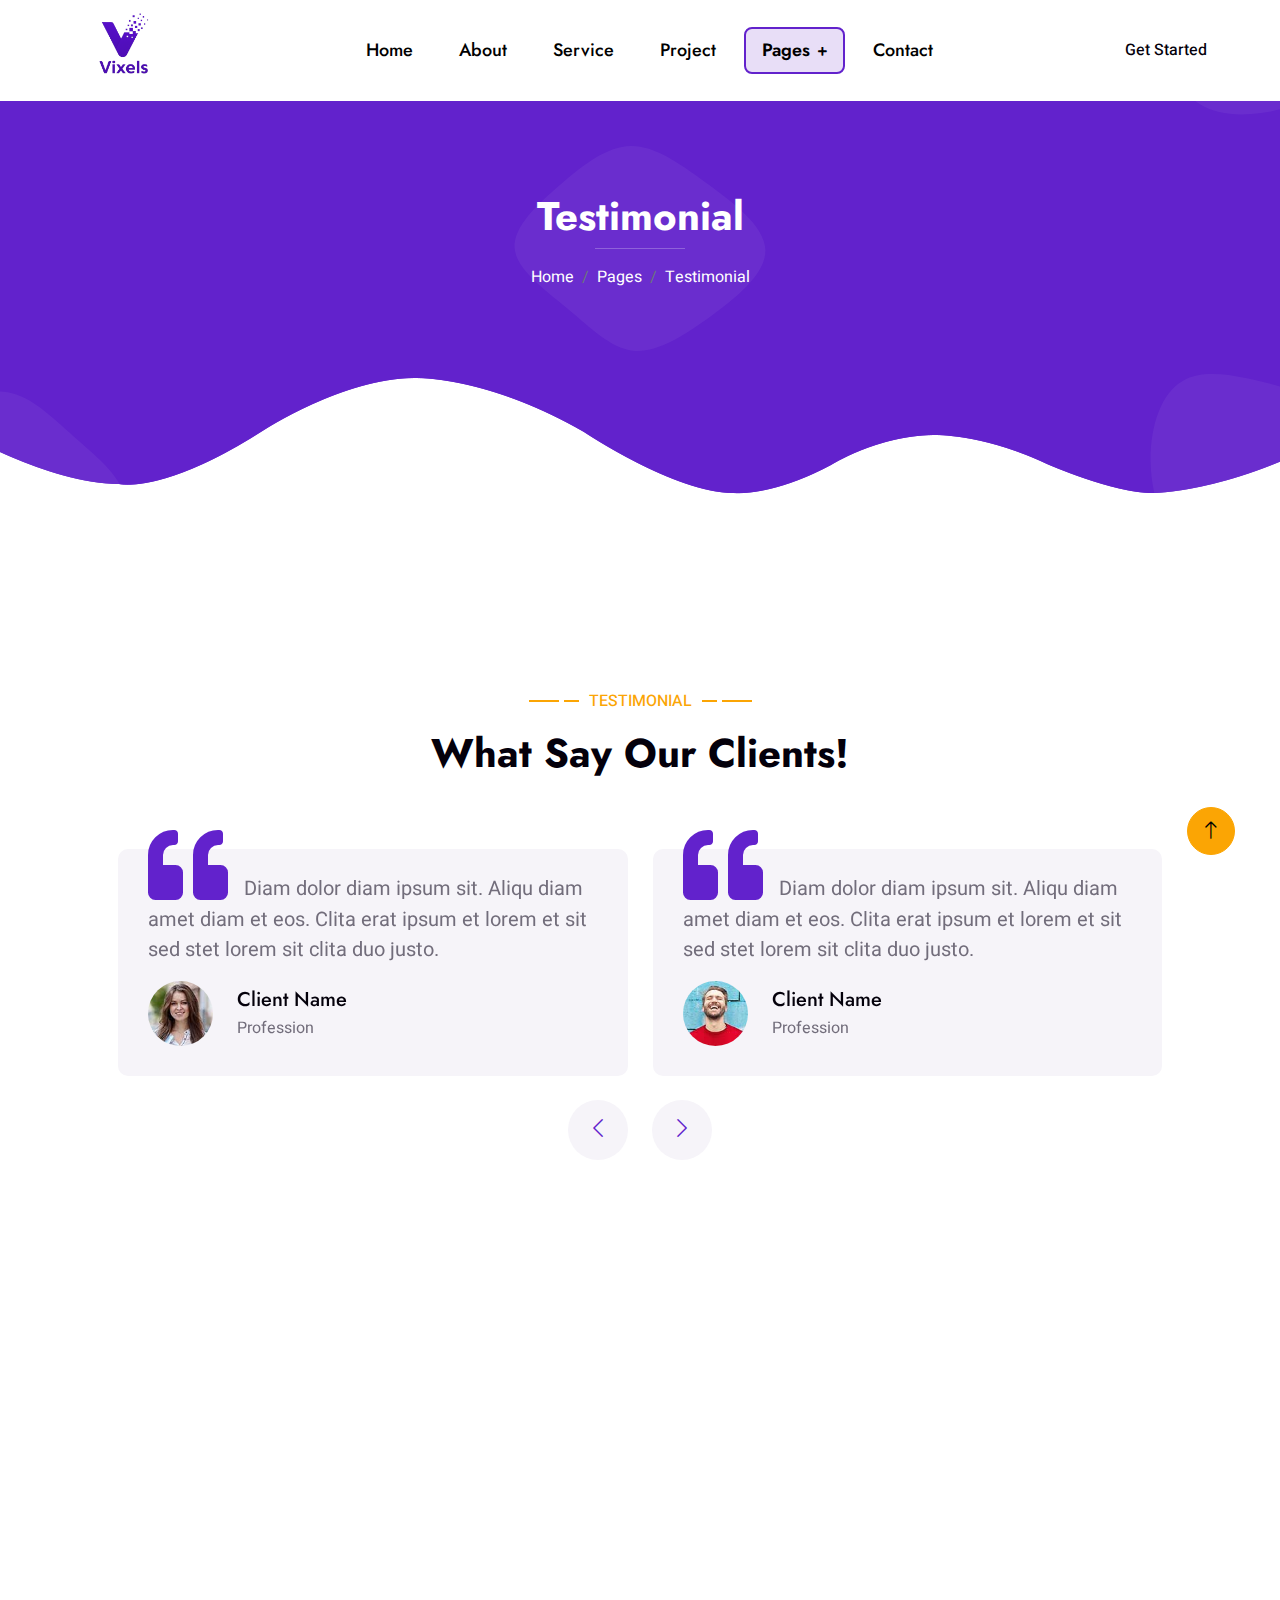
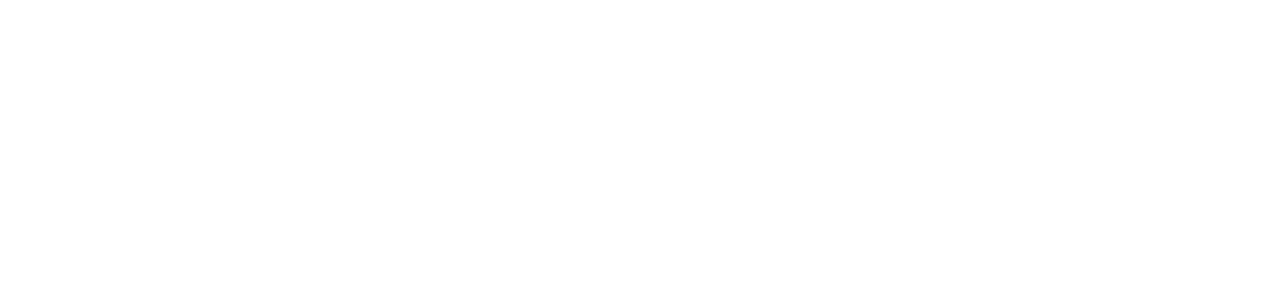
<file: testimonial.html>
<!DOCTYPE html>
<html lang="en">

<head>
    <meta charset="utf-8">
    <title>Vixels - Digital Agency HTML Template</title>
    <meta content="width=device-width, initial-scale=1.0" name="viewport">
    <meta content="" name="keywords">
    <meta content="" name="description">

    <!-- Favicon -->
    <link href="img/favicon.ico" rel="icon">

    <!-- Google Web Fonts -->
    <link rel="preconnect" href="https://fonts.googleapis.com">
    <link rel="preconnect" href="https://fonts.gstatic.com" crossorigin>
    <link href="https://fonts.googleapis.com/css2?family=Heebo:wght@400;500&family=Jost:wght@500;600;700&display=swap" rel="stylesheet"> 

    <!-- Icon Font Stylesheet -->
    <link href="https://cdnjs.cloudflare.com/ajax/libs/font-awesome/5.10.0/css/all.min.css" rel="stylesheet">
    <link href="https://cdn.jsdelivr.net/npm/bootstrap-icons@1.4.1/font/bootstrap-icons.css" rel="stylesheet">

    <!-- Libraries Stylesheet -->
    <link href="lib/animate/animate.min.css" rel="stylesheet">
    <link href="lib/owlcarousel/assets/owl.carousel.min.css" rel="stylesheet">
    <link href="lib/lightbox/css/lightbox.min.css" rel="stylesheet">

    <!-- Customized Bootstrap Stylesheet -->
    <link href="css/bootstrap.min.css" rel="stylesheet">

    <!-- Template Stylesheet -->
    <link href="css/style.css" rel="stylesheet">
</head>

<body>
    <div class="container-xxl bg-white p-0">
        <!-- Spinner Start -->
        <div id="spinner" class="show bg-white position-fixed translate-middle w-100 vh-100 top-50 start-50 d-flex align-items-center justify-content-center">
            <div class="spinner-grow text-primary" style="width: 3rem; height: 3rem;" role="status">
                <span class="sr-only">Loading...</span>
            </div>
        </div>
        <!-- Spinner End -->


        <!-- Navbar & Hero Start -->
        <div class="container-xxl position-relative p-0">
            <nav class="navbar navbar-expand-lg navbar-light px-4 px-lg-5 py-3 py-lg-0">
                <a href="" class="navbar-brand p-0">
                    <img src="img/vixels2.png" alt="Vixels Logo" style="max-height: 100px;">
                    <!-- <h1 class="m-0">Vixels</h1> -->
                </a>
                <button class="navbar-toggler" type="button" data-bs-toggle="collapse" data-bs-target="#navbarCollapse">
                    <span class="fa fa-bars"></span>
                </button>
                <div class="collapse navbar-collapse" id="navbarCollapse">
                    <div class="navbar-nav mx-auto py-0">
                        <a href="index.html" class="nav-item nav-link">Home</a>
                        <a href="about.html" class="nav-item nav-link">About</a>
                        <a href="service.html" class="nav-item nav-link">Service</a>
                        <a href="project.html" class="nav-item nav-link">Project</a>
                        <div class="nav-item dropdown">
                            <a href="#" class="nav-link dropdown-toggle active" data-bs-toggle="dropdown">Pages</a>
                            <div class="dropdown-menu m-0">
                                <a href="team.html" class="dropdown-item">Our Team</a>
                                <a href="testimonial.html" class="dropdown-item active">Testimonial</a>
                                <a href="404.html" class="dropdown-item">404 Page</a>
                            </div>
                        </div>
                        <a href="contact.html" class="nav-item nav-link">Contact</a>
                    </div>
                    <a href="" class="btn rounded-pill py-2 px-4 ms-3 d-none d-lg-block">Get Started</a>
                </div>
            </nav>

            <div class="container-xxl py-5 bg-primary hero-header">
                <div class="container my-5 py-5 px-lg-5">
                    <div class="row g-5 py-5">
                        <div class="col-12 text-center">
                            <h1 class="text-white animated slideInDown">Testimonial</h1>
                            <hr class="bg-white mx-auto mt-0" style="width: 90px;">
                            <nav aria-label="breadcrumb">
                                <ol class="breadcrumb justify-content-center">
                                    <li class="breadcrumb-item"><a class="text-white" href="#">Home</a></li>
                                    <li class="breadcrumb-item"><a class="text-white" href="#">Pages</a></li>
                                    <li class="breadcrumb-item text-white active" aria-current="page">Testimonial</li>
                                </ol>
                            </nav>
                        </div>
                    </div>
                </div>
            </div>
        </div>
        <!-- Navbar & Hero End -->
        

        <!-- Testimonial Start -->
        <div class="container-xxl py-5 wow fadeInUp" data-wow-delay="0.1s">
            <div class="container py-5 px-lg-5">
                <p class="section-title text-secondary justify-content-center"><span></span>Testimonial<span></span></p>
                <h1 class="text-center mb-5">What Say Our Clients!</h1>
                <div class="owl-carousel testimonial-carousel">
                    <div class="testimonial-item bg-light rounded my-4">
                        <p class="fs-5"><i class="fa fa-quote-left fa-4x text-primary mt-n4 me-3"></i>Diam dolor diam ipsum sit. Aliqu diam amet diam et eos. Clita erat ipsum et lorem et sit sed stet lorem sit clita duo justo.</p>
                        <div class="d-flex align-items-center">
                            <img class="img-fluid flex-shrink-0 rounded-circle" src="img/testimonial-1.jpg" style="width: 65px; height: 65px;">
                            <div class="ps-4">
                                <h5 class="mb-1">Client Name</h5>
                                <span>Profession</span>
                            </div>
                        </div>
                    </div>
                    <div class="testimonial-item bg-light rounded my-4">
                        <p class="fs-5"><i class="fa fa-quote-left fa-4x text-primary mt-n4 me-3"></i>Diam dolor diam ipsum sit. Aliqu diam amet diam et eos. Clita erat ipsum et lorem et sit sed stet lorem sit clita duo justo.</p>
                        <div class="d-flex align-items-center">
                            <img class="img-fluid flex-shrink-0 rounded-circle" src="img/testimonial-2.jpg" style="width: 65px; height: 65px;">
                            <div class="ps-4">
                                <h5 class="mb-1">Client Name</h5>
                                <span>Profession</span>
                            </div>
                        </div>
                    </div>
                    <div class="testimonial-item bg-light rounded my-4">
                        <p class="fs-5"><i class="fa fa-quote-left fa-4x text-primary mt-n4 me-3"></i>Diam dolor diam ipsum sit. Aliqu diam amet diam et eos. Clita erat ipsum et lorem et sit sed stet lorem sit clita duo justo.</p>
                        <div class="d-flex align-items-center">
                            <img class="img-fluid flex-shrink-0 rounded-circle" src="img/testimonial-3.jpg" style="width: 65px; height: 65px;">
                            <div class="ps-4">
                                <h5 class="mb-1">Client Name</h5>
                                <span>Profession</span>
                            </div>
                        </div>
                    </div>
                </div>
            </div>
        </div>
        <!-- Testimonial End -->
        

        <!-- Footer Start -->
        <div class="container-fluid bg-primary text-light footer wow fadeIn" data-wow-delay="0.1s">
            <div class="container py-5 px-lg-5">
                <div class="row g-5">
                    <div class="col-md-6 col-lg-3">
                        <p class="section-title text-white h5 mb-4">Address<span></span></p>
                        <p><i class="fa fa-map-marker-alt me-3"></i>123 Street, New York, USA</p>
                        <p><i class="fa fa-phone-alt me-3"></i>+012 345 67890</p>
                        <p><i class="fa fa-envelope me-3"></i>info@example.com</p>
                        <div class="d-flex pt-2">
                            <a class="btn btn-outline-light btn-social" href=""><i class="fab fa-twitter"></i></a>
                            <a class="btn btn-outline-light btn-social" href=""><i class="fab fa-facebook-f"></i></a>
                            <a class="btn btn-outline-light btn-social" href=""><i class="fab fa-instagram"></i></a>
                            <a class="btn btn-outline-light btn-social" href=""><i class="fab fa-linkedin-in"></i></a>
                        </div>
                    </div>
                    <div class="col-md-6 col-lg-3">
                        <p class="section-title text-white h5 mb-4">Quick Link<span></span></p>
                        <a class="btn btn-link" href="">About Us</a>
                        <a class="btn btn-link" href="">Contact Us</a>
                        <a class="btn btn-link" href="">Privacy Policy</a>
                        <a class="btn btn-link" href="">Terms & Condition</a>
                        <a class="btn btn-link" href="">Career</a>
                    </div>
                    <div class="col-md-6 col-lg-3">
                        <p class="section-title text-white h5 mb-4">Gallery<span></span></p>
                        <div class="row g-2">
                            <div class="col-4">
                                <img class="img-fluid" src="img/portfolio-1.jpg" alt="Image">
                            </div>
                            <div class="col-4">
                                <img class="img-fluid" src="img/portfolio-2.jpg" alt="Image">
                            </div>
                            <div class="col-4">
                                <img class="img-fluid" src="img/portfolio-3.jpg" alt="Image">
                            </div>
                            <div class="col-4">
                                <img class="img-fluid" src="img/portfolio-4.jpg" alt="Image">
                            </div>
                            <div class="col-4">
                                <img class="img-fluid" src="img/portfolio-5.jpg" alt="Image">
                            </div>
                            <div class="col-4">
                                <img class="img-fluid" src="img/portfolio-6.jpg" alt="Image">
                            </div>
                        </div>
                    </div>
                    <div class="col-md-6 col-lg-3">
                        <p class="section-title text-white h5 mb-4">Newsletter<span></span></p>
                        <p>Lorem ipsum dolor sit amet elit. Phasellus nec pretium mi. Curabitur facilisis ornare velit non vulpu</p>
                        <div class="position-relative w-100 mt-3">
                            <input class="form-control border-0 rounded-pill w-100 ps-4 pe-5" type="text" placeholder="Your Email" style="height: 48px;">
                            <button type="button" class="btn shadow-none position-absolute top-0 end-0 mt-1 me-2"><i class="fa fa-paper-plane text-primary fs-4"></i></button>
                        </div>
                    </div>
                </div>
            </div>
            <div class="container px-lg-5">
                <div class="copyright">
                    <div class="row">
                        <div class="col-md-6 text-center text-md-start mb-3 mb-md-0">
                            &copy; <a class="border-bottom" href="#">Your Site Name</a>, All Right Reserved. 
							
							<!--/*** This template is free as long as you keep the footer author’s credit link/attribution link/backlink. If you'd like to use the template without the footer author’s credit link/attribution link/backlink, you can purchase the Credit Removal License from "https://htmlcodex.com/credit-removal". Thank you for your support. ***/-->
							Designed By <a class="border-bottom" href="https://htmlcodex.com">HTML Codex</a>
                        </div>
                        <div class="col-md-6 text-center text-md-end">
                            <div class="footer-menu">
                                <a href="">Home</a>
                                <a href="">Cookies</a>
                                <a href="">Help</a>
                                <a href="">FQAs</a>
                            </div>
                        </div>
                    </div>
                </div>
            </div>
        </div>
        <!-- Footer End -->


        <!-- Back to Top -->
        <a href="#" class="btn btn-lg btn-secondary btn-lg-square back-to-top"><i class="bi bi-arrow-up"></i></a>
    </div>

    <!-- JavaScript Libraries -->
    <script src="https://code.jquery.com/jquery-3.4.1.min.js"></script>
    <script src="https://cdn.jsdelivr.net/npm/bootstrap@5.0.0/dist/js/bootstrap.bundle.min.js"></script>
    <script src="lib/wow/wow.min.js"></script>
    <script src="lib/easing/easing.min.js"></script>
    <script src="lib/waypoints/waypoints.min.js"></script>
    <script src="lib/counterup/counterup.min.js"></script>
    <script src="lib/owlcarousel/owl.carousel.min.js"></script>
    <script src="lib/isotope/isotope.pkgd.min.js"></script>
    <script src="lib/lightbox/js/lightbox.min.js"></script>

    <!-- Template Javascript -->
    <script src="js/main.js"></script>
</body>

</html>
</file>
<file: css/style.css>
/********** Template CSS **********/
:root {
    --primary: #6222CC;
    --secondary: #FBA504;
    --light: #F6F4F9;
    --dark: #04000B;
}

/* Make left and right spaces white */
body {
    background-color: white !important;
}

html {
    background-color: white !important;
}


/*** Spinner ***/
#spinner {
    opacity: 0;
    visibility: hidden;
    transition: opacity .5s ease-out, visibility 0s linear .5s;
    z-index: 99999;
}

#spinner.show {
    transition: opacity .5s ease-out, visibility 0s linear 0s;
    visibility: visible;
    opacity: 1;
}

.back-to-top {
    position: fixed;
    display: none;
    right: 45px;
    bottom: 45px;
    z-index: 99;
}


/*** Heading ***/
h1,
h2,
.fw-bold {
    font-weight: 700 !important;
}

h3,
h4,
.fw-semi-bold {
    font-weight: 600 !important;
}

h5,
h6,
.fw-medium {
    font-weight: 500 !important;
}


/*** Button ***/
.btn {
    font-weight: 500;
    transition: .5s;
}

.btn:hover {
    box-shadow: 0 0 10px rgba(0, 0, 0, .5);
}

.btn-square {
    width: 38px;
    height: 38px;
}

.btn-sm-square {
    width: 32px;
    height: 32px;
}

.btn-lg-square {
    width: 48px;
    height: 48px;
}

.btn-square,
.btn-sm-square,
.btn-lg-square {
    padding: 0;
    display: flex;
    align-items: center;
    justify-content: center;
    font-weight: normal;
    border-radius: 50px;
}


/*** Navbar ***/
.navbar {
    transition: background-color 0.3s ease, box-shadow 0.3s ease;
}

.navbar .dropdown-toggle::after {
    border: none;
    content: "\f067";
    font-family: "Font Awesome 5 Free";
    font-size: 10px;
    font-weight: bold;
    vertical-align: middle;
    margin-left: 8px;
}

.navbar-light .navbar-nav .nav-link {
    position: relative;
    margin-right: 25px;
    padding: 35px 0;
    font-family: 'Jost', sans-serif;
    font-size: 18px;
    font-weight: 500;
    color: #000000 !important;
    outline: none;
    transition: .5s;
}

.sticky-top.navbar-light .navbar-nav .nav-link {
    padding: 20px 0;
    color: #000000 !important;
}

.navbar-light .navbar-nav .nav-link:hover,
.navbar-light .navbar-nav .nav-link.active {
    color: var(--secondary) !important;
}

/* Custom navbar styling - always black with purple outline for active */
.navbar-light .navbar-nav .nav-link {
    color: #000000 !important;
    border: 2px solid transparent;
    border-radius: 8px;
    padding: 8px 16px !important;
    margin: 0 5px !important;
    transition: all 0.3s ease;
}

.navbar-light .navbar-nav .nav-link:hover {
    color: #000000 !important;
    border-color: var(--primary);
    background-color: rgba(98, 34, 204, 0.1);
}

.navbar-light .navbar-nav .nav-link.active {
    color: #000000 !important;
    border-color: var(--primary);
    background-color: rgba(98, 34, 204, 0.15);
    font-weight: 600;
}

.sticky-top.navbar-light .navbar-nav .nav-link {
    color: #000000 !important;
    border: 2px solid transparent;
    border-radius: 8px;
    padding: 8px 16px !important;
    margin: 0 5px !important;
}

.sticky-top.navbar-light .navbar-nav .nav-link:hover {
    color: #000000 !important;
    border-color: var(--primary);
    background-color: rgba(98, 34, 204, 0.1);
}

.sticky-top.navbar-light .navbar-nav .nav-link.active {
    color: #000000 !important;
    border-color: var(--primary);
    background-color: rgba(98, 34, 204, 0.15);
    font-weight: 600;
}

.navbar-light .navbar-brand h1 {
    color: #FFFFFF;
}

.navbar-light .navbar-brand img {
    max-height: 60px;
    transition: .5s;
}

.sticky-top.navbar-light .navbar-brand img {
    max-height: 45px;
}

@media (max-width: 991.98px) {
    .navbar-light {
        position: fixed !important;
        top: 0;
        left: 0;
        right: 0;
        width: 100%;
        z-index: 999;
        background: #FFFFFF !important;
        box-shadow: 0 2px 10px rgba(0, 0, 0, 0.1);
    }

    .sticky-top.navbar-light {
        position: fixed !important;
        background: #FFFFFF;
    }

    .navbar-light .navbar-collapse {
        margin-top: 15px;
        border-top: 1px solid #DDDDDD;
    }

    .navbar-light .navbar-nav .nav-link,
    .sticky-top.navbar-light .navbar-nav .nav-link {
        padding: 10px 0;
        margin-left: 0;
        color: var(--dark) !important;
    }

    .navbar-light .navbar-brand h1 {
        color: var(--primary);
    }

    .navbar-light .navbar-brand img {
        max-height: 45px;
    }

    /* Add padding to body to account for fixed navbar on mobile */
    body {
        padding-top: 80px;
    }
}

@media (min-width: 992px) {
    .navbar-light {
        position: absolute;
        width: 100%;
        top: 0;
        left: 0;
        border-bottom: 1px solid rgba(256, 256, 256, .1);
        z-index: 999;
        background: #FFFFFF !important;
    }
    
    .sticky-top.navbar-light {
        position: fixed;
        background: var(--primary);
    }

    .sticky-top.navbar-light .navbar-brand h1 {
        color: #FFFFFF;
    }

    .navbar-light .navbar-nav .nav-item .dropdown-menu {
        display: block;
        border: none;
        margin-top: 0;
        top: 150%;
        opacity: 0;
        visibility: hidden;
        transition: .5s;
    }

    .navbar-light .navbar-nav .nav-item:hover .dropdown-menu {
        top: 100%;
        visibility: visible;
        transition: .5s;
        opacity: 1;
    }

    .navbar-light .btn {
        color: var(--dark);
        background: #FFFFFF;
    }

    .sticky-top.navbar-light .btn {
        color: var(--dark);
        background: var(--secondary);
    }
}


/*** Hero Header ***/
.hero-header {
    margin-bottom: 6rem;
    padding: 18rem 0;
    background:
        url(../img/blob-top-left.png),
        url(../img/blob-top-right.png),
        url(../img/blob-bottom-left.png),
        url(../img/blob-bottom-right.png),
        url(../img/blob-center.png),
        url(../img/bg-bottom.png);
    background-position:
        left 0px top 0px,
        right 0px top 0px,
        left 0px bottom 0px,
        right 0px bottom 0px,
        center center,
        center bottom;
    background-repeat: no-repeat;
}

@media (max-width: 991.98px) {
    .hero-header {
        padding: 6rem 0 9rem 0;
    }
}


/*** Section Title ***/
.section-title {
    position: relative;
    display: flex;
    align-items: center;
    font-weight: 500;
    text-transform: uppercase;
}

.section-title span:first-child,
.section-title span:last-child {
    position: relative;
    display: inline-block;
    margin-right: 30px;
    width: 30px;
    height: 2px;
}

.section-title span:last-child {
    margin-right: 0;
    margin-left: 30px;
}

.section-title span:first-child::after,
.section-title span:last-child::after {
    position: absolute;
    content: "";
    width: 15px;
    height: 2px;
    top: 0;
    right: -20px;
}

.section-title span:last-child::after {
    right: auto;
    left: -20px;
}

.section-title.text-primary span:first-child,
.section-title.text-primary span:last-child,
.section-title.text-primary span:first-child::after,
.section-title.text-primary span:last-child::after {
    background: var(--primary);
}

.section-title.text-secondary span:first-child,
.section-title.text-secondary span:last-child,
.section-title.text-secondary span:first-child::after,
.section-title.text-secondary span:last-child::after {
    background: var(--secondary);
}

.section-title.text-white span:first-child,
.section-title.text-white span:last-child,
.section-title.text-white span:first-child::after,
.section-title.text-white span:last-child::after {
    background: #FFFFFF;
}


/*** Feature ***/
.feature-item {
    transition: .5s;
}

.feature-item:hover {
    margin-top: -15px;
}


/*** About ***/
.progress {
    height: 5px;
}

.progress .progress-bar {
    width: 0px;
    transition: 3s;
}


/*** Fact ***/
.fact {
    margin: 6rem 0;
    background:
        url(../img/blob-top-left.png),
        url(../img/blob-top-right.png),
        url(../img/blob-bottom-left.png),
        url(../img/blob-bottom-right.png),
        url(../img/blob-center.png);
    background-position:
        left 0px top 0px,
        right 0px top 0px,
        left 0px bottom 0px,
        right 0px bottom 0px,
        center center;
    background-repeat: no-repeat;
}


/*** Service ***/
.service-item {
    position: relative;
    padding: 45px 30px;
    background: var(--light);
    overflow: hidden;
    transition: .5s;
}

.service-item:hover {
    margin-top: -15px;
    padding-bottom: 60px;
    background: var(--primary);
}

.service-item .service-icon {
    margin: 0 auto 20px auto;
    width: 100px;
    height: 100px;
    display: flex;
    align-items: center;
    justify-content: center;
    color: var(--light);
    background: url(../img/blob-primary.png) center center no-repeat;
    background-size: contain;
    transition: .5s;
}

.service-item:hover .service-icon {
    color: var(--dark);
    background: url(../img/blob-secondary.png) center center no-repeat;
    background-size: contain;
}

.service-item h5,
.service-item p {
    transition: .5s;
}

.service-item:hover h5,
.service-item:hover p {
    color: #FFFFFF;
}

.service-item a.btn {
    position: absolute;
    bottom: -40px;
    left: 50%;
    transform: translateX(-50%);
    color: var(--primary);
    background: #FFFFFF;
    border-radius: 40px 40px 0 0;
    transition: .5s;
    z-index: 1;
}

.service-item a.btn:hover {
    color: var(--dark);
    background: var(--secondary);
}

.service-item:hover a.btn {
    bottom: 0;
}


/*** Project Portfolio ***/
#portfolio-flters li {
    display: inline-block;
    font-weight: 500;
    color: var(--dark);
    cursor: pointer;
    transition: .5s;
    border-bottom: 2px solid transparent;
}

#portfolio-flters li:hover,
#portfolio-flters li.active {
    color: var(--primary);
    border-color: var(--primary);
}

.portfolio-item img {
    transition: .5s;
}

.portfolio-item:hover img {
    transform: scale(1.1);
}

.portfolio-item .portfolio-overlay {
    position: absolute;
    display: flex;
    align-items: center;
    justify-content: center;
    width: 100%;
    height: 100%;
    top: 0;
    left: 0;
    background: rgba(98, 34, 204, .9);
    transition: .5s;
    opacity: 0;
}

.portfolio-item:hover .portfolio-overlay {
    opacity: 1;
}


/*** Newsletter ***/
.newsletter {
    margin: 6rem 0;
    background:
        url(../img/blob-top-left.png),
        url(../img/blob-top-right.png),
        url(../img/blob-bottom-left.png),
        url(../img/blob-bottom-right.png),
        url(../img/blob-center.png);
    background-position:
        left 0px top 0px,
        right 0px top 0px,
        left 0px bottom 0px,
        right 0px bottom 0px,
        center center;
    background-repeat: no-repeat;
}


/*** Testimonial ***/
.testimonial-carousel .testimonial-item {
    padding: 0 30px 30px 30px;
}

.testimonial-carousel .owl-nav {
    display: flex;
    justify-content: center;
}

.testimonial-carousel .owl-nav .owl-prev,
.testimonial-carousel .owl-nav .owl-next {
    margin: 0 12px;
    width: 60px;
    height: 60px;
    display: flex;
    align-items: center;
    justify-content: center;
    color: var(--primary);
    background: var(--light);
    border-radius: 60px;
    font-size: 22px;
    transition: .5s;
}

.testimonial-carousel .owl-nav .owl-prev:hover,
.testimonial-carousel .owl-nav .owl-next:hover {
    color: #FFFFFF;
    background: var(--primary);
    box-shadow: 0 0 10px rgba(0, 0, 0, .5);
}


/*** Team ***/
.team-item .btn {
    color: var(--primary);
    background: #FFFFFF;
}

.team-item .btn:hover {
    color: #FFFFFF;
    background: var(--primary);
}


/*** Footer ***/
.footer {
    margin-top: 6rem;
    padding-top: 9rem;
    background:
        url(../img/bg-top.png),
        url(../img/map.png);
    background-position:
        center top,
        center center;
    background-repeat: no-repeat;
}

.footer .btn.btn-social {
    margin-right: 5px;
    width: 40px;
    height: 40px;
    display: flex;
    align-items: center;
    justify-content: center;
    color: var(--light);
    border: 1px solid rgba(256, 256, 256, .1);
    border-radius: 40px;
    transition: .3s;
}

.footer .btn.btn-social:hover {
    color: var(--primary);
}

.footer .btn.btn-link {
    display: block;
    margin-bottom: 10px;
    padding: 0;
    text-align: left;
    color: var(--light);
    font-weight: normal;
    transition: .3s;
}

.footer .btn.btn-link::before {
    position: relative;
    content: "\f105";
    font-family: "Font Awesome 5 Free";
    font-weight: 900;
    margin-right: 10px;
}

.footer .btn.btn-link:hover {
    letter-spacing: 1px;
    box-shadow: none;
    color: var(--secondary);
}

.footer .copyright {
    padding: 25px 0;
    font-size: 14px;
    border-top: 1px solid rgba(256, 256, 256, .1);
}

.footer .copyright a {
    color: var(--light);
}

.footer .footer-menu a {
    margin-right: 15px;
    padding-right: 15px;
    border-right: 1px solid rgba(255, 255, 255, .1);
}

.footer .footer-menu a:last-child {
    margin-right: 0;
    padding-right: 0;
    border-right: none;
}

.footer .copyright a:hover,
.footer .footer-menu a:hover {
    color: var(--secondary);
}
</file>
<file: css/rtl.css>
/* RTL Support for Arabic Language */
[dir="rtl"] {
    text-align: right;
}

[dir="rtl"] .navbar-nav {
    flex-direction: row-reverse;
}

[dir="rtl"] .service-widget .row {
    flex-direction: row-reverse;
}

[dir="rtl"] .service-content {
    text-align: right;
}

[dir="rtl"] .service-icon-widget {
    text-align: left;
}

[dir="rtl"] .form-floating > label {
    right: 0.75rem;
    left: auto;
}

[dir="rtl"] .btn {
    text-align: center;
}

[dir="rtl"] .dropdown-menu {
    right: 0;
    left: auto;
}

/* Language Switcher Styles */
.language-switcher .dropdown-toggle {
    border: 1px solid rgba(255,255,255,0.2);
    color: white;
    background: transparent;
}

.language-switcher .dropdown-toggle:hover {
    background: rgba(255,255,255,0.1);
    border-color: rgba(255,255,255,0.3);
}

.language-switcher .dropdown-menu {
    min-width: 150px;
}

.language-switcher .dropdown-item {
    padding: 8px 16px;
    font-size: 14px;
}

.language-switcher .dropdown-item:hover {
    background-color: #f8f9fa;
}

/* RTL specific adjustments */
[dir="rtl"] .language-switcher {
    margin-left: 0;
    margin-right: 1rem;
}
</file>
